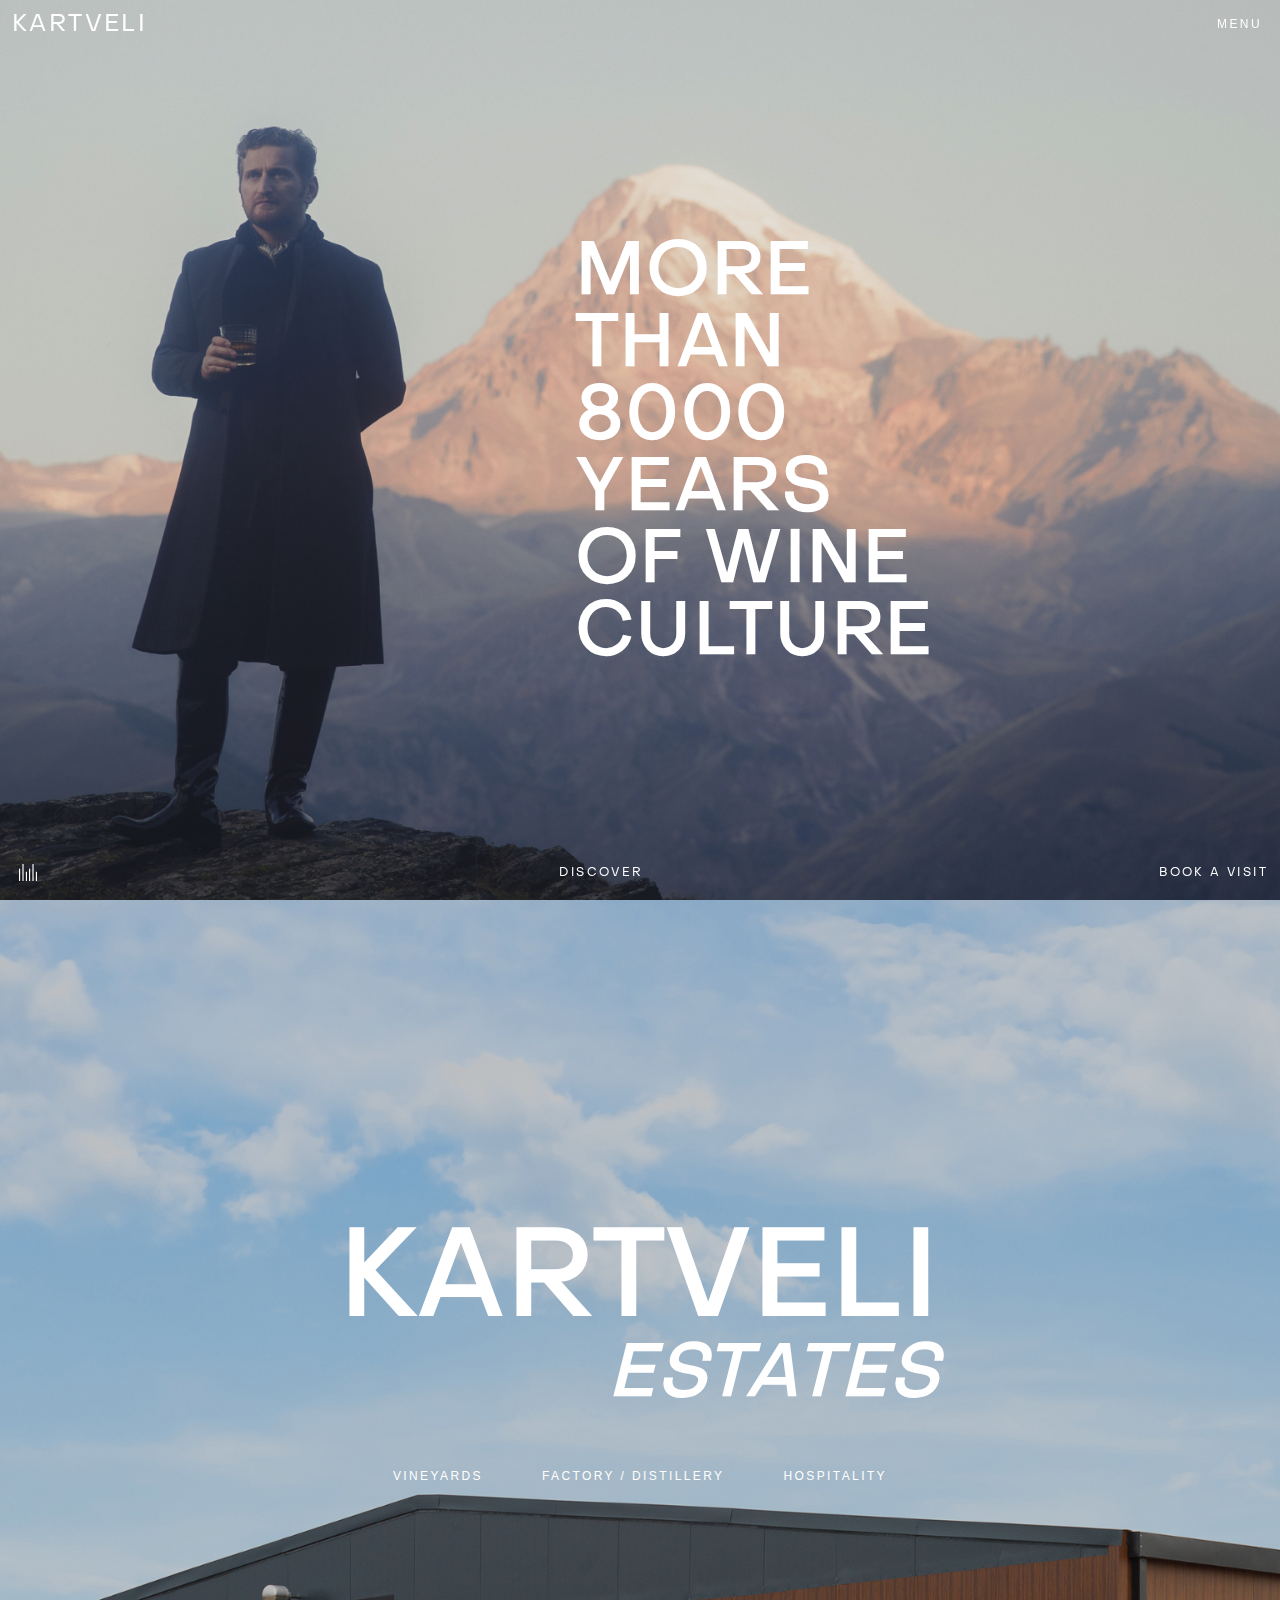
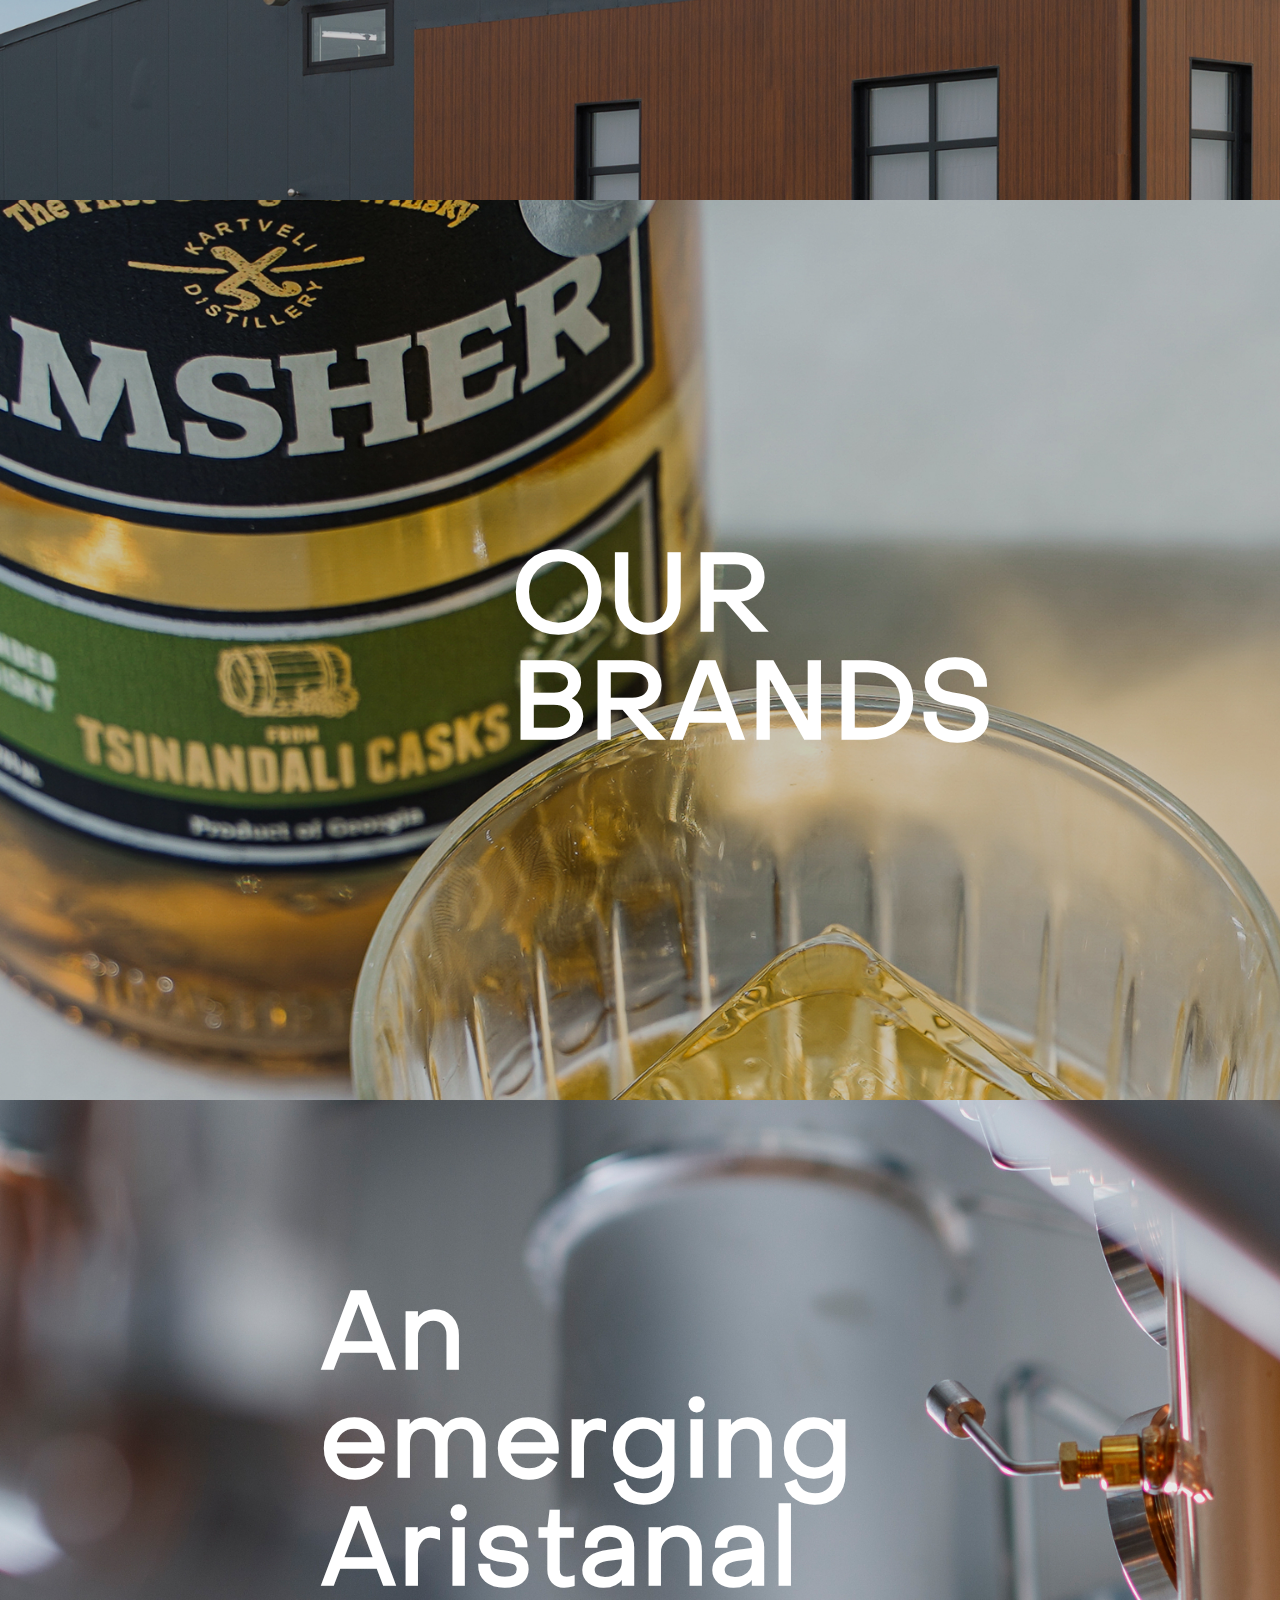
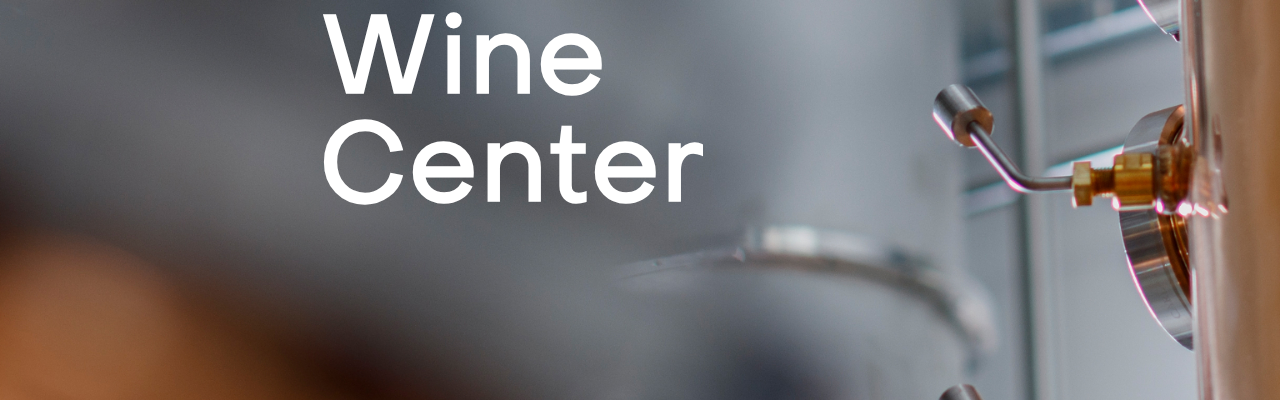
<file: index.html>
<!DOCTYPE html>
<html lang="en">
  <head>
    <meta charset="UTF-8" />
    <meta http-equiv="X-UA-Compatible" content="IE=edge" />
    <meta name="viewport" content="width=device-width, initial-scale=1.0" />
    <link rel="stylesheet" href="./css/main.css" />
    <title>Document</title>
  </head>
  <body>
    <header>
      <div class="line">
        <a href="index.html"> <h1>KARTVELI</h1></a>
        <button id="nav">MENU</button>
      </div>
      <nav id="navbar">
        <ul>
          <li class="empty-li"></li>
          <li class="empty-li"></li>
          <li class="empty-li"></li>
          <li class="empty-li"></li>
          <li class="empty-li"></li>
          <li class="empty-li"></li>
          <li><a href="index.html">HOME</a></li>
          <li><a href="blog.html">BLOG</a></li>
          <li><a href="history.html">HISTORY</a></li>
          <li><a href="strategy.html">STRATEGY</a></li>
          <li><a href="brands.html">OUR BRANDS</a></li>
          <li><a href="estate.html">ESTATE</a></li>
        </ul>
        <div class="flex space-between nav-bottom align-center">
          <div class="flex align-center">
            <img src="./assets/images/instagram.svg" />
            <img src="./assets/images/twitter.svg" />
            <img src="./assets/images/facebook.svg" />
            <a href="contact.html" class="pl-2">CONTACT</a>
          </div>
          <div>
            <a href="#">EN</a>
            <a href="#">GE</a>
          </div>
        </div>
      </nav>
    </header>

    <section class="container section-1">
      <p>More than 8000 Years of Wine Culture</p>
    </section>
    <section class="container section-2">
      <div class="center-box">
        <p class="main-header">KARTVELI</p>
        <p class="italic-comment">Estates</p>
        <div class="flex space-evenly pt-5 mob-but">
          <button class="primary-button">VINEYARDS</button>
          <button class="primary-button">FACTORY / DISTILLERY</button>
          <button class="primary-button">HOSPITALITY</button>
        </div>
      </div>
    </section>

    <section class="container section-3">
      <div class="center-box">
        <p class="main-header">OUR BRANDS</p>
      </div>
    </section>
    <section class="container section-4">
      <div class="center-box">
        <p class="main-header">An emerging Aristanal Wine Center</p>
      </div>
    </section>
    <section class="sticky-bottom flex align-center">
      <img src="./assets/images/sound.svg" />
      <p>DISCOVER</p>
      <p>BOOK A VISIT</p>
    </section>
  </body>
  <script
    src="https://cdnjs.cloudflare.com/ajax/libs/jquery/3.6.0/jquery.min.js"
    integrity="sha512-894YE6QWD5I59HgZOGReFYm4dnWc1Qt5NtvYSaNcOP+u1T9qYdvdihz0PPSiiqn/+/3e7Jo4EaG7TubfWGUrMQ=="
    crossorigin="anonymous"
    referrerpolicy="no-referrer"
  ></script>
  <script src="./js/index.js"></script>
</html>
</file>
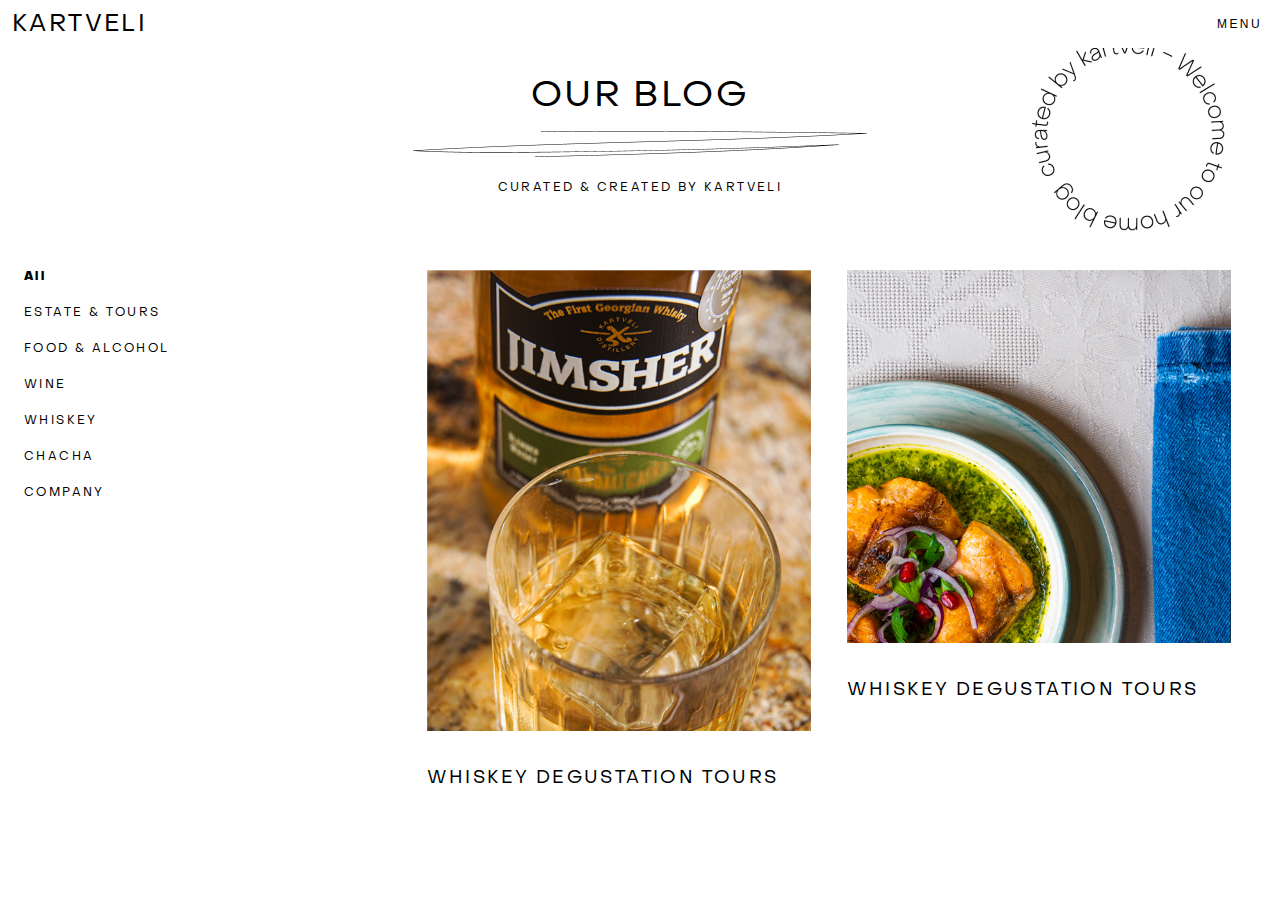
<file: blog.html>
<!DOCTYPE html>
<html lang="en">
  <head>
    <meta charset="UTF-8" />
    <meta http-equiv="X-UA-Compatible" content="IE=edge" />
    <meta name="viewport" content="width=device-width, initial-scale=1.0" />
    <link rel="stylesheet" href="./css/main.css" />
    <title>Document</title>
  </head>
  <body>
    <header class="black">
      <div class="line">
        <a href="index.html"> <h1>KARTVELI</h1></a>
        <button id="nav">MENU</button>
      </div>
      <nav id="navbar">
        <ul>
          <li class="empty-li"></li>
          <li class="empty-li"></li>
          <li class="empty-li"></li>
          <li class="empty-li"></li>
          <li class="empty-li"></li>
          <li class="empty-li"></li>
          <li><a href="index.html">HOME</a></li>
          <li><a href="blog.html">BLOG</a></li>
          <li><a href="history.html">HISTORY</a></li>
          <li><a href="strategy.html">STRATEGY</a></li>
          <li><a href="brands.html">OUR BRANDS</a></li>
          <li><a href="estate.html">ESTATE</a></li>
        </ul>
        <div class="flex space-between nav-bottom align-center">
          <div class="flex align-center">
            <img loading="lazy" src="./assets/images/instagram.svg" />
            <img loading="lazy" src="./assets/images/twitter.svg" />
            <img loading="lazy" src="./assets/images/facebook.svg" />
            <a href="contact.html" class="pl-2">CONTACT</a>
          </div>
          <div>
            <a href="#">EN</a>
            <a href="#">GE</a>
          </div>
        </div>
      </nav>
    </header>

    <section class="quarter-container blog-header">
      <h1>OUR BLOG</h1>
      <img class="line" loading="lazy" src="./assets/images/blog/lines.png" />
      <h2>CURATED & created by kartveli</h2>
      <img
        loading="lazy"
        class="blog-circle"
        src="./assets/images/blog/circletext.png"
      />
    </section>
    <section class="half-container blog">
      <div class="categories">
        <ul>
          <li class="active"><a href="?category=all">All</a></li>
          <li><a href="?category=estate">ESTATE & TOURS</a></li>
          <li><a href="?category=food">FOOD & ALCOHOL</a></li>
          <li><a href="?category=wine">WINE</a></li>
          <li><a href="?category=whiskey">WHISKEY</a></li>
          <li><a href="?category=chacha">CHACHA</a></li>
          <li><a href="?category=company">COMPANY</a></li>
        </ul>
      </div>
      <div class="blogs-container">
        <div class="blogpost">
          <a href="blogpost.html">
            <img
              loading="lazy"
              src="./assets/images/blog/1.png"
              alt="Blog post image"
            />
          </a>
          <a href="blogpost.html"> <p>WHiskey degustation Tours</p></a>
        </div>
        <div class="blogpost">
          <a href="blogpost.html">
            <img
              loading="lazy"
              src="./assets/images/blog/2.png"
              alt="Blog post image"
            />
          </a>
          <a href="blogpost.html"> <p>WHiskey degustation Tours</p></a>
        </div>
      </div>
    </section>
  </body>
  <script
    src="https://cdnjs.cloudflare.com/ajax/libs/jquery/3.6.0/jquery.min.js"
    integrity="sha512-894YE6QWD5I59HgZOGReFYm4dnWc1Qt5NtvYSaNcOP+u1T9qYdvdihz0PPSiiqn/+/3e7Jo4EaG7TubfWGUrMQ=="
    crossorigin="anonymous"
    referrerpolicy="no-referrer"
  ></script>
  <script src="./js/index.js"></script>
</html>
</file>
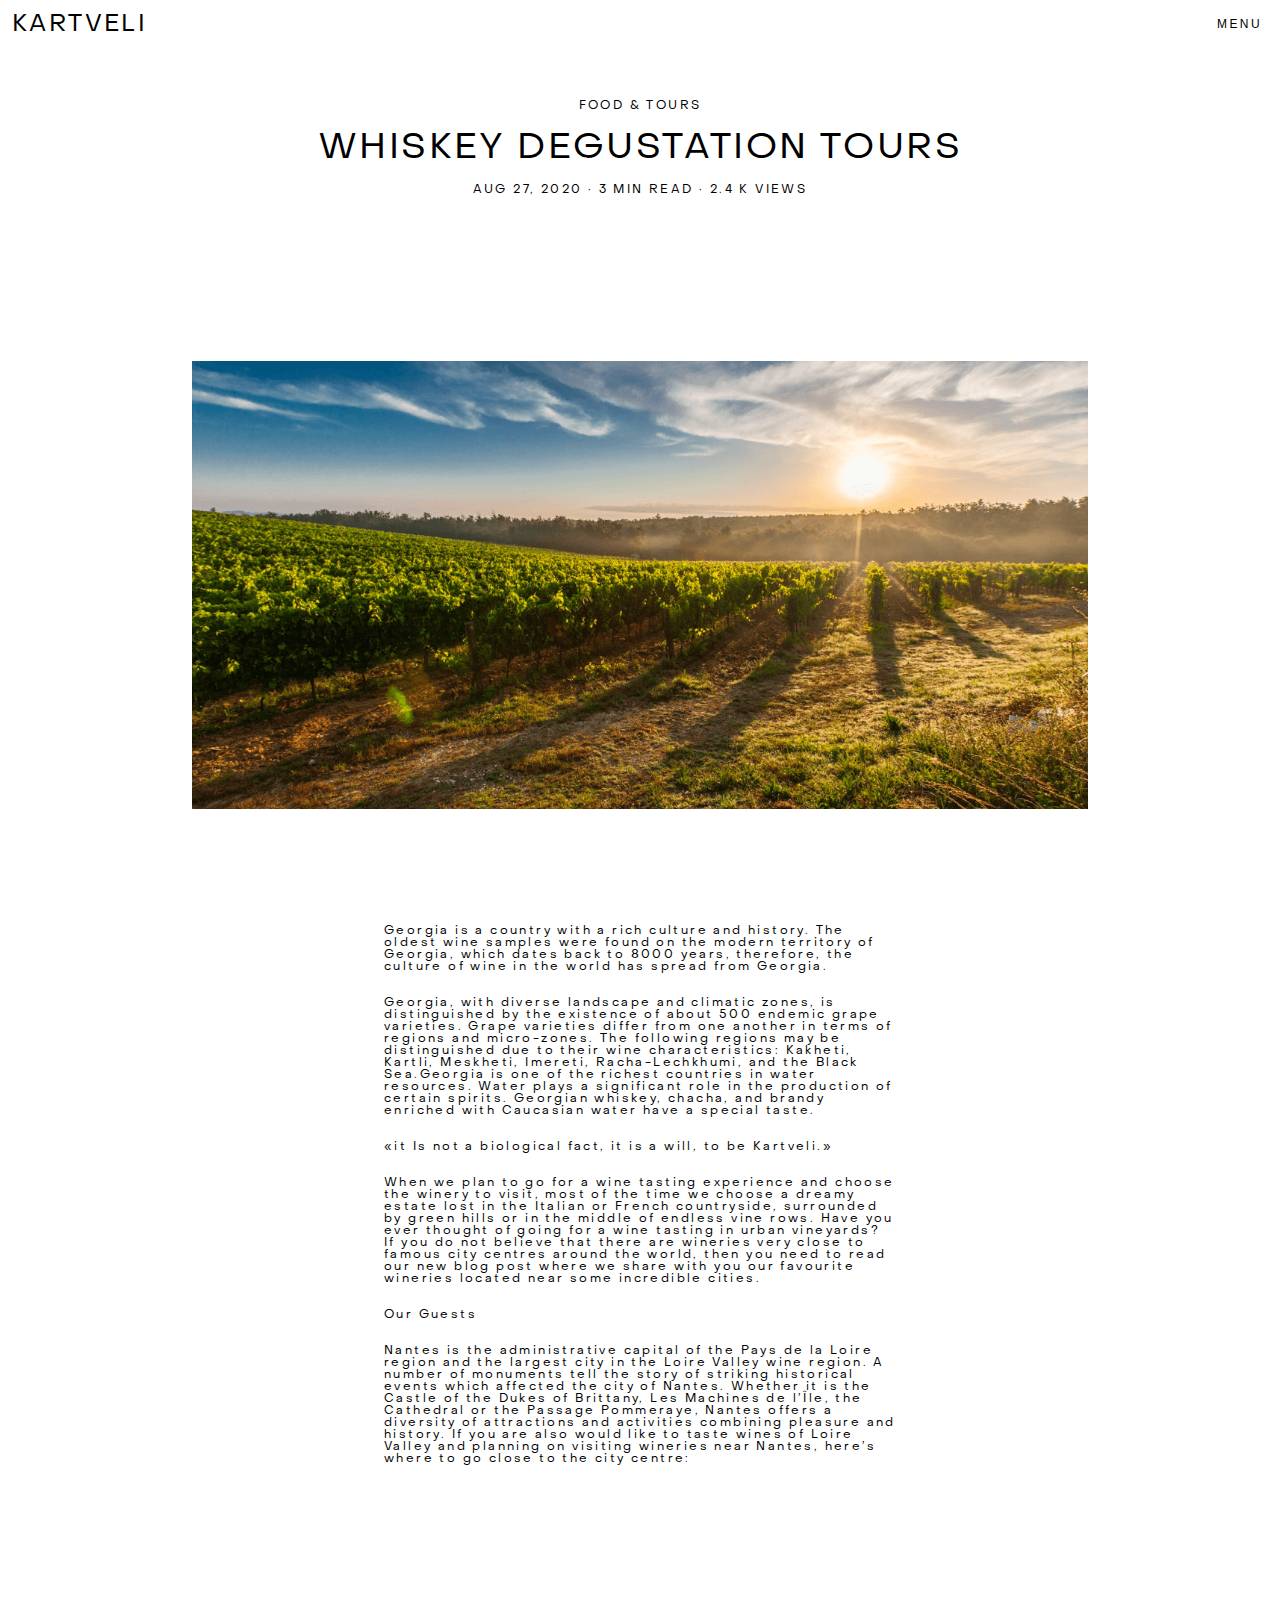
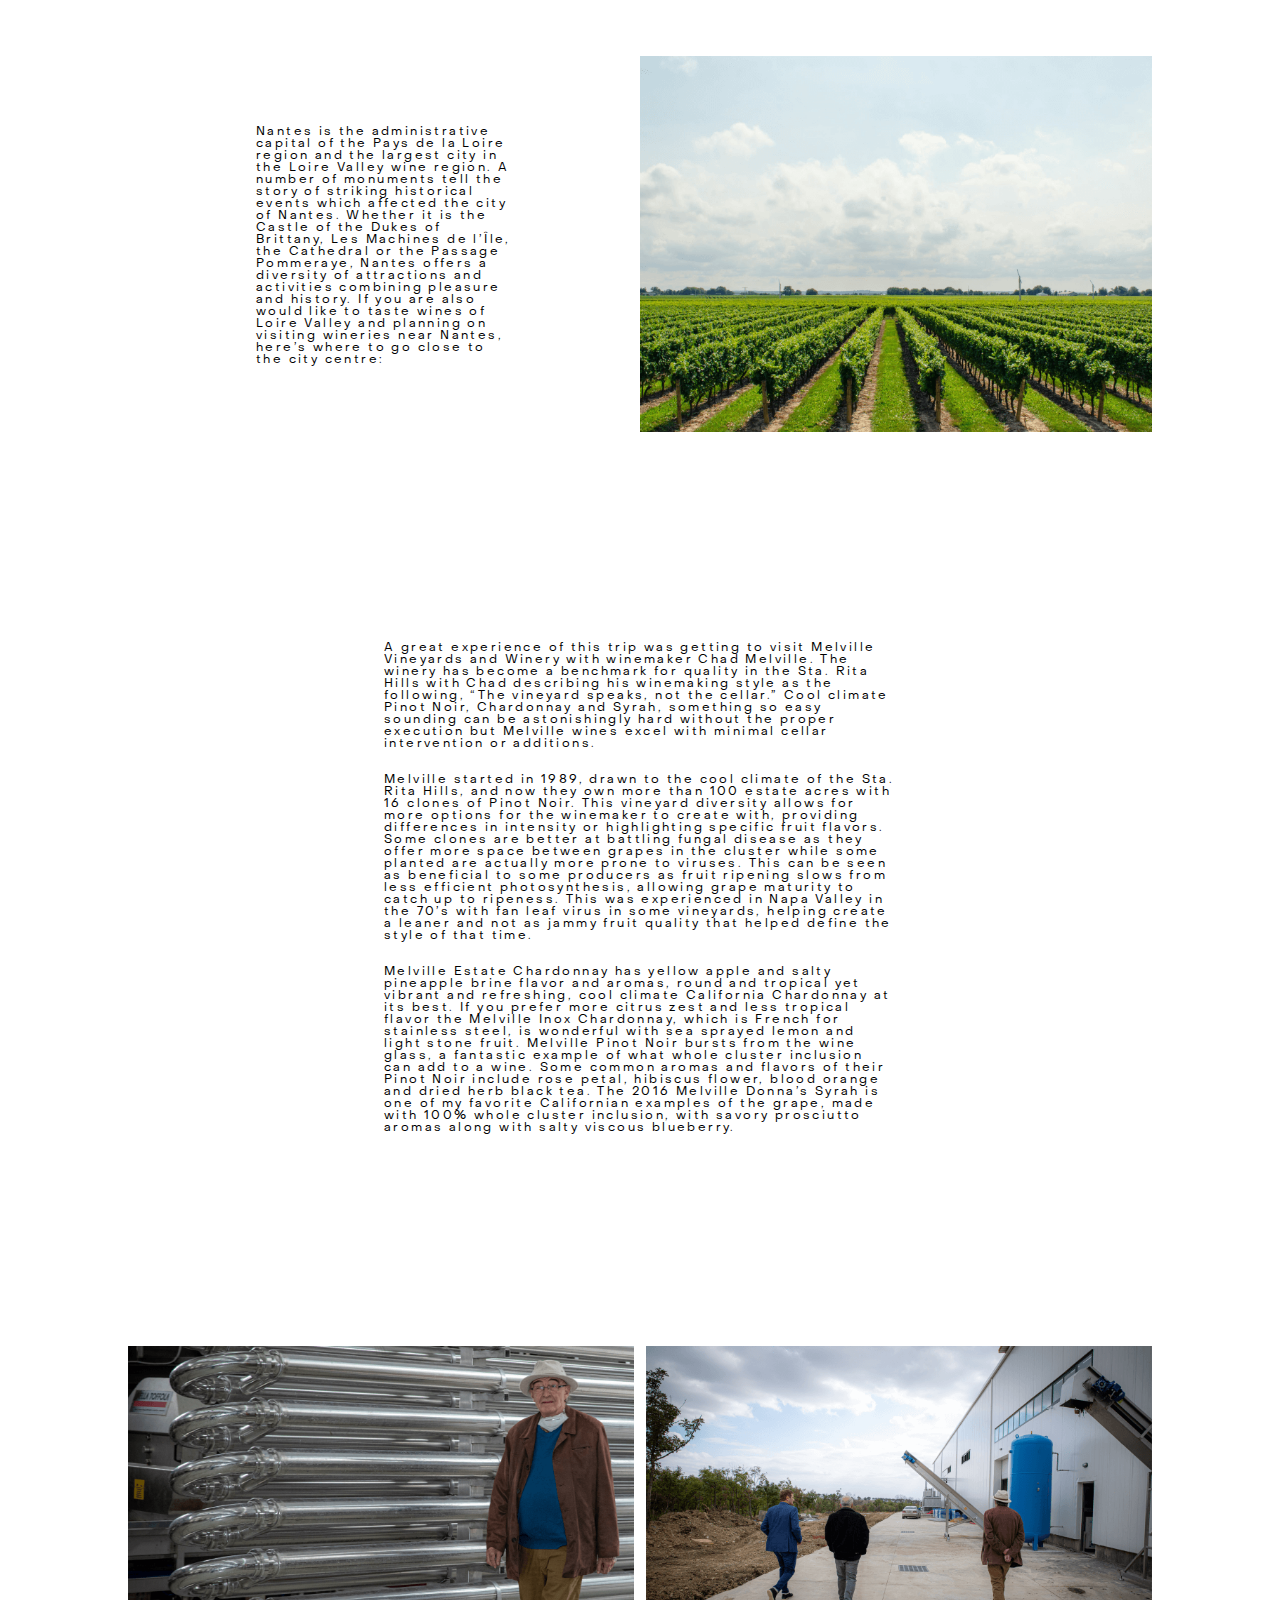
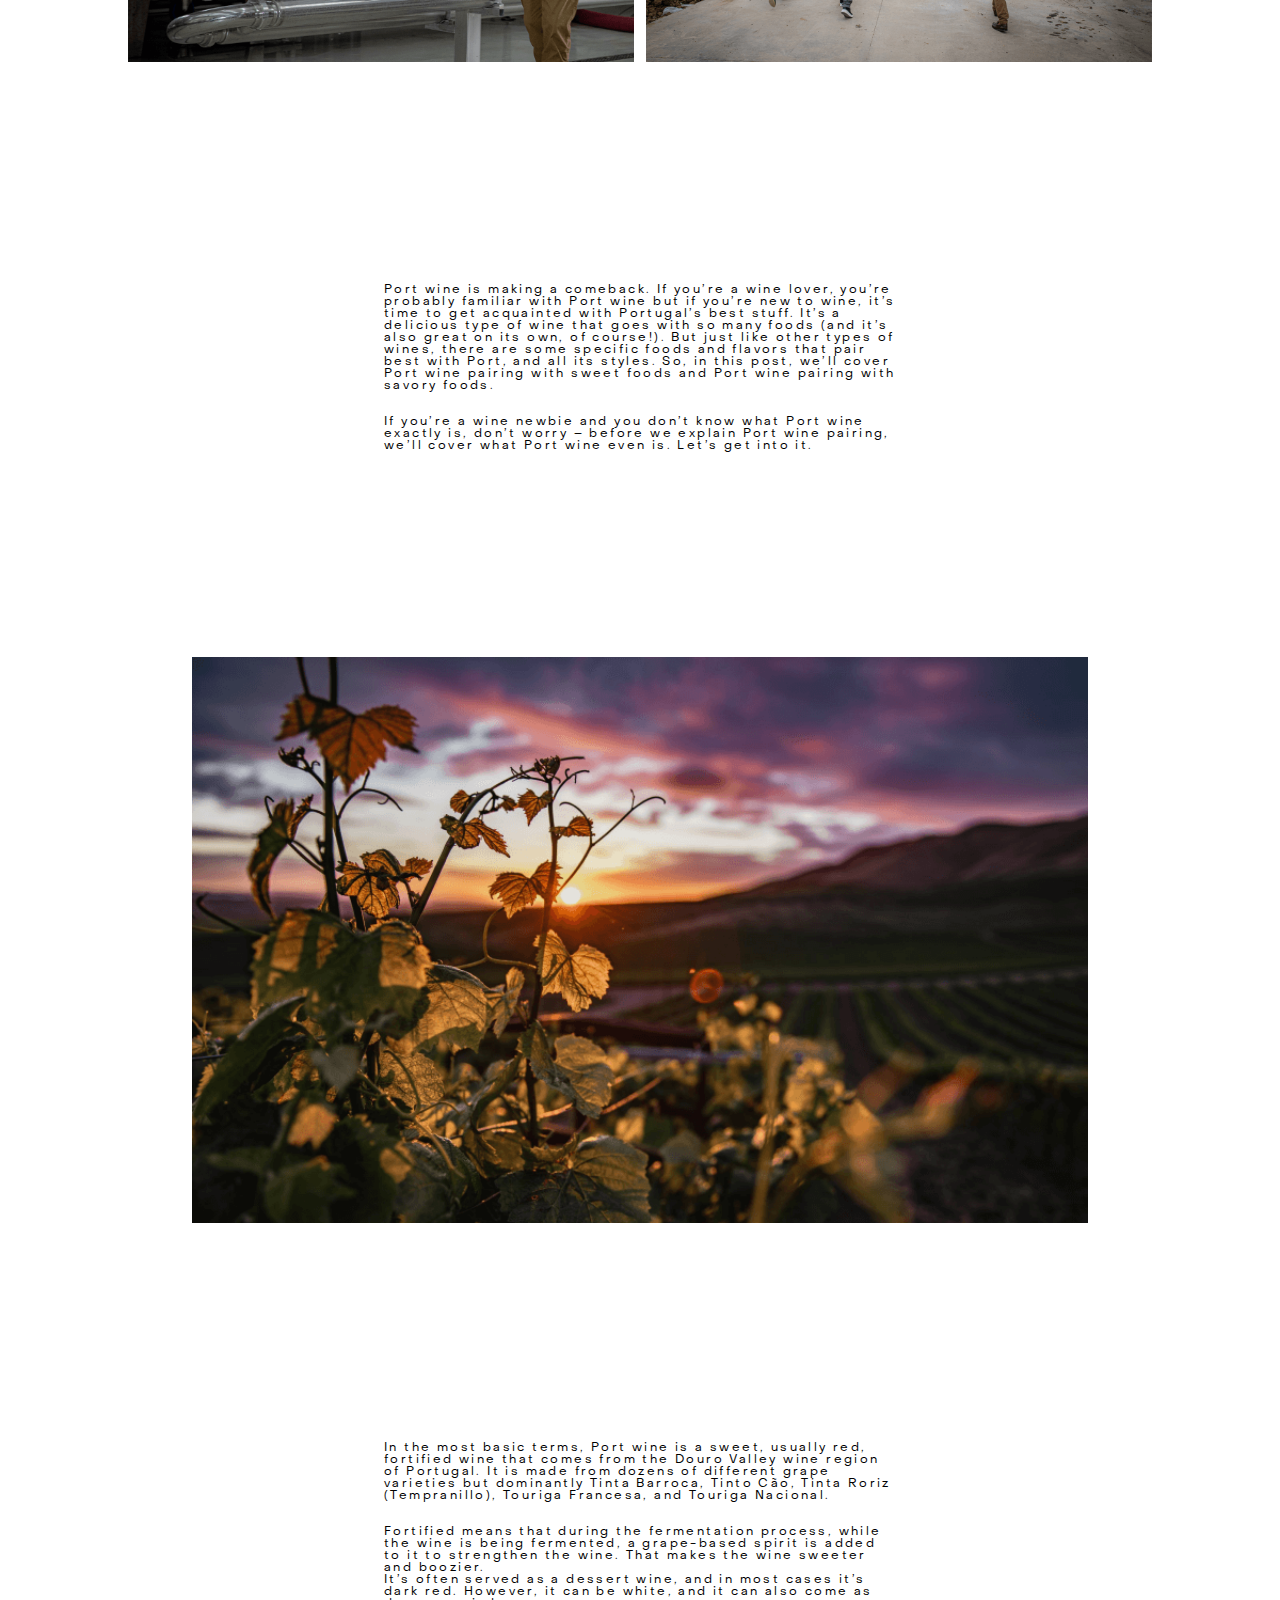
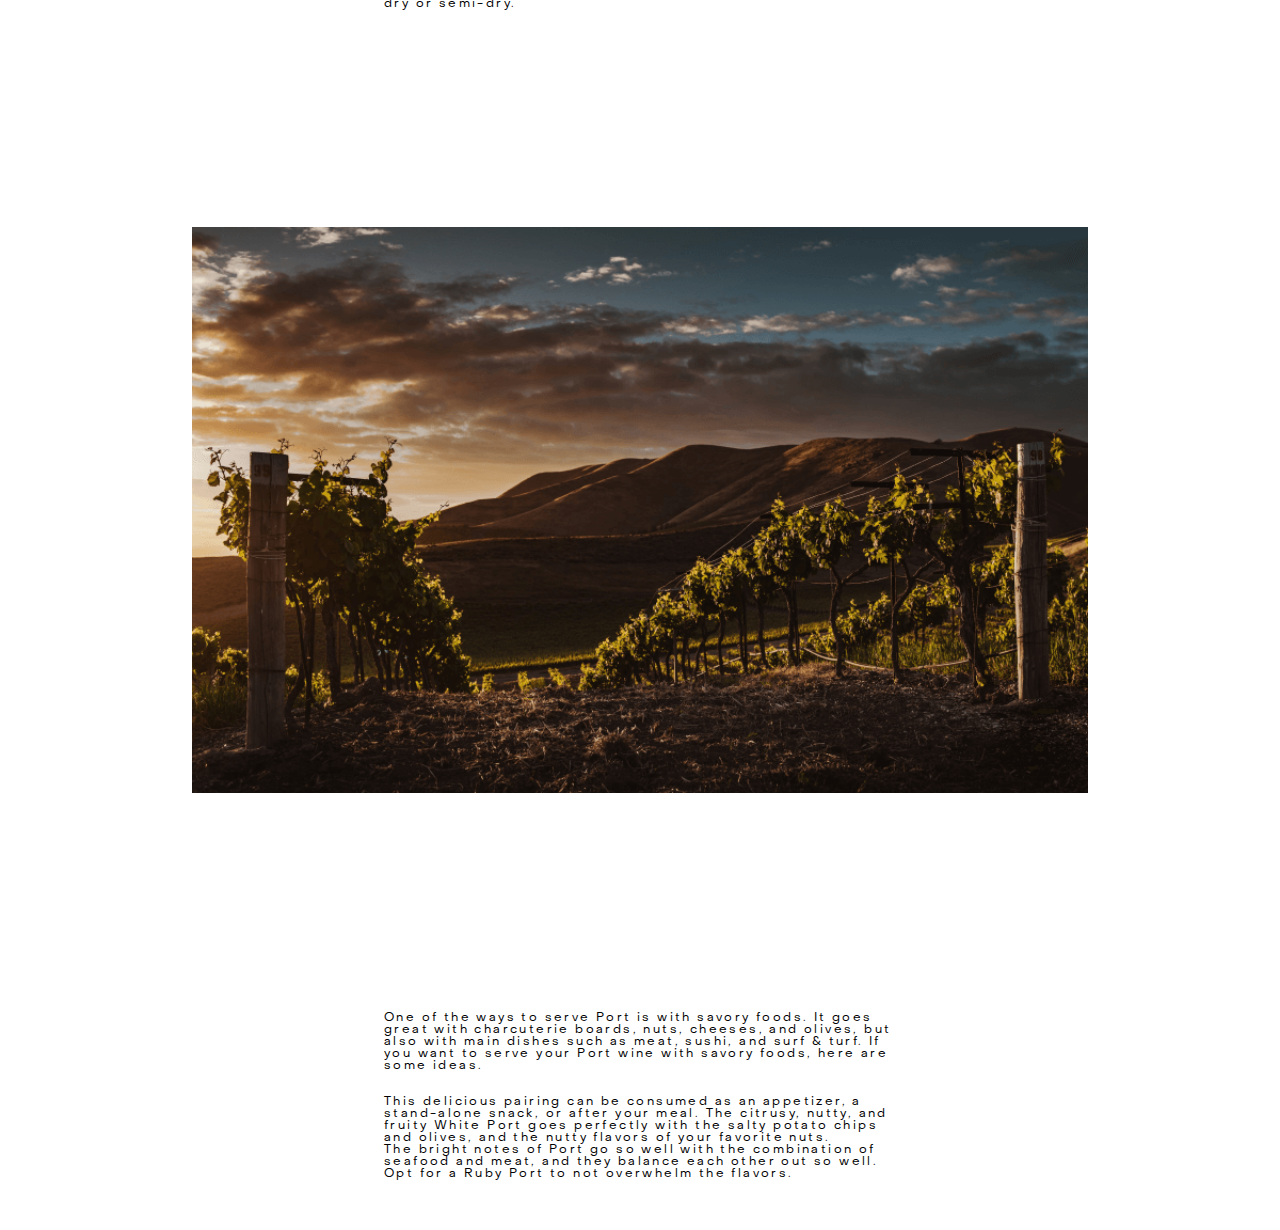
<file: blogpost.html>
<!DOCTYPE html>
<html lang="en">
  <head>
    <meta charset="UTF-8" />
    <meta http-equiv="X-UA-Compatible" content="IE=edge" />
    <meta name="viewport" content="width=device-width, initial-scale=1.0" />
    <link rel="stylesheet" href="./css/main.css" />
    <title>Document</title>
  </head>
  <body>
    <header class="black">
      <div class="line">
        <a href="index.html"> <h1>KARTVELI</h1></a>
        <button id="nav">MENU</button>
      </div>
      <nav id="navbar">
        <ul>
          <li class="empty-li"></li>
          <li class="empty-li"></li>
          <li class="empty-li"></li>
          <li class="empty-li"></li>
          <li class="empty-li"></li>
          <li class="empty-li"></li>
          <li><a href="index.html">HOME</a></li>
          <li><a href="blog.html">BLOG</a></li>
          <li><a href="history.html">HISTORY</a></li>
          <li><a href="strategy.html">STRATEGY</a></li>
          <li><a href="brands.html">OUR BRANDS</a></li>
          <li><a href="estate.html">ESTATE</a></li>
        </ul>
        <div class="flex space-between nav-bottom align-center">
          <div class="flex align-center">
            <img loading="lazy" src="./assets/images/instagram.svg" />
            <img loading="lazy" src="./assets/images/twitter.svg" />
            <img loading="lazy" src="./assets/images/facebook.svg" />
            <a href="contact.html" class="pl-2">CONTACT</a>
          </div>
          <div>
            <a href="#">EN</a>
            <a href="#">GE</a>
          </div>
        </div>
      </nav>
    </header>

    <section class="quarter-container blogpost-header">
      <h2>FOOD & TOURS</h2>
      <h1>WHiskey degustation Tours</h1>
      <p>Aug 27, 2020 · 3 min read · 2.4 K Views</p>
    </section>
    <section class="half-container blogpost-container blogpost-1">
      <img
        src="./assets/images/blogpost/1.png"
        alt="blogpost-container image"
      />
    </section>
    <section class="half-container blogpost-container blogpost-2">
      <p>
        Georgia is a country with a rich culture and history. The oldest wine
        samples were found on the modern territory of Georgia, which dates back
        to 8000 years, therefore, the culture of wine in the world has spread
        from Georgia.
      </p>
      <p>
        Georgia, with diverse landscape and climatic zones, is distinguished by
        the existence of about 500 endemic grape varieties. Grape varieties
        differ from one another in terms of regions and micro-zones. The
        following regions may be distinguished due to their wine
        characteristics: Kakheti, Kartli, Meskheti, Imereti, Racha-Lechkhumi,
        and the Black Sea.Georgia is one of the richest countries in water
        resources. Water plays a significant role in the production of certain
        spirits. Georgian whiskey, chacha, and brandy enriched with Caucasian
        water have a special taste.
      </p>
      <p>«it Is not a biological fact, it is a will, to be Kartveli.»</p>
      <p>
        When we plan to go for a wine tasting experience and choose the winery
        to visit, most of the time we choose a dreamy estate lost in the Italian
        or French countryside, surrounded by green hills or in the middle of
        endless vine rows. Have you ever thought of going for a wine tasting in
        urban vineyards? If you do not believe that there are wineries very
        close to famous city centres around the world, then you need to read our
        new blog post where we share with you our favourite wineries located
        near some incredible cities.
      </p>
      <p>Our Guests</p>
      <p>
        Nantes is the administrative capital of the Pays de la Loire region and
        the largest city in the Loire Valley wine region. A number of monuments
        tell the story of striking historical events which affected the city of
        Nantes. Whether it is the Castle of the Dukes of Brittany, Les Machines
        de l’Île, the Cathedral or the Passage Pommeraye, Nantes offers a
        diversity of attractions and activities combining pleasure and history.
        If you are also would like to taste wines of Loire Valley and planning
        on visiting wineries near Nantes, here’s where to go close to the city
        centre:
      </p>
    </section>
    <section class="half-container blogpost-container blogpost-3">
      <div class="left">
        <p>
          Nantes is the administrative capital of the Pays de la Loire region
          and the largest city in the Loire Valley wine region. A number of
          monuments tell the story of striking historical events which affected
          the city of Nantes. Whether it is the Castle of the Dukes of Brittany,
          Les Machines de l’Île, the Cathedral or the Passage Pommeraye, Nantes
          offers a diversity of attractions and activities combining pleasure
          and history. If you are also would like to taste wines of Loire Valley
          and planning on visiting wineries near Nantes, here’s where to go
          close to the city centre:
        </p>
      </div>
      <div class="right">
        <img
          src="./assets/images/blogpost/2.png"
          alt="blogpost-container image"
        />
      </div>
    </section>
    <section class="half-container blogpost-container blogpost-4">
      <p>
        A great experience of this trip was getting to visit Melville Vineyards
        and Winery with winemaker Chad Melville. The winery has become a
        benchmark for quality in the Sta. Rita Hills with Chad describing his
        winemaking style as the following, “The vineyard speaks, not the
        cellar.” Cool climate Pinot Noir, Chardonnay and Syrah, something so
        easy sounding can be astonishingly hard without the proper execution but
        Melville wines excel with minimal cellar intervention or additions.
      </p>
      <p>
        Melville started in 1989, drawn to the cool climate of the Sta. Rita
        Hills, and now they own more than 100 estate acres with 16 clones of
        Pinot Noir. This vineyard diversity allows for more options for the
        winemaker to create with, providing differences in intensity or
        highlighting specific fruit flavors. Some clones are better at battling
        fungal disease as they offer more space between grapes in the cluster
        while some planted are actually more prone to viruses. This can be seen
        as beneficial to some producers as fruit ripening slows from less
        efficient photosynthesis, allowing grape maturity to catch up to
        ripeness. This was experienced in Napa Valley in the 70’s with fan leaf
        virus in some vineyards, helping create a leaner and not as jammy fruit
        quality that helped define the style of that time.
      </p>
      <p>
        Melville Estate Chardonnay has yellow apple and salty pineapple brine
        flavor and aromas, round and tropical yet vibrant and refreshing, cool
        climate California Chardonnay at its best. If you prefer more citrus
        zest and less tropical flavor the Melville Inox Chardonnay, which is
        French for stainless steel, is wonderful with sea sprayed lemon and
        light stone fruit. Melville Pinot Noir bursts from the wine glass, a
        fantastic example of what whole cluster inclusion can add to a wine.
        Some common aromas and flavors of their Pinot Noir include rose petal,
        hibiscus flower, blood orange and dried herb black tea. The 2016
        Melville Donna’s Syrah is one of my favorite Californian examples of the
        grape, made with 100% whole cluster inclusion, with savory prosciutto
        aromas along with salty viscous blueberry.
      </p>
    </section>
    <section class="half-container blogpost-container blogpost-5">
      <div class="left">
        <img
          src="./assets/images/blogpost/3.png"
          alt="blogpost-container image"
        />
      </div>
      <div class="right">
        <img
          src="./assets/images/blogpost/4.png"
          alt="blogpost-container image"
        />
      </div>
    </section>
    <section class="quarter-container blogpost-container blogpost-4">
      <p>
        Port wine is making a comeback. If you’re a wine lover, you’re probably
        familiar with Port wine but if you’re new to wine, it’s time to get
        acquainted with Portugal’s best stuff. It’s a delicious type of wine
        that goes with so many foods (and it’s also great on its own, of
        course!). But just like other types of wines, there are some specific
        foods and flavors that pair best with Port, and all its styles. So, in
        this post, we’ll cover Port wine pairing with sweet foods and Port wine
        pairing with savory foods.
      </p>
      <p>
        If you’re a wine newbie and you don’t know what Port wine exactly is,
        don’t worry – before we explain Port wine pairing, we’ll cover what Port
        wine even is. Let’s get into it.
      </p>
    </section>
    <section class="container blogpost-container blogpost-1">
      <img src="./assets/images/blogpost/5.png" alt="" />
    </section>
    <section class="quarter-container blogpost-container blogpost-4">
      <p>
        In the most basic terms, Port wine is a sweet, usually red, fortified
        wine that comes from the Douro Valley wine region of Portugal. It is
        made from dozens of different grape varieties but dominantly Tinta
        Barroca, Tinto Cão, Tinta Roriz (Tempranillo), Touriga Francesa, and
        Touriga Nacional.
      </p>
      <p>
        Fortified means that during the fermentation process, while the wine is
        being fermented, a grape-based spirit is added to it to strengthen the
        wine. That makes the wine sweeter and boozier.
      </p>
      It’s often served as a dessert wine, and in most cases it’s dark red.
      However, it can be white, and it can also come as dry or semi-dry.
      <p></p>
    </section>
    <section class="container blogpost-container blogpost-1">
      <img src="./assets/images/blogpost/6.png" alt="" />
    </section>
    <section class="quarter-container blogpost-container blogpost-4">
      <p>
        One of the ways to serve Port is with savory foods. It goes great with
        charcuterie boards, nuts, cheeses, and olives, but also with main dishes
        such as meat, sushi, and surf & turf. If you want to serve your Port
        wine with savory foods, here are some ideas.
      </p>
      <p>
        This delicious pairing can be consumed as an appetizer, a stand-alone
        snack, or after your meal. The citrusy, nutty, and fruity White Port
        goes perfectly with the salty potato chips and olives, and the nutty
        flavors of your favorite nuts.
      </p>
      The bright notes of Port go so well with the combination of seafood and
      meat, and they balance each other out so well. Opt for a Ruby Port to not
      overwhelm the flavors.

      <p></p>
    </section>
  </body>
  <script
    src="https://cdnjs.cloudflare.com/ajax/libs/jquery/3.6.0/jquery.min.js"
    integrity="sha512-894YE6QWD5I59HgZOGReFYm4dnWc1Qt5NtvYSaNcOP+u1T9qYdvdihz0PPSiiqn/+/3e7Jo4EaG7TubfWGUrMQ=="
    crossorigin="anonymous"
    referrerpolicy="no-referrer"
  ></script>
  <script src="./js/index.js"></script>
</html>
</file>
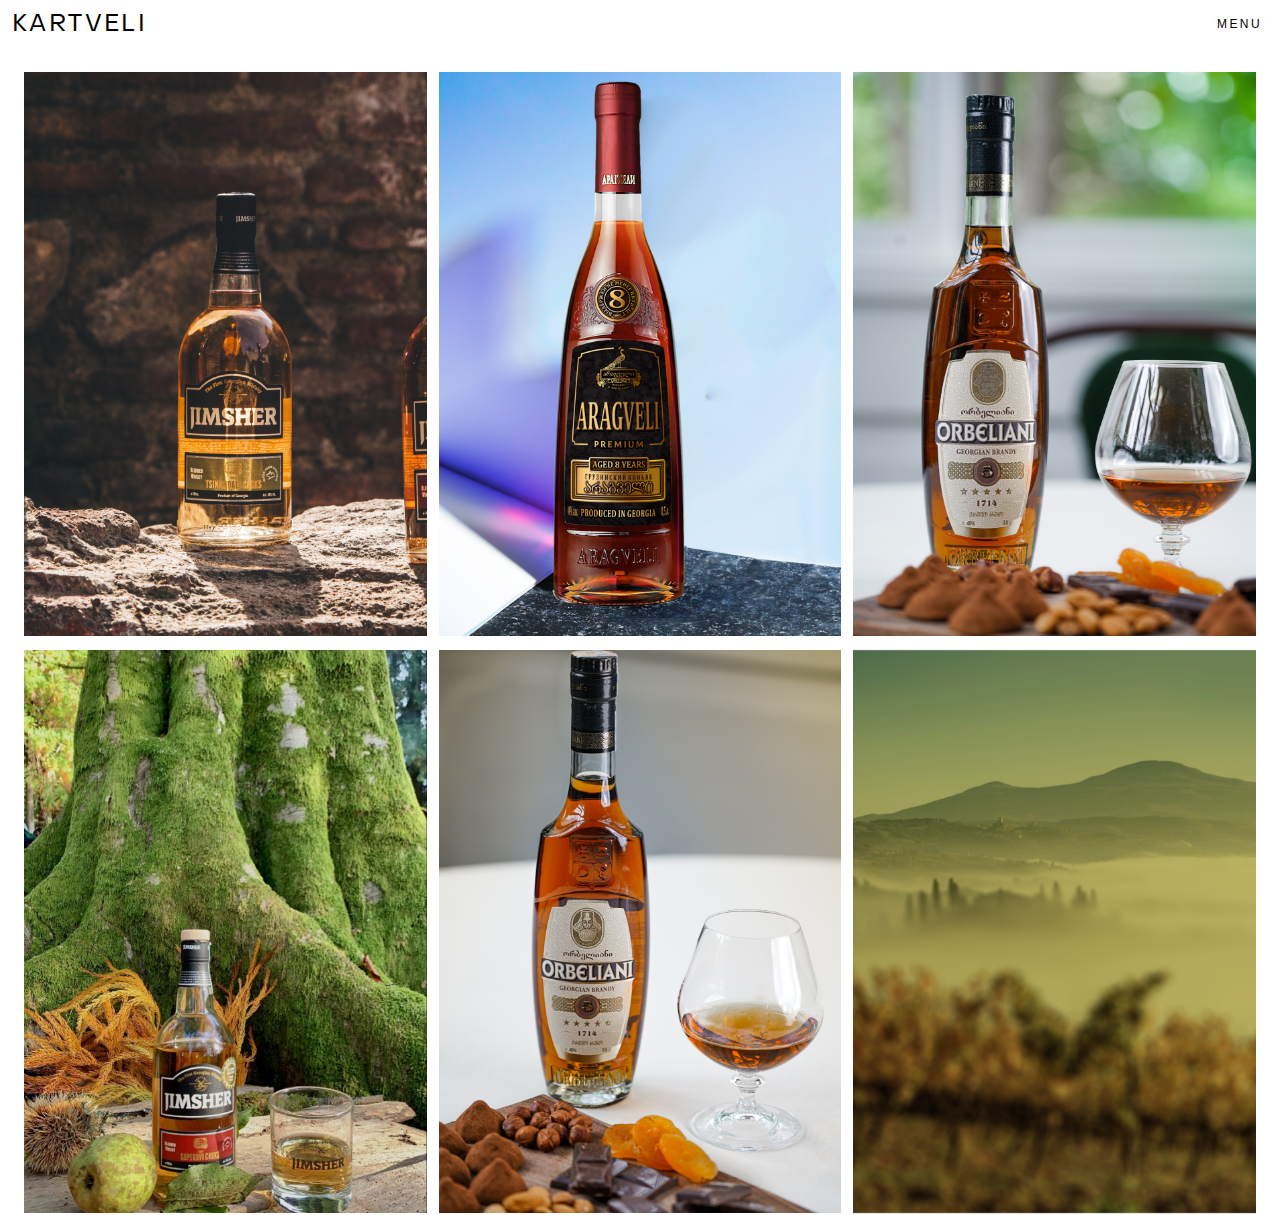
<file: brands.html>
<!DOCTYPE html>
<html lang="en">
  <head>
    <meta charset="UTF-8" />
    <meta http-equiv="X-UA-Compatible" content="IE=edge" />
    <meta name="viewport" content="width=device-width, initial-scale=1.0" />
    <link rel="stylesheet" href="./css/main.css" />
    <title>Document</title>
  </head>
  <body>
    <header class="black">
      <div class="line">
        <a href="index.html"> <h1>KARTVELI</h1></a>
        <button id="nav">MENU</button>
      </div>
      <nav id="navbar">
        <ul>
          <li class="empty-li"></li>
          <li class="empty-li"></li>
          <li class="empty-li"></li>
          <li class="empty-li"></li>
          <li class="empty-li"></li>
          <li class="empty-li"></li>
          <li><a href="index.html">HOME</a></li>
          <li><a href="blog.html">BLOG</a></li>
          <li><a href="history.html">HISTORY</a></li>
          <li><a href="strategy.html">STRATEGY</a></li>
          <li><a href="brands.html">OUR BRANDS</a></li>
          <li><a href="estate.html">ESTATE</a></li>
        </ul>
        <div class="flex space-between nav-bottom align-center">
          <div class="flex align-center">
            <img src="./assets/images/instagram.svg" />
            <img src="./assets/images/twitter.svg" />
            <img src="./assets/images/facebook.svg" />
            <a href="contact.html" class="pl-2">CONTACT</a>
          </div>
          <div>
            <a href="#">EN</a>
            <a href="#">GE</a>
          </div>
        </div>
      </nav>
    </header>

    <section class="container brands">
      <a href="jimsher.html">
        <div class="brand-container">
          <img src="./assets/images/jimsher.png" />
          <div class="hover-effect">
            <div class="text">View Jimsher</div>
          </div>
        </div>
      </a>
      <a href="aragveli.html">
        <div class="brand-container">
          <img src="./assets/images/aragveli.png" />
          <div class="hover-effect">
            <div class="text">View Aragveli</div>
          </div>
        </div>
      </a>
      <a href="orbeliani.html">
        <div class="brand-container">
          <img src="./assets/images/orbeliani.png" />
          <div class="hover-effect">
            <div class="text">View Orbeliani</div>
          </div>
        </div>
      </a>
      <a href="aramiands.html">
        <div class="brand-container">
          <img src="./assets/images/aramiands.png" />
          <div class="hover-effect">
            <div class="text">View Aramiands</div>
          </div>
        </div>
      </a>
      <a href="gvariani.html"
        ><div class="brand-container">
          <img src="./assets/images/gvariani.png" />
          <div class="hover-effect">
            <div class="text">View Gvariani</div>
          </div>
        </div></a
      >
      <a href="qartvalley.html">
        <div class="brand-container">
          <img src="./assets/images/qartvalley.png" />
          <div class="hover-effect">
            <div class="text">View Qartvalley</div>
          </div>
        </div></a
      >
    </section>
  </body>
  <script
    src="https://cdnjs.cloudflare.com/ajax/libs/jquery/3.6.0/jquery.min.js"
    integrity="sha512-894YE6QWD5I59HgZOGReFYm4dnWc1Qt5NtvYSaNcOP+u1T9qYdvdihz0PPSiiqn/+/3e7Jo4EaG7TubfWGUrMQ=="
    crossorigin="anonymous"
    referrerpolicy="no-referrer"
  ></script>
  <script src="./js/index.js"></script>
</html>
</file>
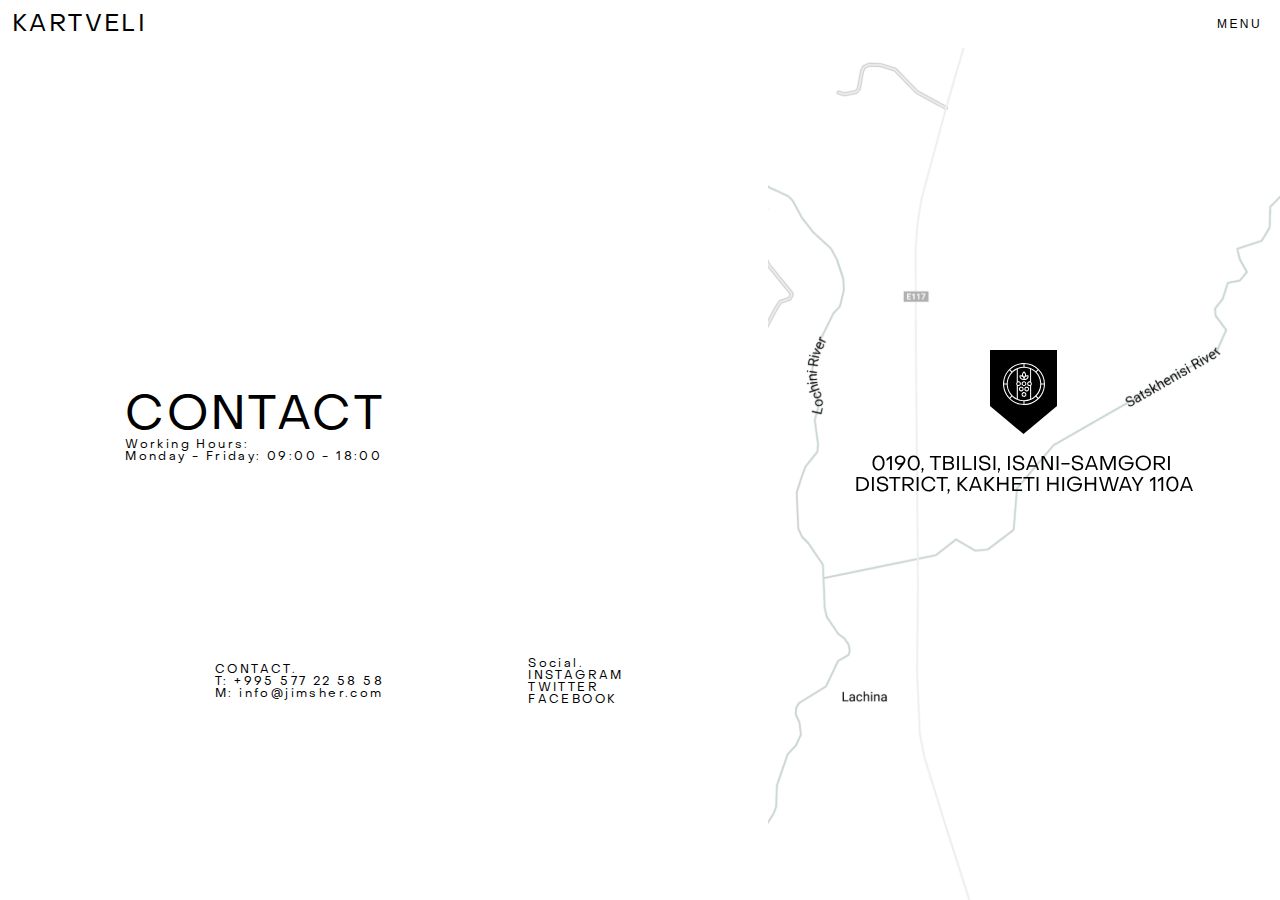
<file: contact.html>
<!DOCTYPE html>
<html lang="en">
  <head>
    <meta charset="UTF-8" />
    <meta http-equiv="X-UA-Compatible" content="IE=edge" />
    <meta name="viewport" content="width=device-width, initial-scale=1.0" />
    <link rel="stylesheet" href="./css/main.css" />
    <title>Document</title>
  </head>
  <body>
    <header class="black">
      <div class="line">
        <a href="index.html"> <h1>KARTVELI</h1></a>
        <button id="nav">MENU</button>
      </div>
      <nav id="navbar">
        <ul>
          <li class="empty-li"></li>
          <li class="empty-li"></li>
          <li class="empty-li"></li>
          <li class="empty-li"></li>
          <li class="empty-li"></li>
          <li class="empty-li"></li>
          <li><a href="index.html">HOME</a></li>
          <li><a href="blog.html">BLOG</a></li>
          <li><a href="history.html">HISTORY</a></li>
          <li><a href="strategy.html">STRATEGY</a></li>
          <li><a href="brands.html">OUR BRANDS</a></li>
          <li><a href="estate.html">ESTATE</a></li>
        </ul>
        <div class="flex space-between nav-bottom align-center">
          <div class="flex align-center">
            <img src="./assets/images/instagram.svg" />
            <img src="./assets/images/twitter.svg" />
            <img src="./assets/images/facebook.svg" />
            <a href="contact.html" class="pl-2">CONTACT</a>
          </div>
          <div>
            <a href="#">EN</a>
            <a href="#">GE</a>
          </div>
        </div>
      </nav>
    </header>

    <section class="container contact">
      <div class="left">
        <div class="flex column topleft">
          <h1>CONTACT</h1>
          <p>Working Hours:</p>
          <p>Monday - Friday: 09:00 - 18:00</p>
        </div>
        <div class="empty"></div>
        <div class="flex column bottomleft">
          <p>CONTACT.</p>
          <p>T: +995 577 22 58 58</p>
          <p>M: info@jimsher.com</p>
        </div>
        <div class="flex column bottomright">
          <p>Social.</p>
          <p>INSTAGRAM</p>
          <p>TWITTER</p>
          <p>FACEBOOK</p>
        </div>
      </div>

      <div
        class="right"
        onClick="(function(){
            window.location='https://goo.gl/maps/b77RgzWirSN4Jjab6';
            return false;
        })();return false;"
      ></div>
    </section>
  </body>
  <script
    src="https://cdnjs.cloudflare.com/ajax/libs/jquery/3.6.0/jquery.min.js"
    integrity="sha512-894YE6QWD5I59HgZOGReFYm4dnWc1Qt5NtvYSaNcOP+u1T9qYdvdihz0PPSiiqn/+/3e7Jo4EaG7TubfWGUrMQ=="
    crossorigin="anonymous"
    referrerpolicy="no-referrer"
  ></script>
  <script src="./js/index.js"></script>
</html>
</file>
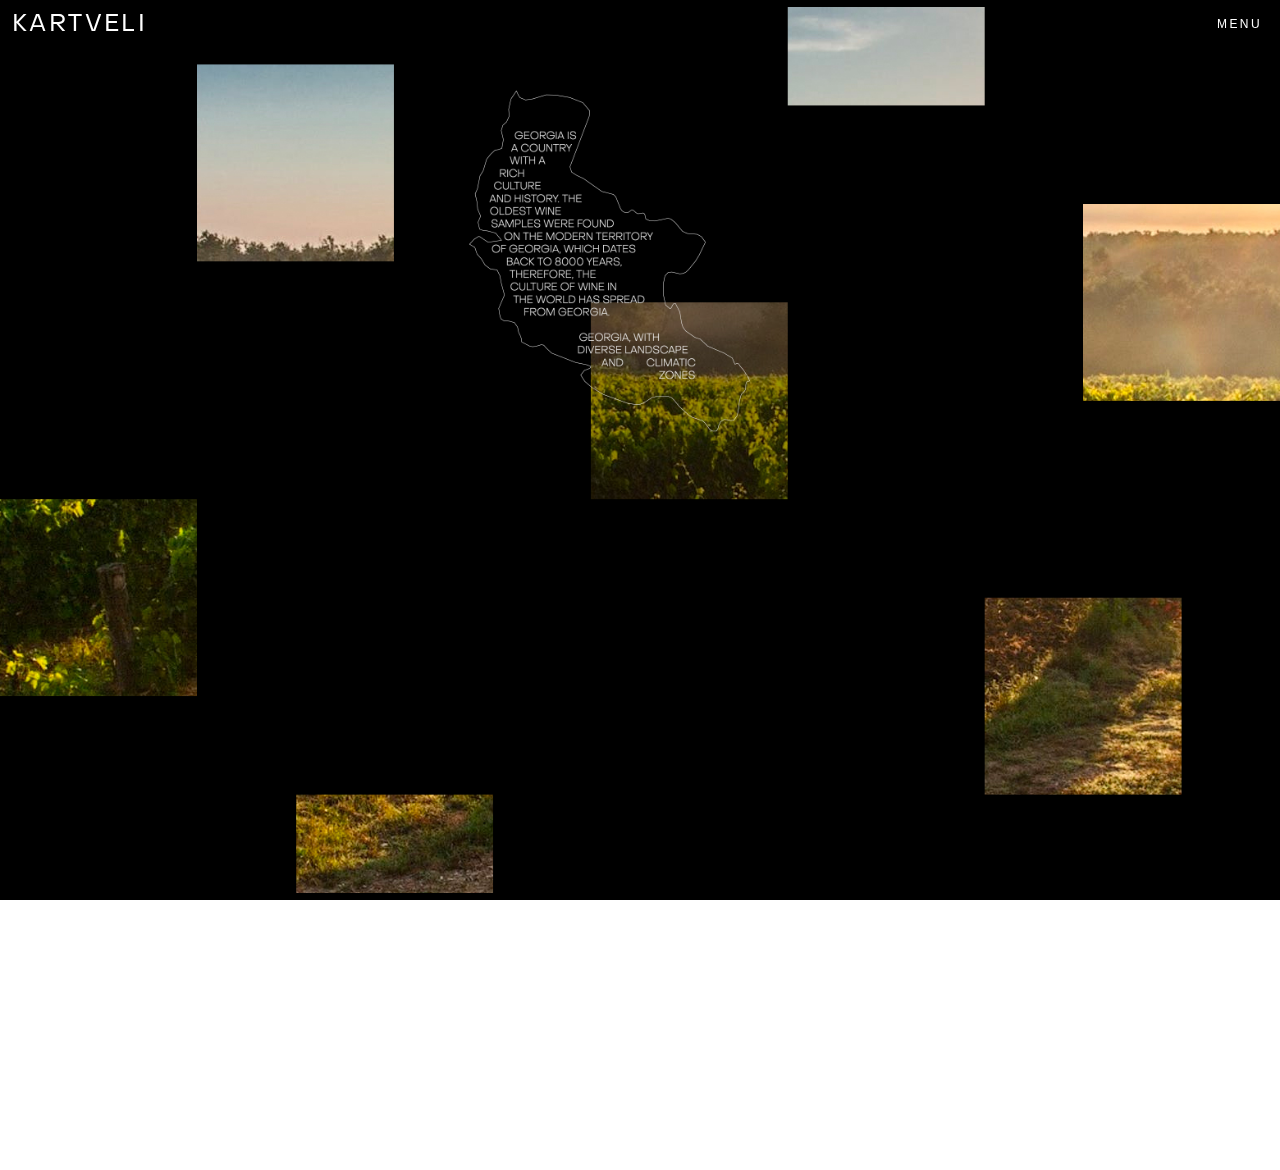
<file: estate.html>
<!DOCTYPE html>
<html lang="en">
  <head>
    <meta charset="UTF-8" />
    <meta http-equiv="X-UA-Compatible" content="IE=edge" />
    <meta name="viewport" content="width=device-width, initial-scale=1.0" />
    <link rel="stylesheet" href="./css/main.css" />
    <title>Document</title>
  </head>
  <body>
    <header>
      <div class="line">
        <a href="index.html"> <h1>KARTVELI</h1></a>
        <button id="nav">MENU</button>
      </div>
      <nav id="navbar">
        <ul>
          <li class="empty-li"></li>
          <li class="empty-li"></li>
          <li class="empty-li"></li>
          <li class="empty-li"></li>
          <li class="empty-li"></li>
          <li class="empty-li"></li>
          <li><a href="index.html">HOME</a></li>
          <li><a href="blog.html">BLOG</a></li>
          <li><a href="history.html">HISTORY</a></li>
          <li><a href="strategy.html">STRATEGY</a></li>
          <li><a href="brands.html">OUR BRANDS</a></li>
          <li><a href="estate.html">ESTATE</a></li>
        </ul>
        <div class="flex space-between nav-bottom align-center">
          <div class="flex align-center">
            <img loading="lazy" src="./assets/images/instagram.svg" />
            <img loading="lazy" src="./assets/images/twitter.svg" />
            <img loading="lazy" src="./assets/images/facebook.svg" />
            <a href="contact.html" class="pl-2">CONTACT</a>
          </div>
          <div>
            <a href="#">EN</a>
            <a href="#">GE</a>
          </div>
        </div>
      </nav>
    </header>
    <section class="container estate">
      <ul>
        <li></li>
        <li></li>
        <li></li>
        <li></li>
        <li></li>
        <li></li>
        <li></li>
        <li></li>
        <li></li>
        <li></li>
      </ul>
    </section>

    <section class="quarter-container blog-header"></section>
  </body>
  <script
    src="https://cdnjs.cloudflare.com/ajax/libs/jquery/3.6.0/jquery.min.js"
    integrity="sha512-894YE6QWD5I59HgZOGReFYm4dnWc1Qt5NtvYSaNcOP+u1T9qYdvdihz0PPSiiqn/+/3e7Jo4EaG7TubfWGUrMQ=="
    crossorigin="anonymous"
    referrerpolicy="no-referrer"
  ></script>
  <script src="./js/index.js"></script>
</html>
</file>
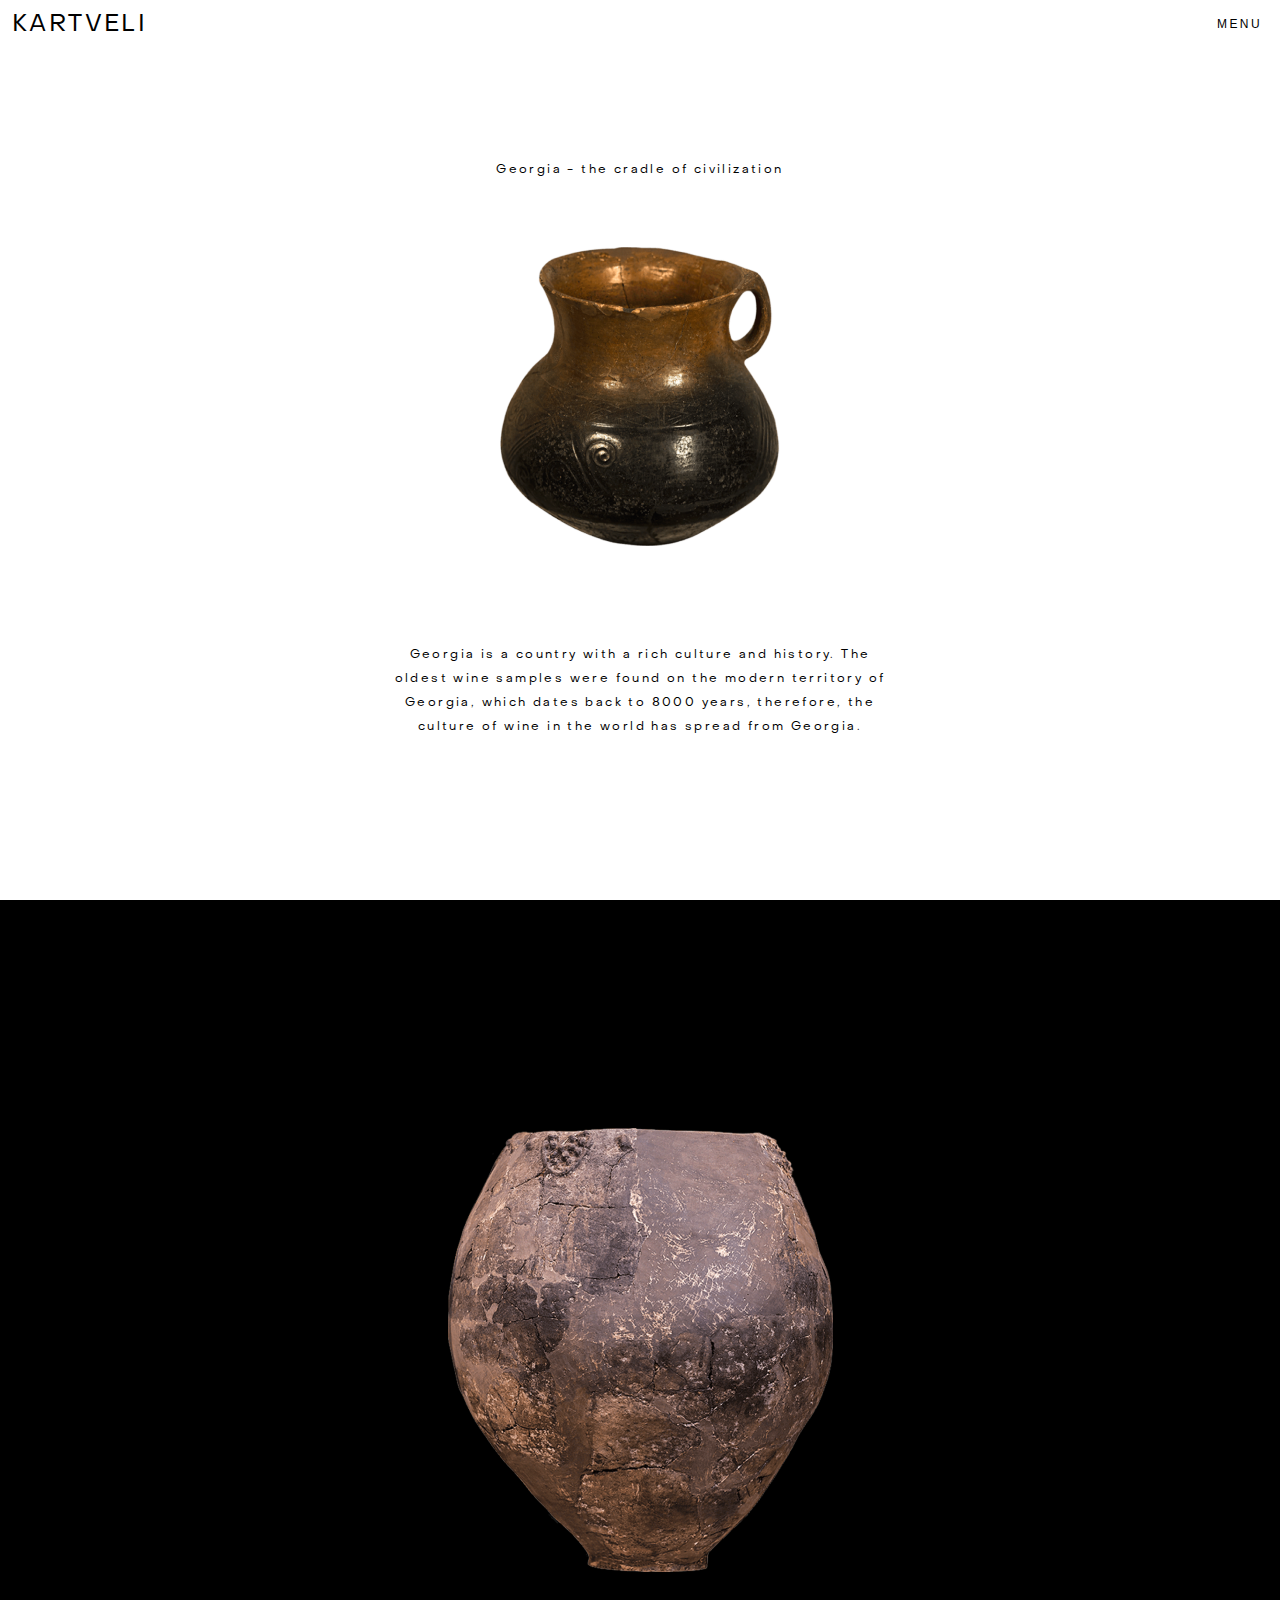
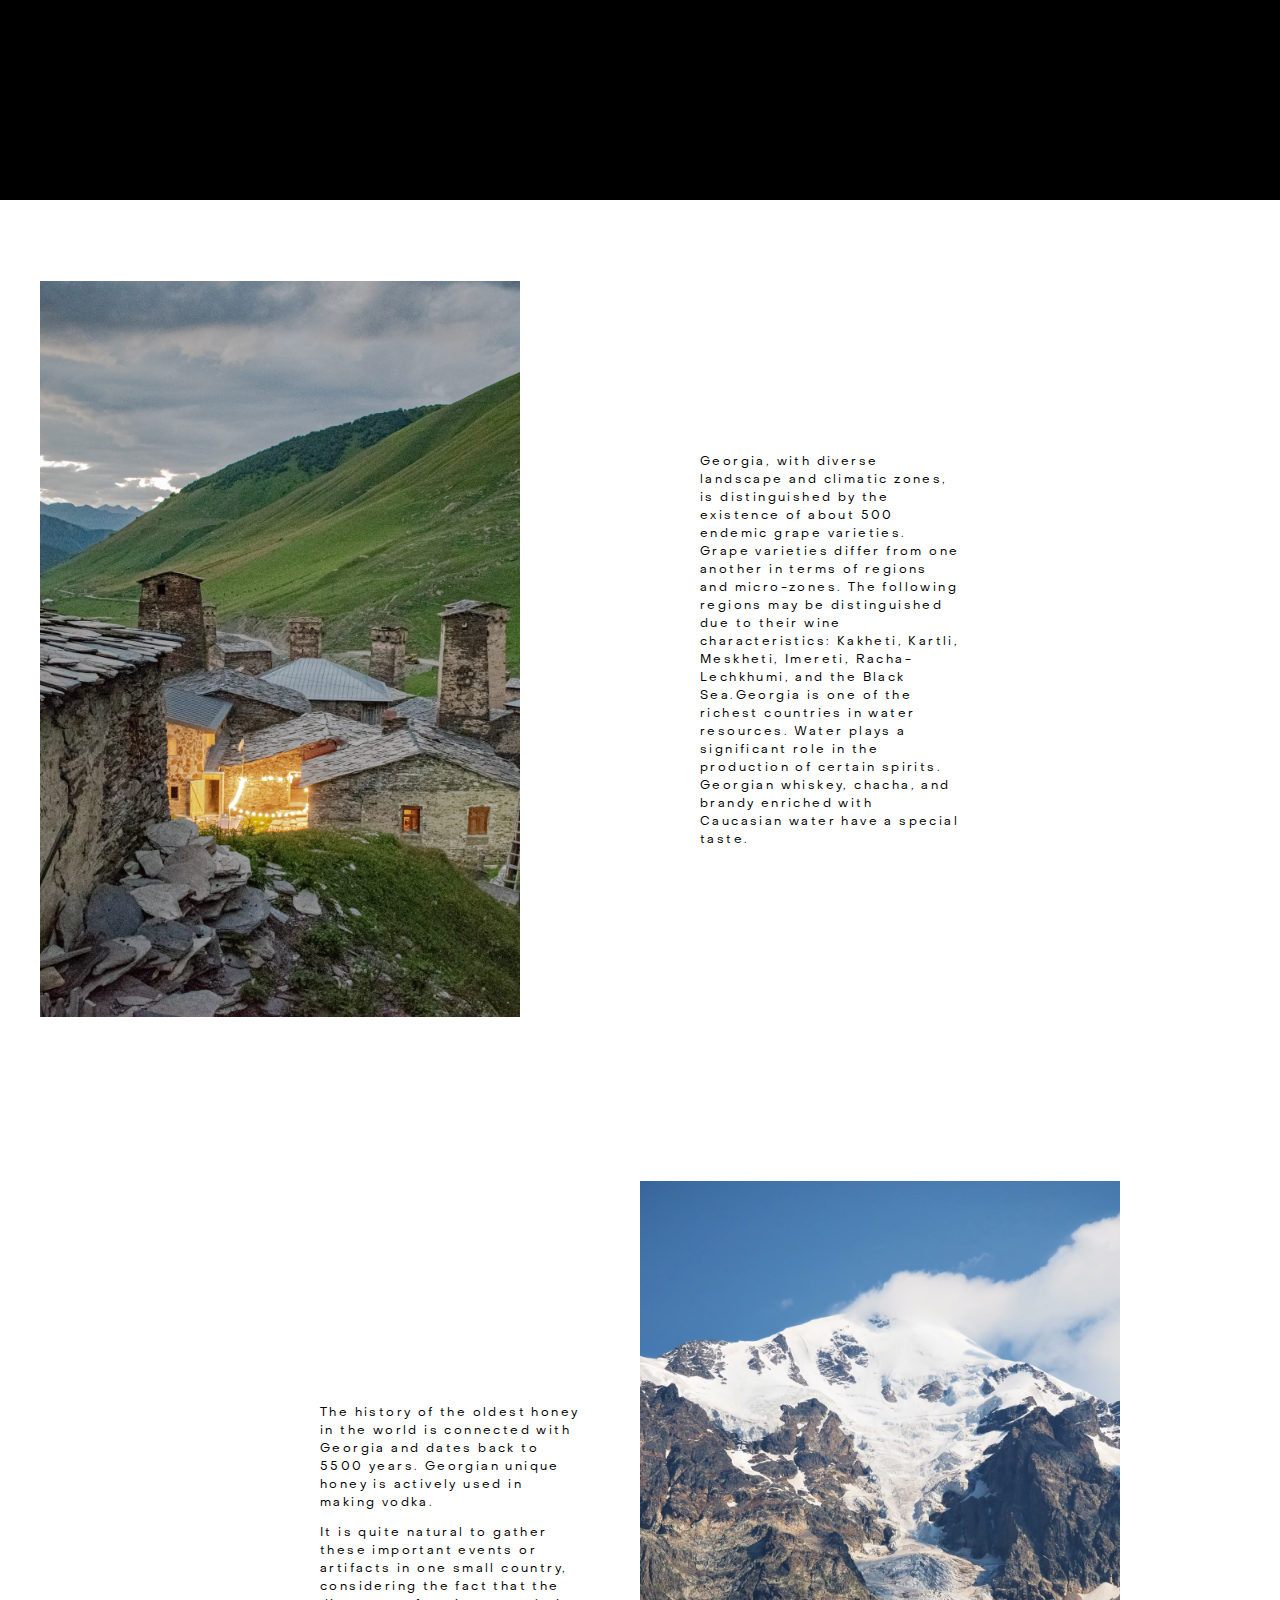
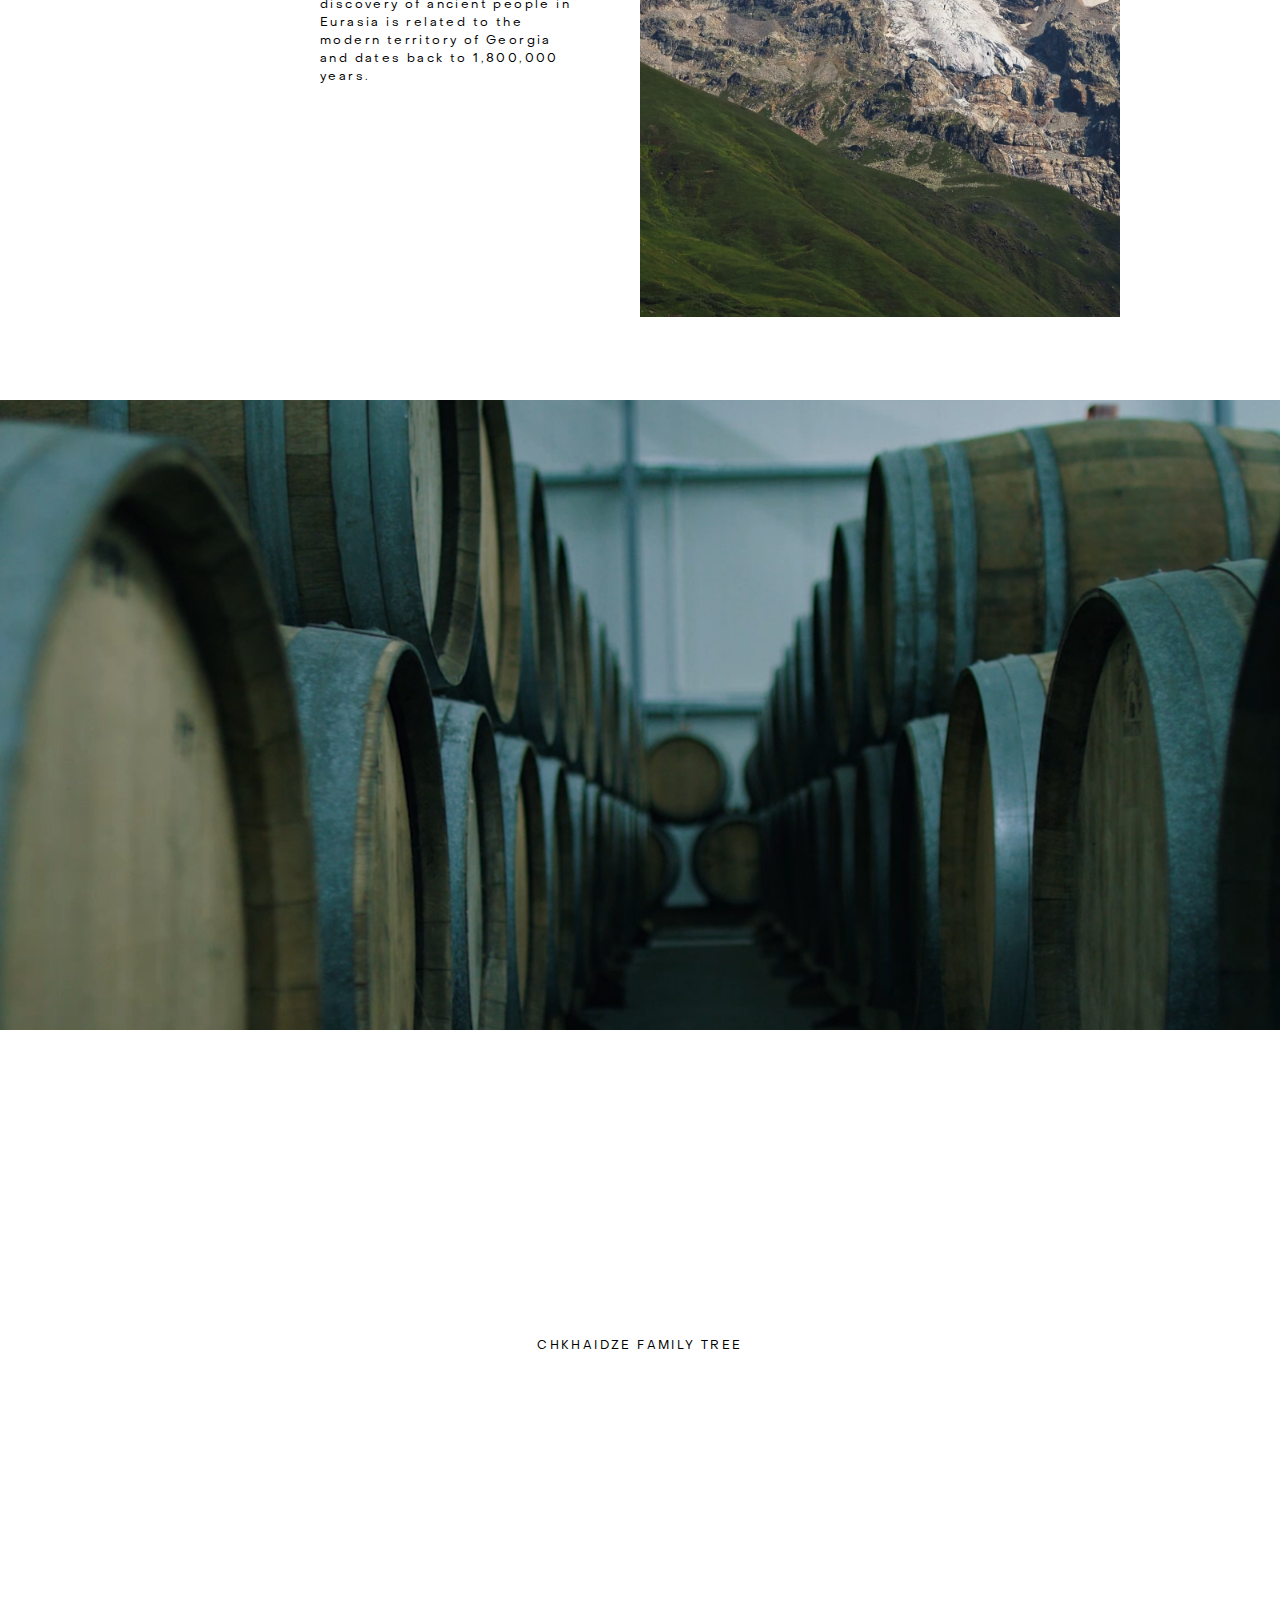
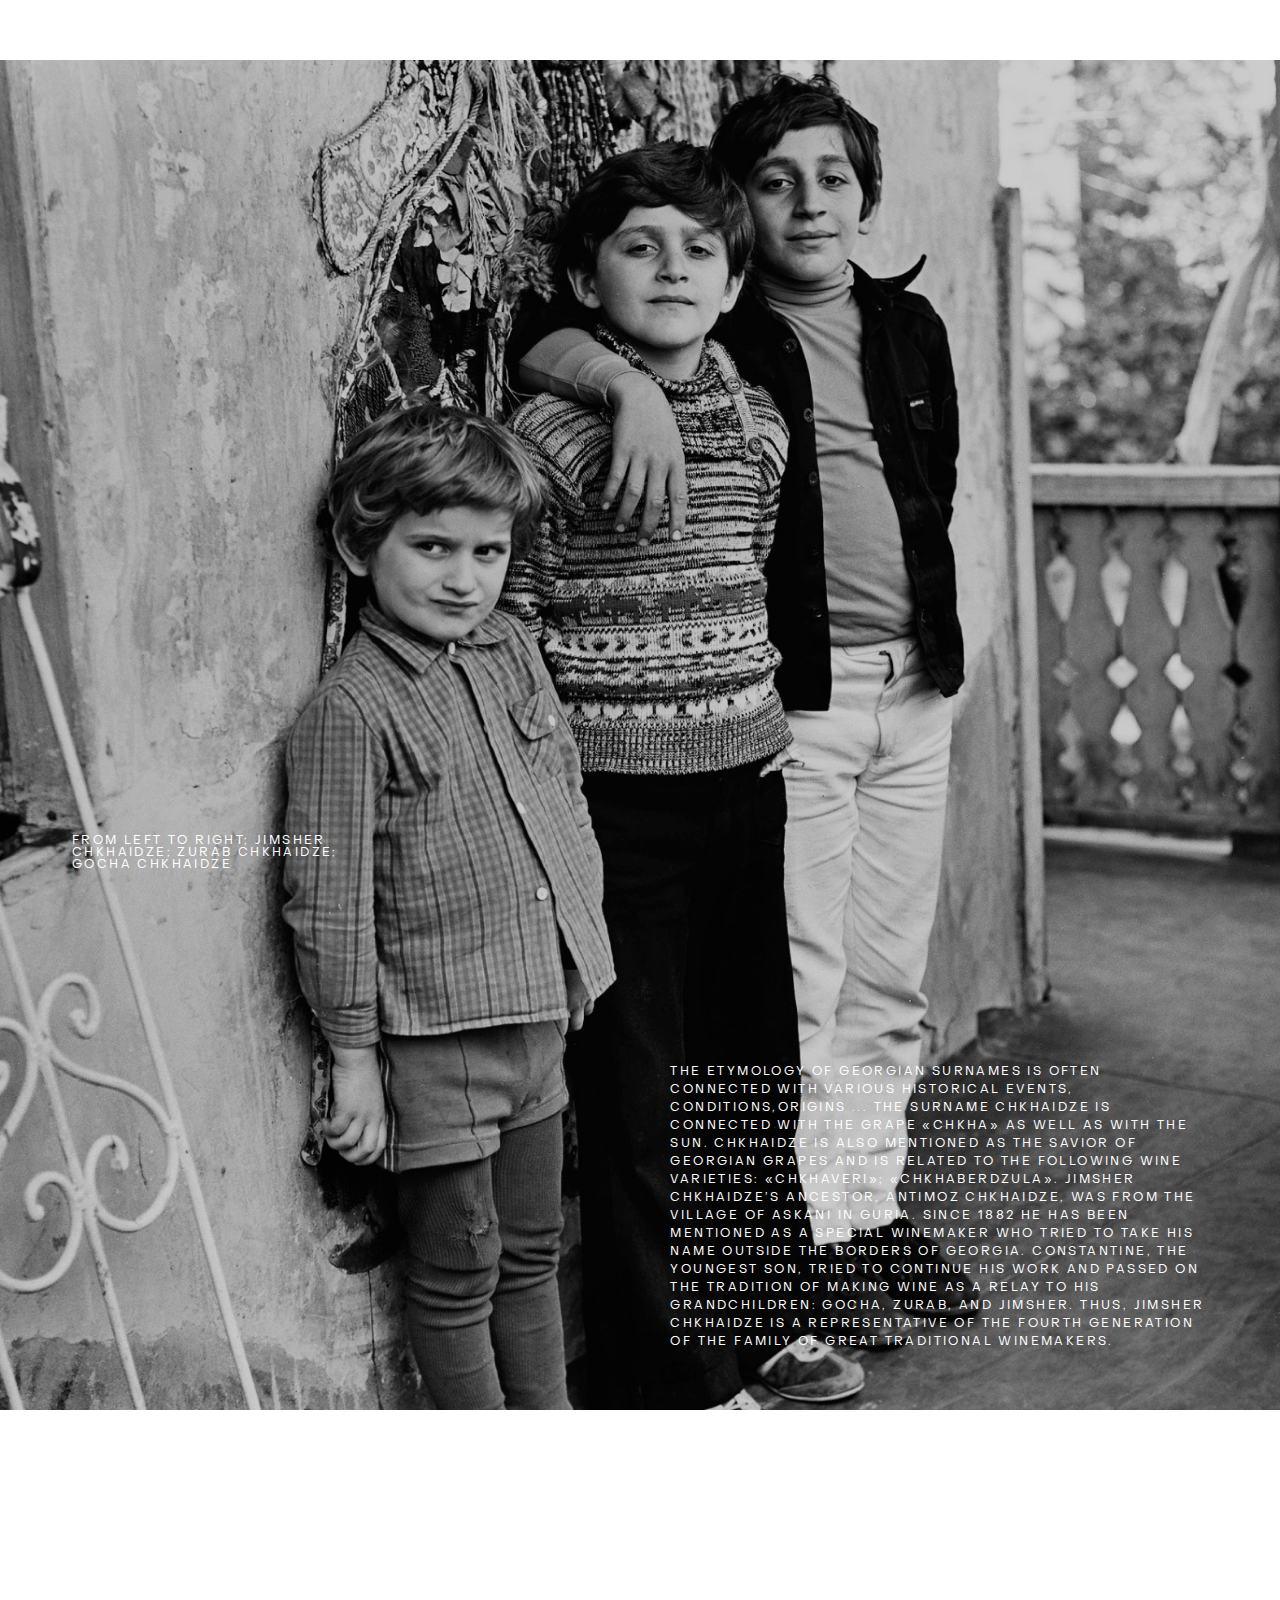
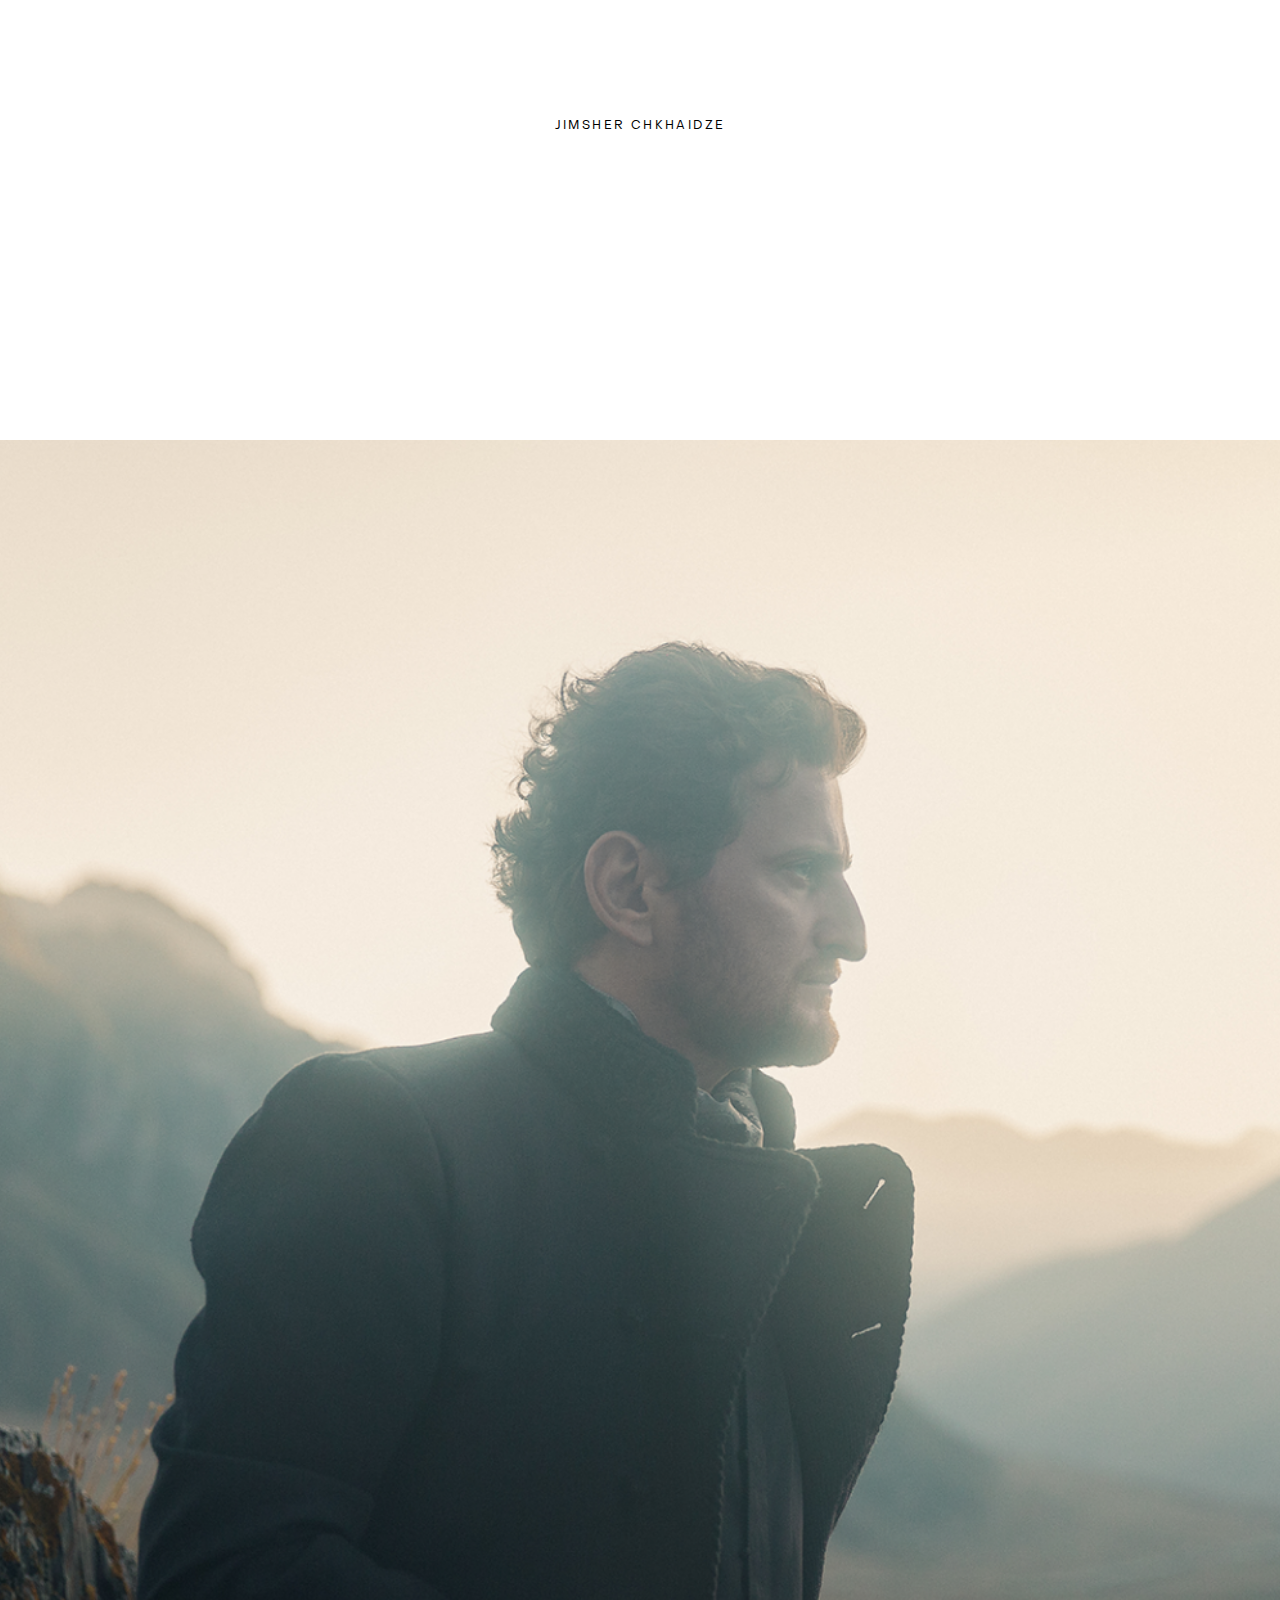
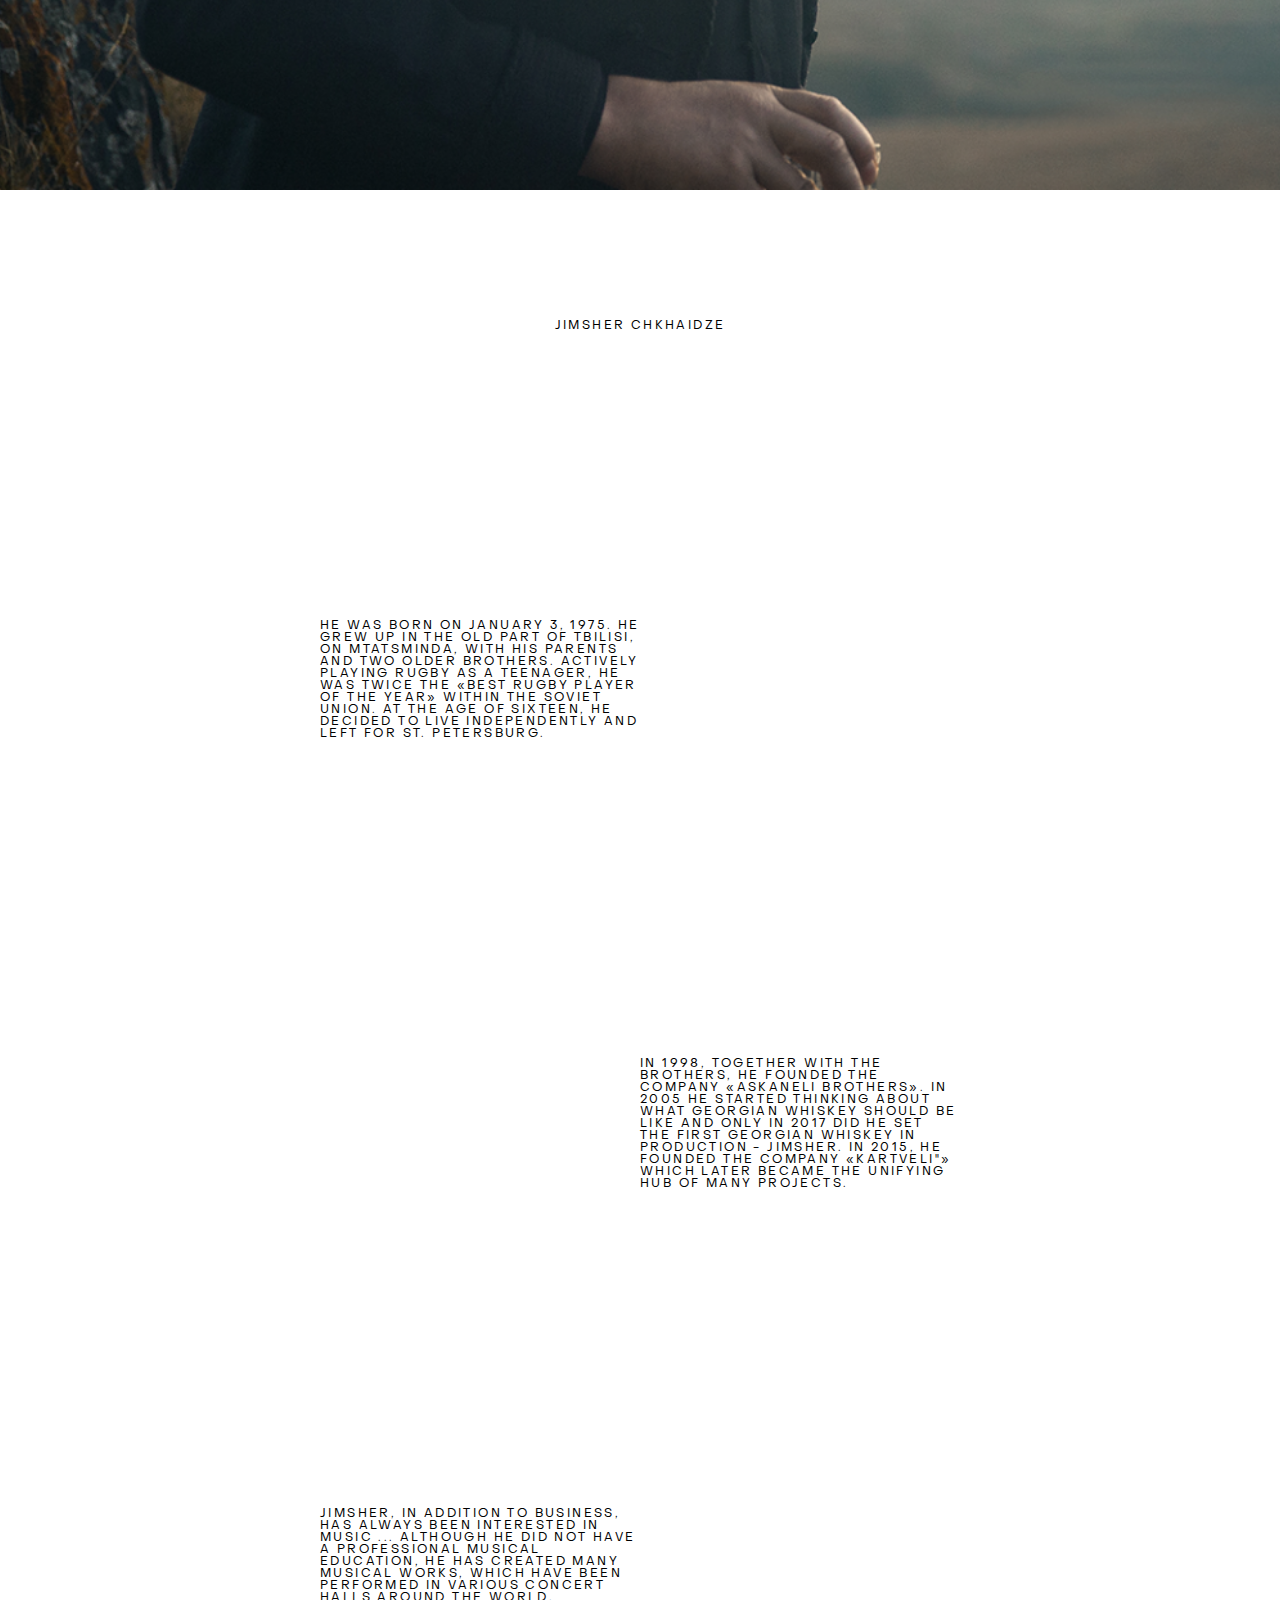
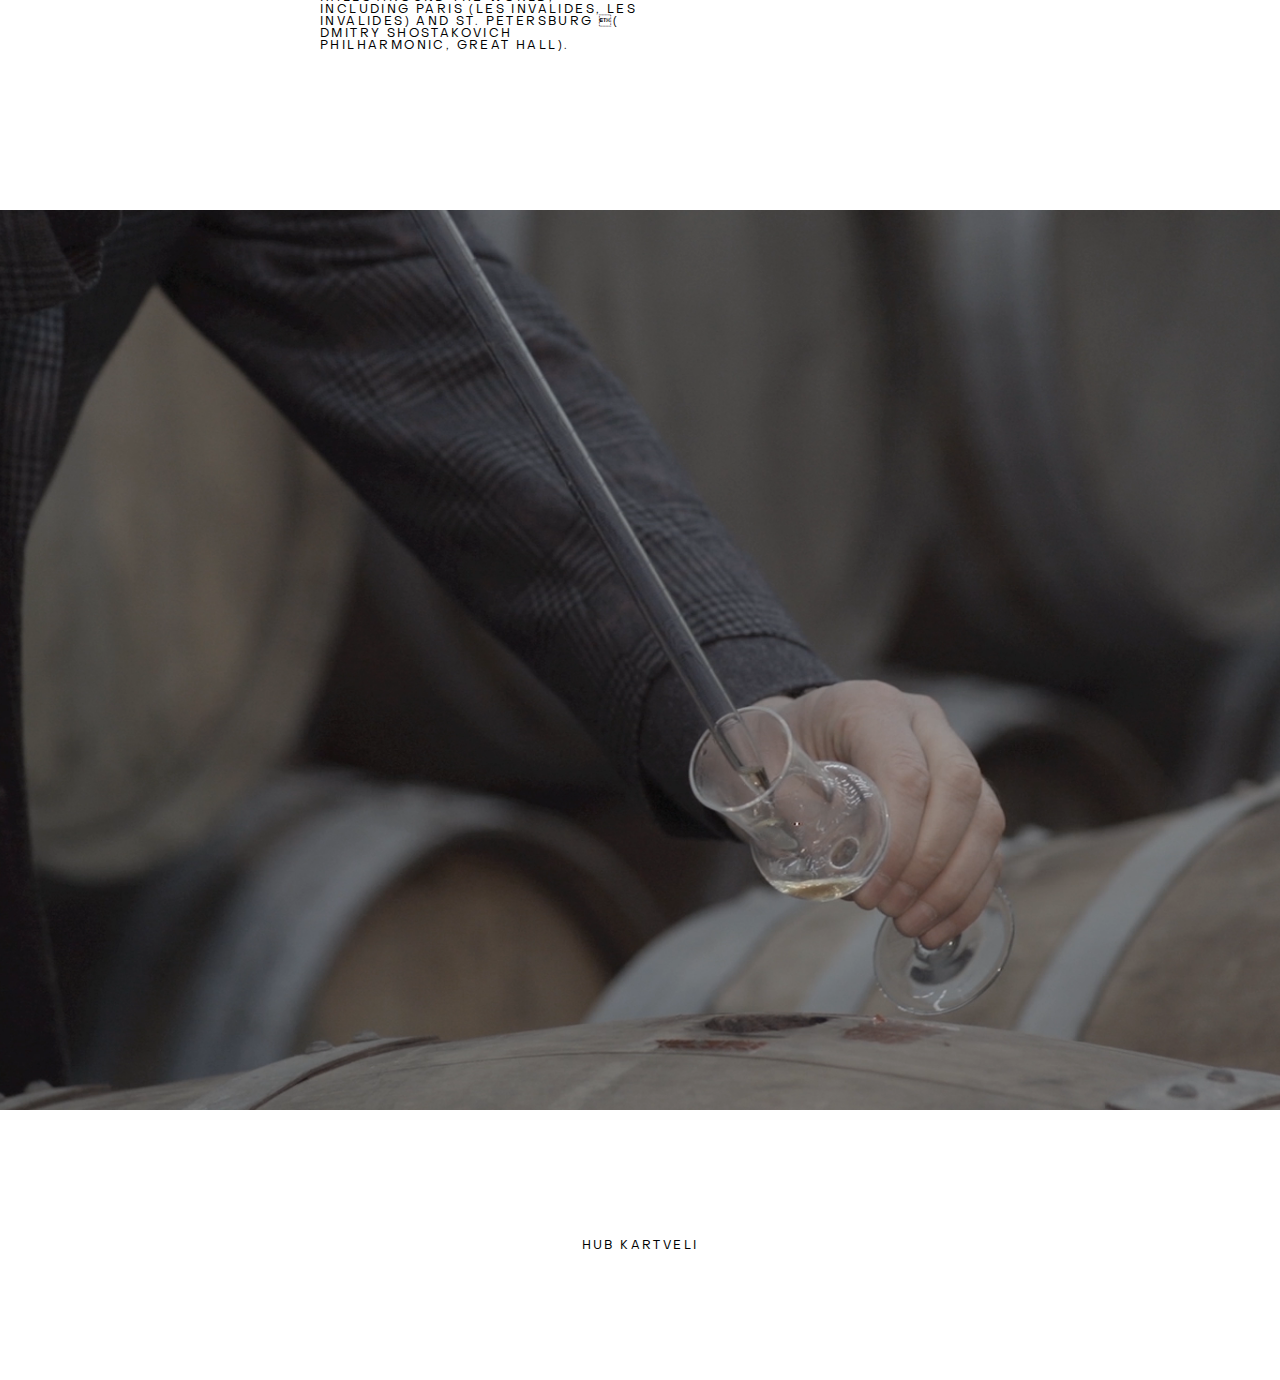
<file: history.html>
<!DOCTYPE html>
<html lang="en">
  <head>
    <meta charset="UTF-8" />
    <meta http-equiv="X-UA-Compatible" content="IE=edge" />
    <meta name="viewport" content="width=device-width, initial-scale=1.0" />
    <link rel="stylesheet" href="./css/main.css" />
    <title>Document</title>
  </head>
  <body>
    <header class="black">
      <div class="line">
        <a href="index.html"> <h1>KARTVELI</h1></a>
        <button id="nav">MENU</button>
      </div>
      <nav id="navbar">
        <ul>
          <li class="empty-li"></li>
          <li class="empty-li"></li>
          <li class="empty-li"></li>
          <li class="empty-li"></li>
          <li class="empty-li"></li>
          <li class="empty-li"></li>
          <li><a href="index.html">HOME</a></li>
          <li><a href="blog.html">BLOG</a></li>
          <li><a href="history.html">HISTORY</a></li>
          <li><a href="strategy.html">STRATEGY</a></li>
          <li><a href="brands.html">OUR BRANDS</a></li>
          <li><a href="estate.html">ESTATE</a></li>
        </ul>
        <div class="flex space-between nav-bottom align-center">
          <div class="flex align-center">
            <img src="./assets/images/instagram.svg" />
            <img src="./assets/images/twitter.svg" />
            <img src="./assets/images/facebook.svg" />
            <a href="contact.html" class="pl-2">CONTACT</a>
          </div>
          <div>
            <a href="#">EN</a>
            <a href="#">GE</a>
          </div>
        </div>
      </nav>
    </header>

    <section class="container history-1">
      <h1>Georgia - the cradle of civilization</h1>
      <img src="./assets/images/history/1.png" alt="Pot" />
      <p>
        Georgia is a country with a rich culture and history. The oldest wine
        samples were found on the modern territory of Georgia, which dates back
        to 8000 years, therefore, the culture of wine in the world has spread
        from Georgia.
      </p>
    </section>
    <section class="container history-2">
      <img src="./assets/images/history/2.png" alt="Qvevri" />
    </section>
    <section class="container history-3">
      <div class="left">
        <img src="./assets/images/history/4.png" alt="" />
      </div>
      <div class="right">
        <p>
          Georgia, with diverse landscape and climatic zones, is distinguished
          by the existence of about 500 endemic grape varieties. Grape varieties
          differ from one another in terms of regions and micro-zones. The
          following regions may be distinguished due to their wine
          characteristics: Kakheti, Kartli, Meskheti, Imereti, Racha-Lechkhumi,
          and the Black Sea.Georgia is one of the richest countries in water
          resources. Water plays a significant role in the production of certain
          spirits. Georgian whiskey, chacha, and brandy enriched with Caucasian
          water have a special taste.
        </p>
      </div>
    </section>
    <section class="container history-4">
      <div class="left">
        <p>
          The history of the oldest honey in the world is connected with Georgia
          and dates back to 5500 years. Georgian unique honey is actively used
          in making vodka.
        </p>
        <p>
          It is quite natural to gather these important events or artifacts in
          one small country, considering the fact that the discovery of ancient
          people in Eurasia is related to the modern territory of Georgia and
          dates back to 1,800,000 years.
        </p>
      </div>
      <div class="right">
        <img src="./assets/images/history/5.png" alt="" />
      </div>
    </section>
    <section class="half-container history-5"></section>
    <section class="half-container history-6">
      <h2>Chkhaidze Family Tree</h2>
    </section>
    <section class="double-container history-7">
      <h3>
        From left to right; Jimsher CHKHAIDZE; ZURAB CHKHAIDZE; GOCHA CHKHAIDZE
      </h3>
      <p>
        The etymology of Georgian surnames is often connected with various
        historical events, conditions,origins ... The surname Chkhaidze is
        connected with the grape «Chkha» as well as with the sun. Chkhaidze is
        also mentioned as the savior of Georgian grapes and is related to the
        following wine varieties: «Chkhaveri»; «Chkhaberdzula». Jimsher
        Chkhaidze’s ancestor, Antimoz Chkhaidze, was from the village of Askani
        in Guria. Since 1882 he has been mentioned as a special winemaker who
        tried to take his name outside the borders of Georgia. Constantine, the
        youngest son, tried to continue his work and passed on the tradition of
        making wine as a relay to his grandchildren: Gocha, Zurab, and Jimsher.
        Thus, Jimsher Chkhaidze is a representative of the fourth generation of
        the family of great traditional winemakers.
      </p>
    </section>
    <section class="half-container history-6">
      <h2>JIMSHER CHKHAIDZE</h2>
    </section>
    <section class="double-container history-8"></section>
    <section class="quarter-container history-9">
      <h2>JIMSHER CHKHAIDZE</h2>
    </section>
    <section class="double-container history-10">
      <div class="left">
        <p>
          He was born on January 3, 1975. He grew up in the old part of Tbilisi,
          on Mtatsminda, with his parents and two older brothers. Actively
          playing rugby as a teenager, he was twice the «best rugby player of
          the year» within the Soviet Union. At the age of sixteen, he decided
          to live independently and left for St. Petersburg.
        </p>
      </div>
      <div class="right"></div>
      <div class="left"></div>
      <div class="right">
        <p>
          In 1998, together with the brothers, he founded the company «Askaneli
          Brothers». In 2005 he started thinking about what Georgian whiskey
          should be like and only in 2017 did he set the first Georgian whiskey
          in production - Jimsher. In 2015, he founded the company
          «Kartveli&quot» which later became the unifying hub of many projects.
        </p>
      </div>
      <div class="left">
        <p>
          Jimsher, in addition to business, has always been interested in music
          ... Although he did not have a professional musical education, he has
          created many musical works, which have been performed in various
          concert halls around the world, including Paris (LES INVALIDES, LES
          INVALIDES) and St. Petersburg ( Dmitry Shostakovich Philharmonic,
          Great Hall).
        </p>
      </div>
    </section>

    <section class="container history-11"></section>
    <section class="quarter-container">
      <p>HUB KARTVELI</p>
    </section>
  </body>
  <script
    src="https://cdnjs.cloudflare.com/ajax/libs/jquery/3.6.0/jquery.min.js"
    integrity="sha512-894YE6QWD5I59HgZOGReFYm4dnWc1Qt5NtvYSaNcOP+u1T9qYdvdihz0PPSiiqn/+/3e7Jo4EaG7TubfWGUrMQ=="
    crossorigin="anonymous"
    referrerpolicy="no-referrer"
  ></script>
  <script src="./js/index.js"></script>
</html>
</file>
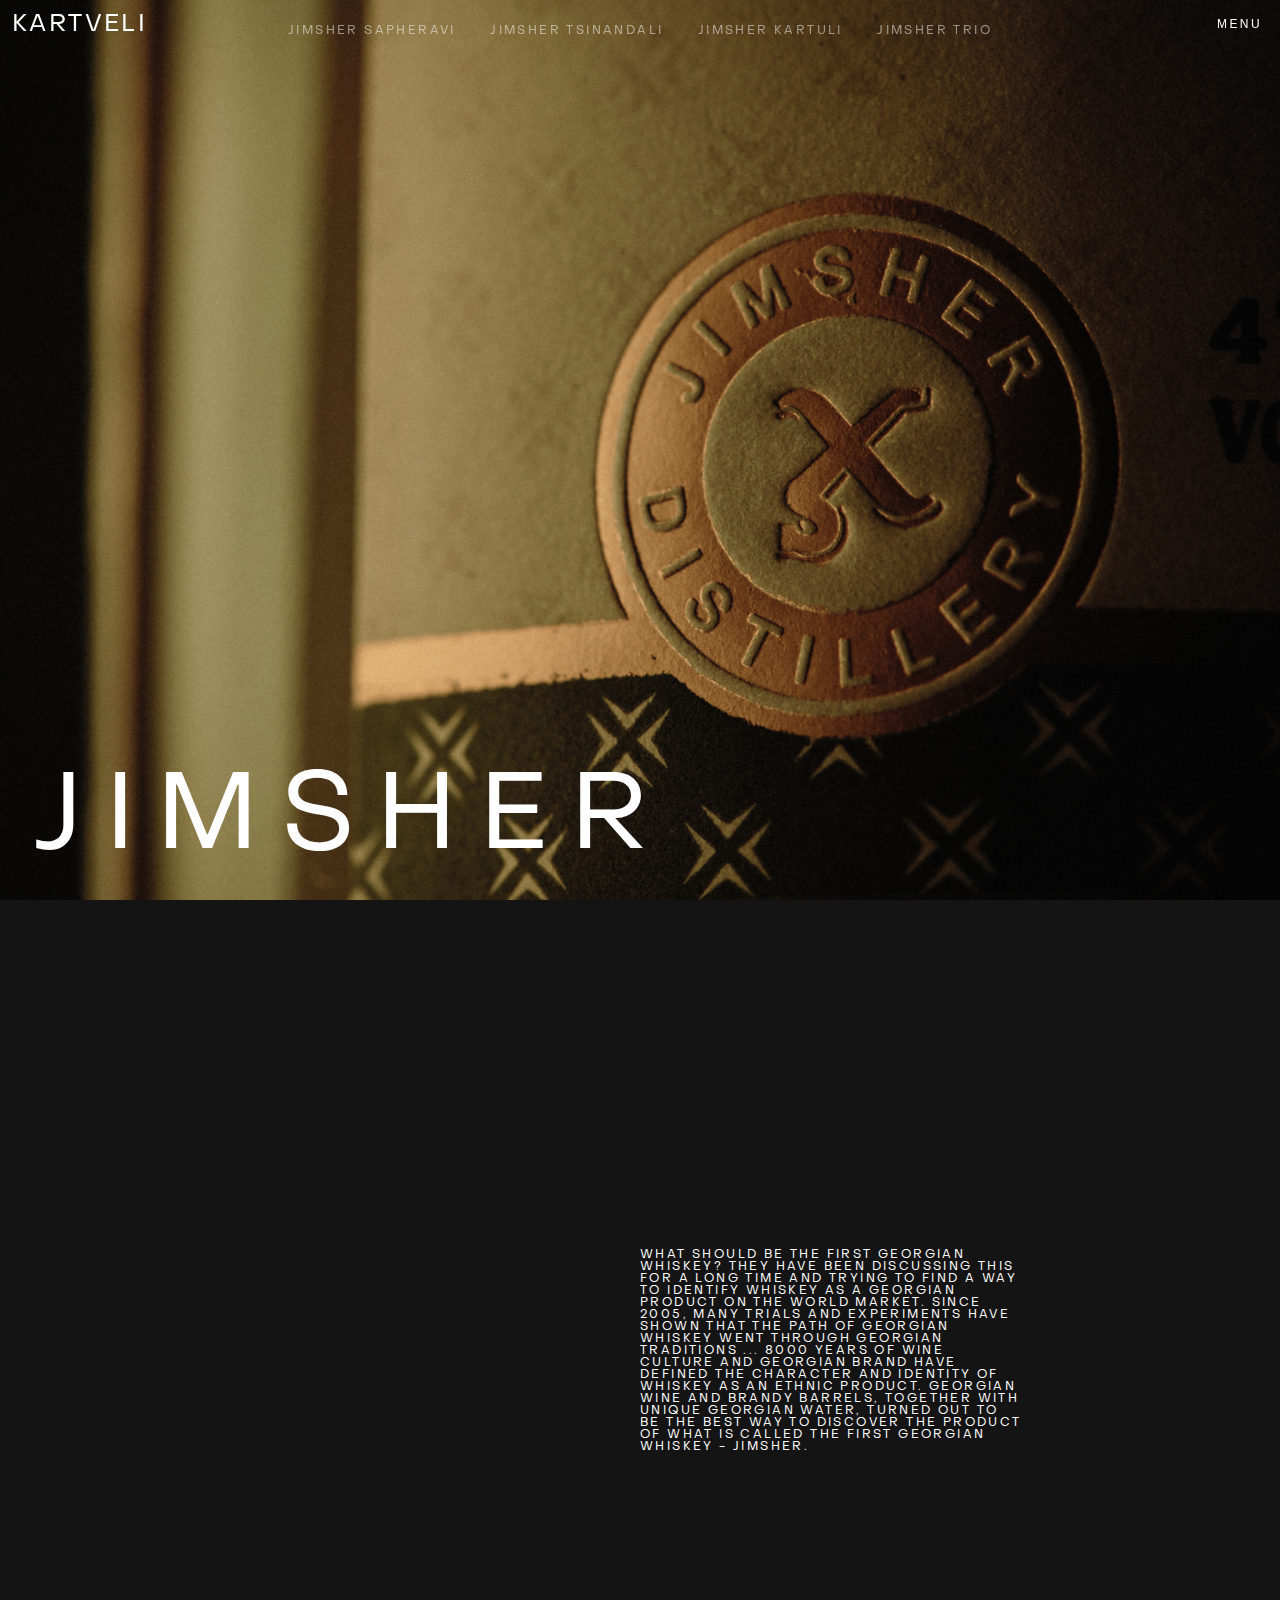
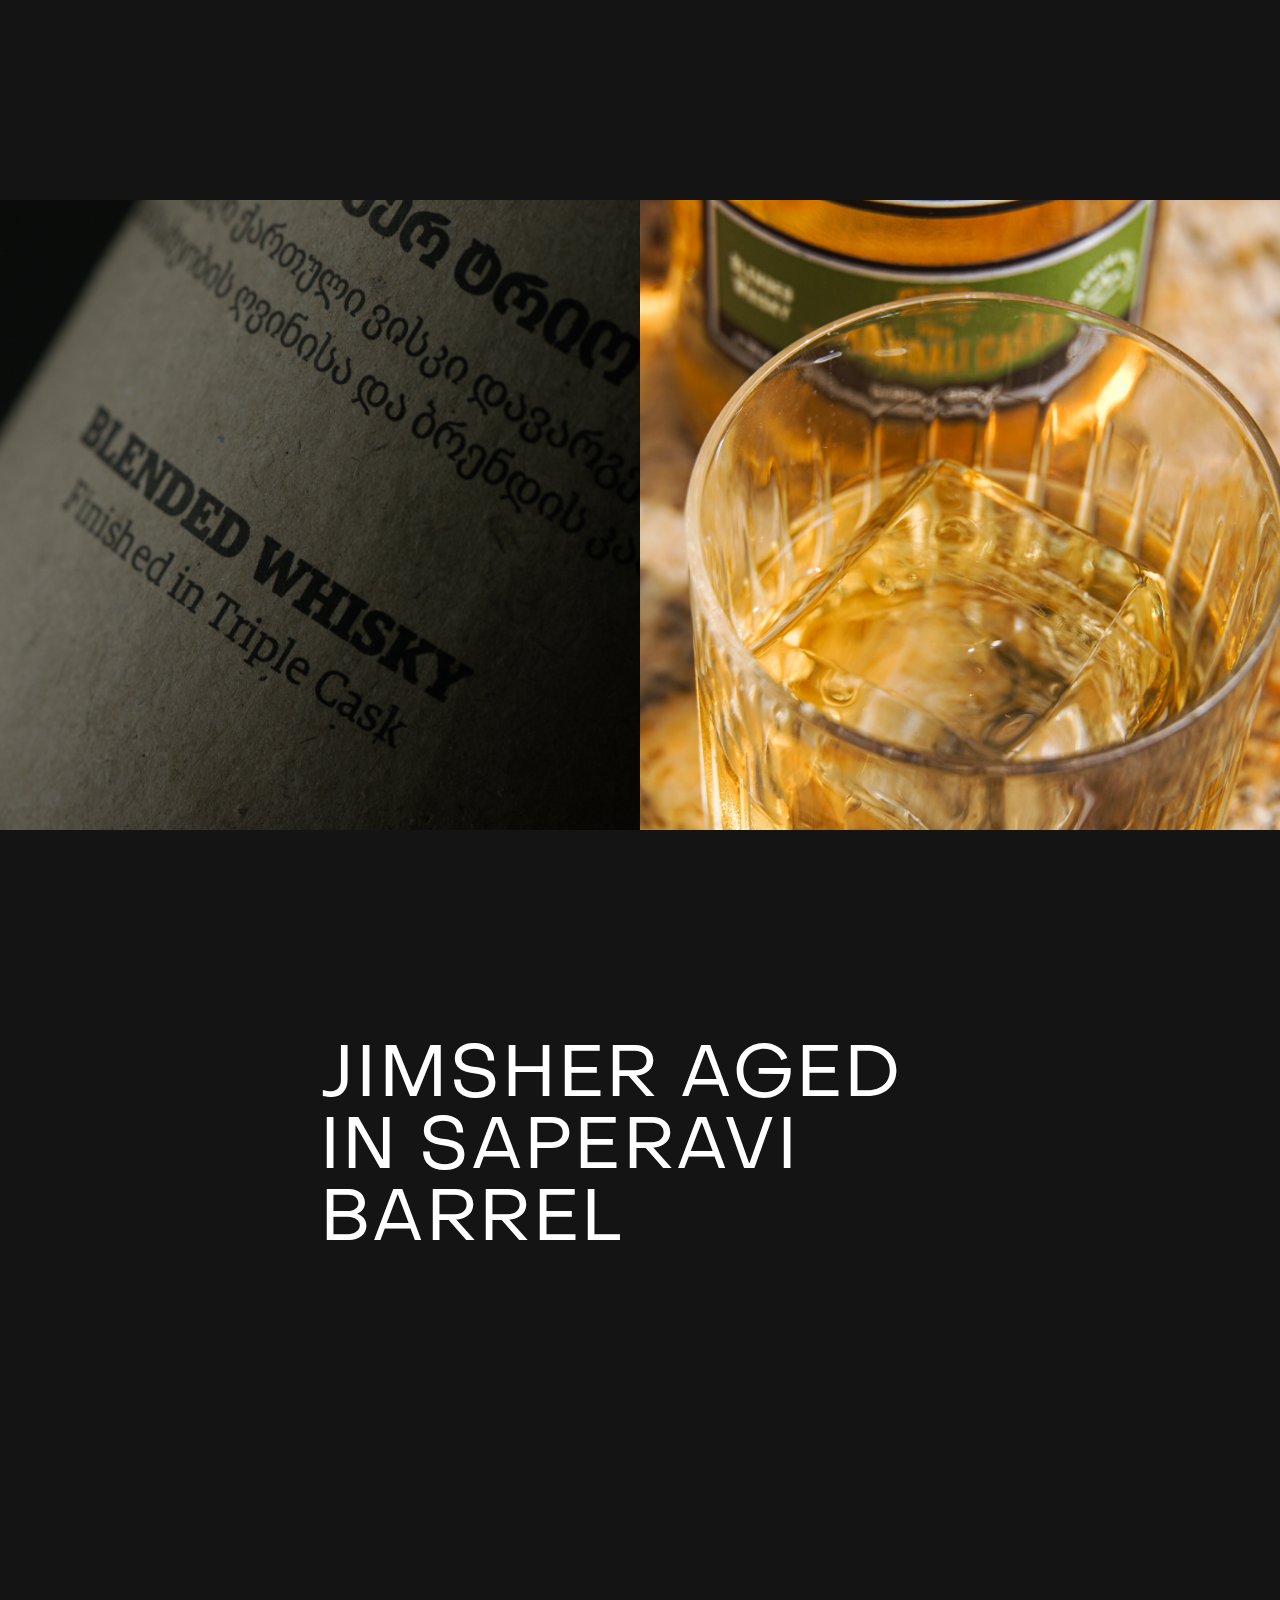
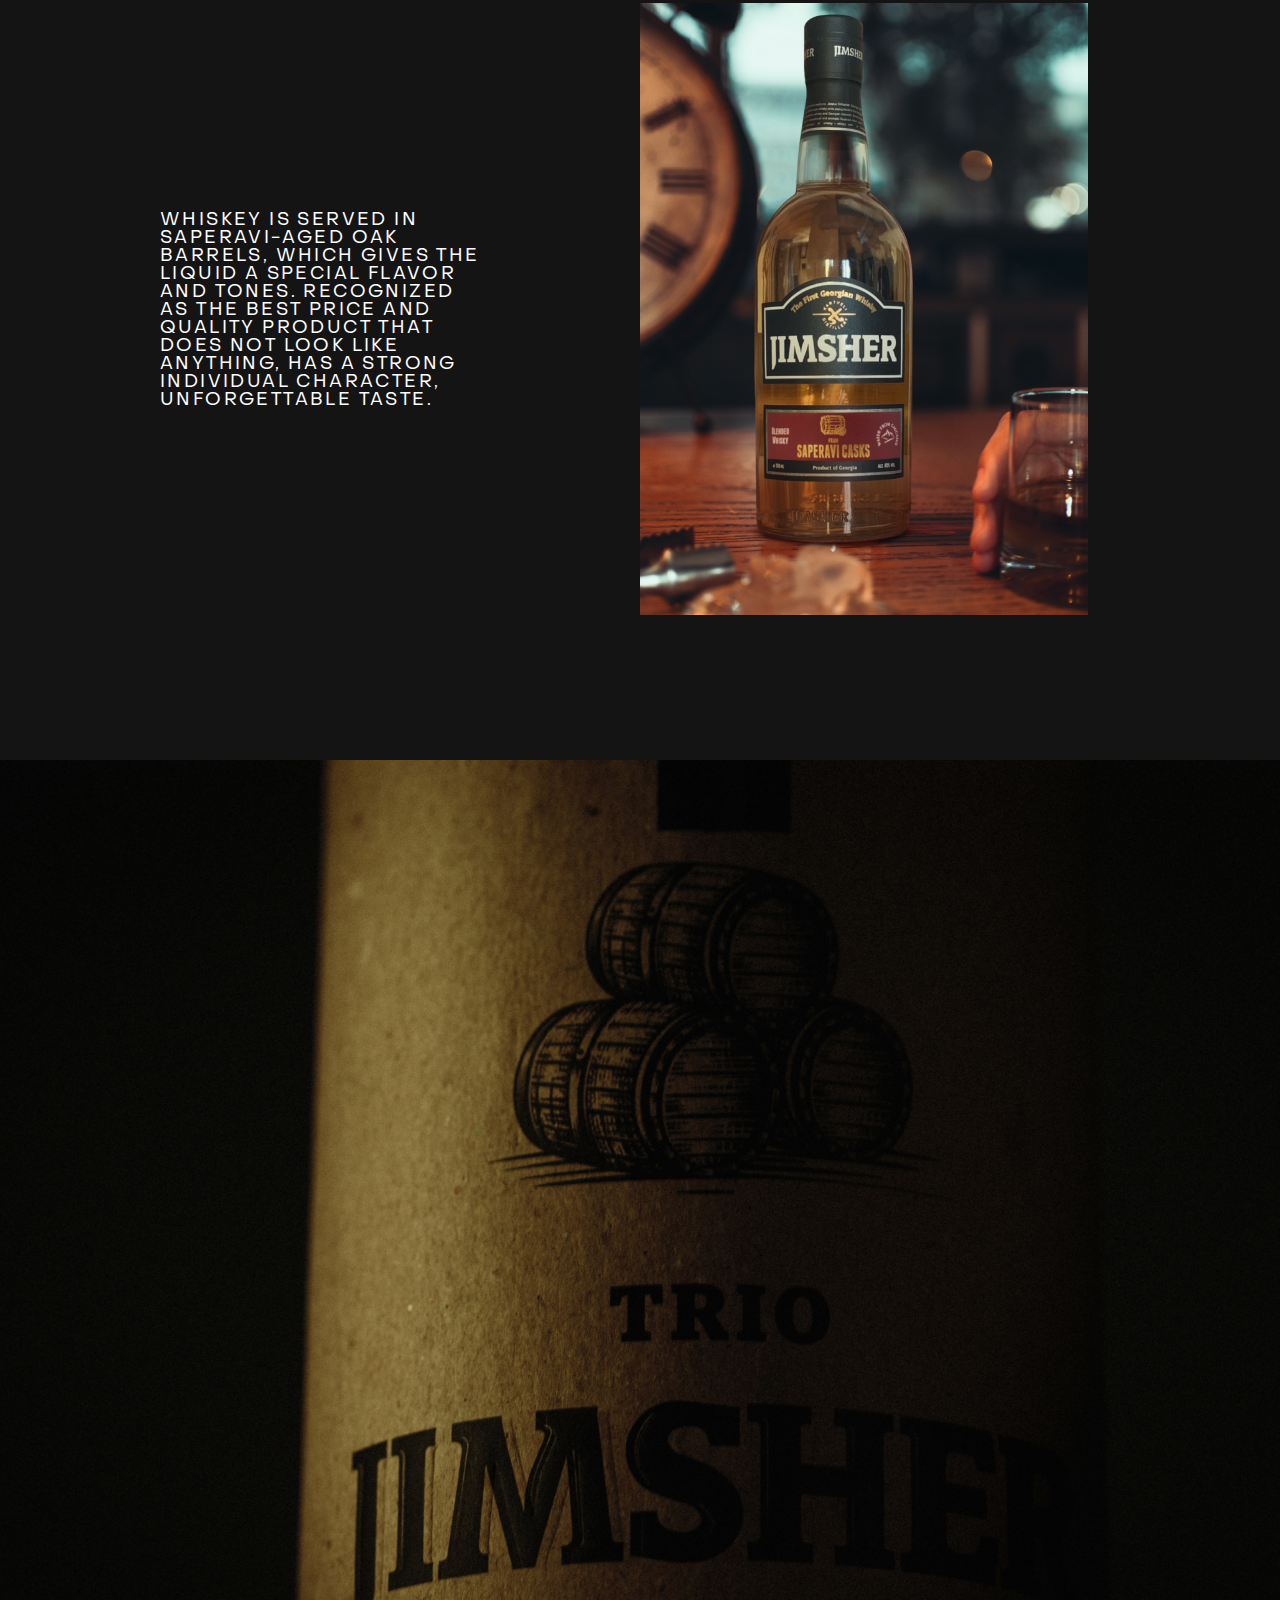
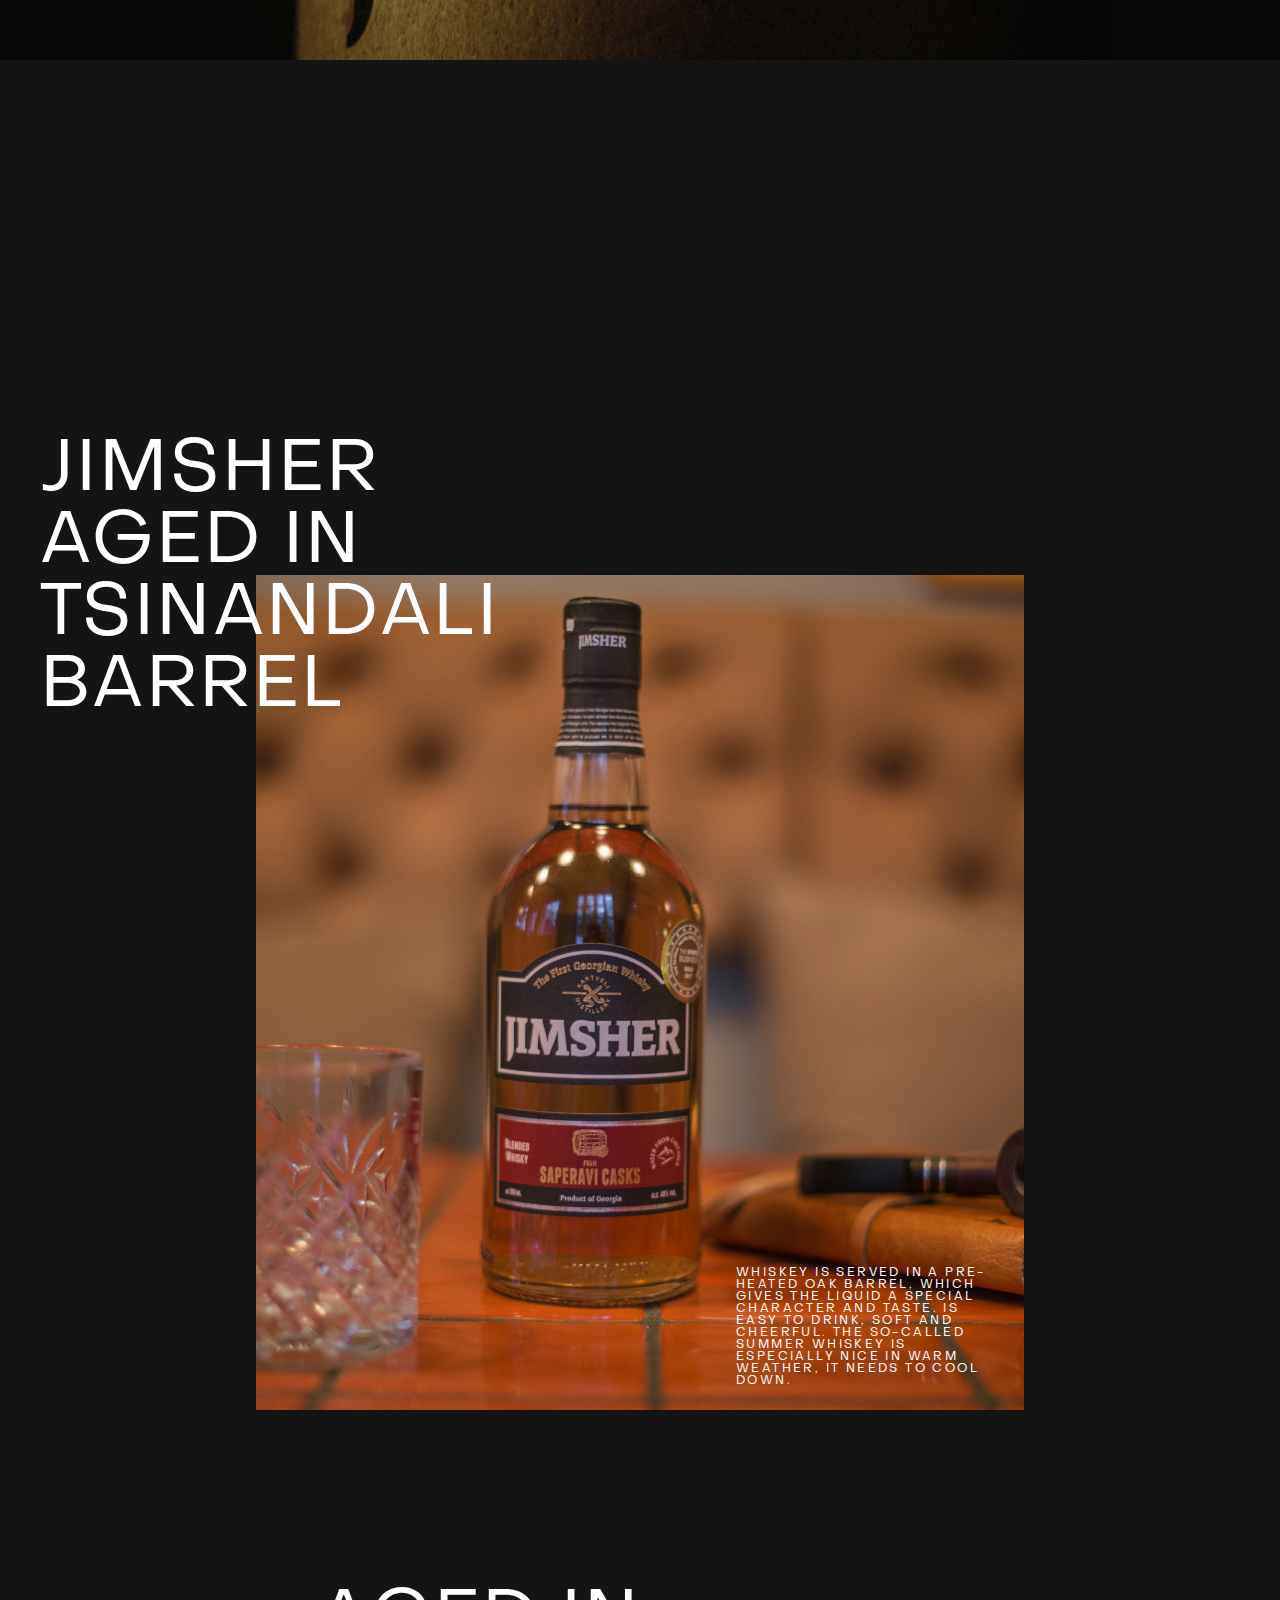
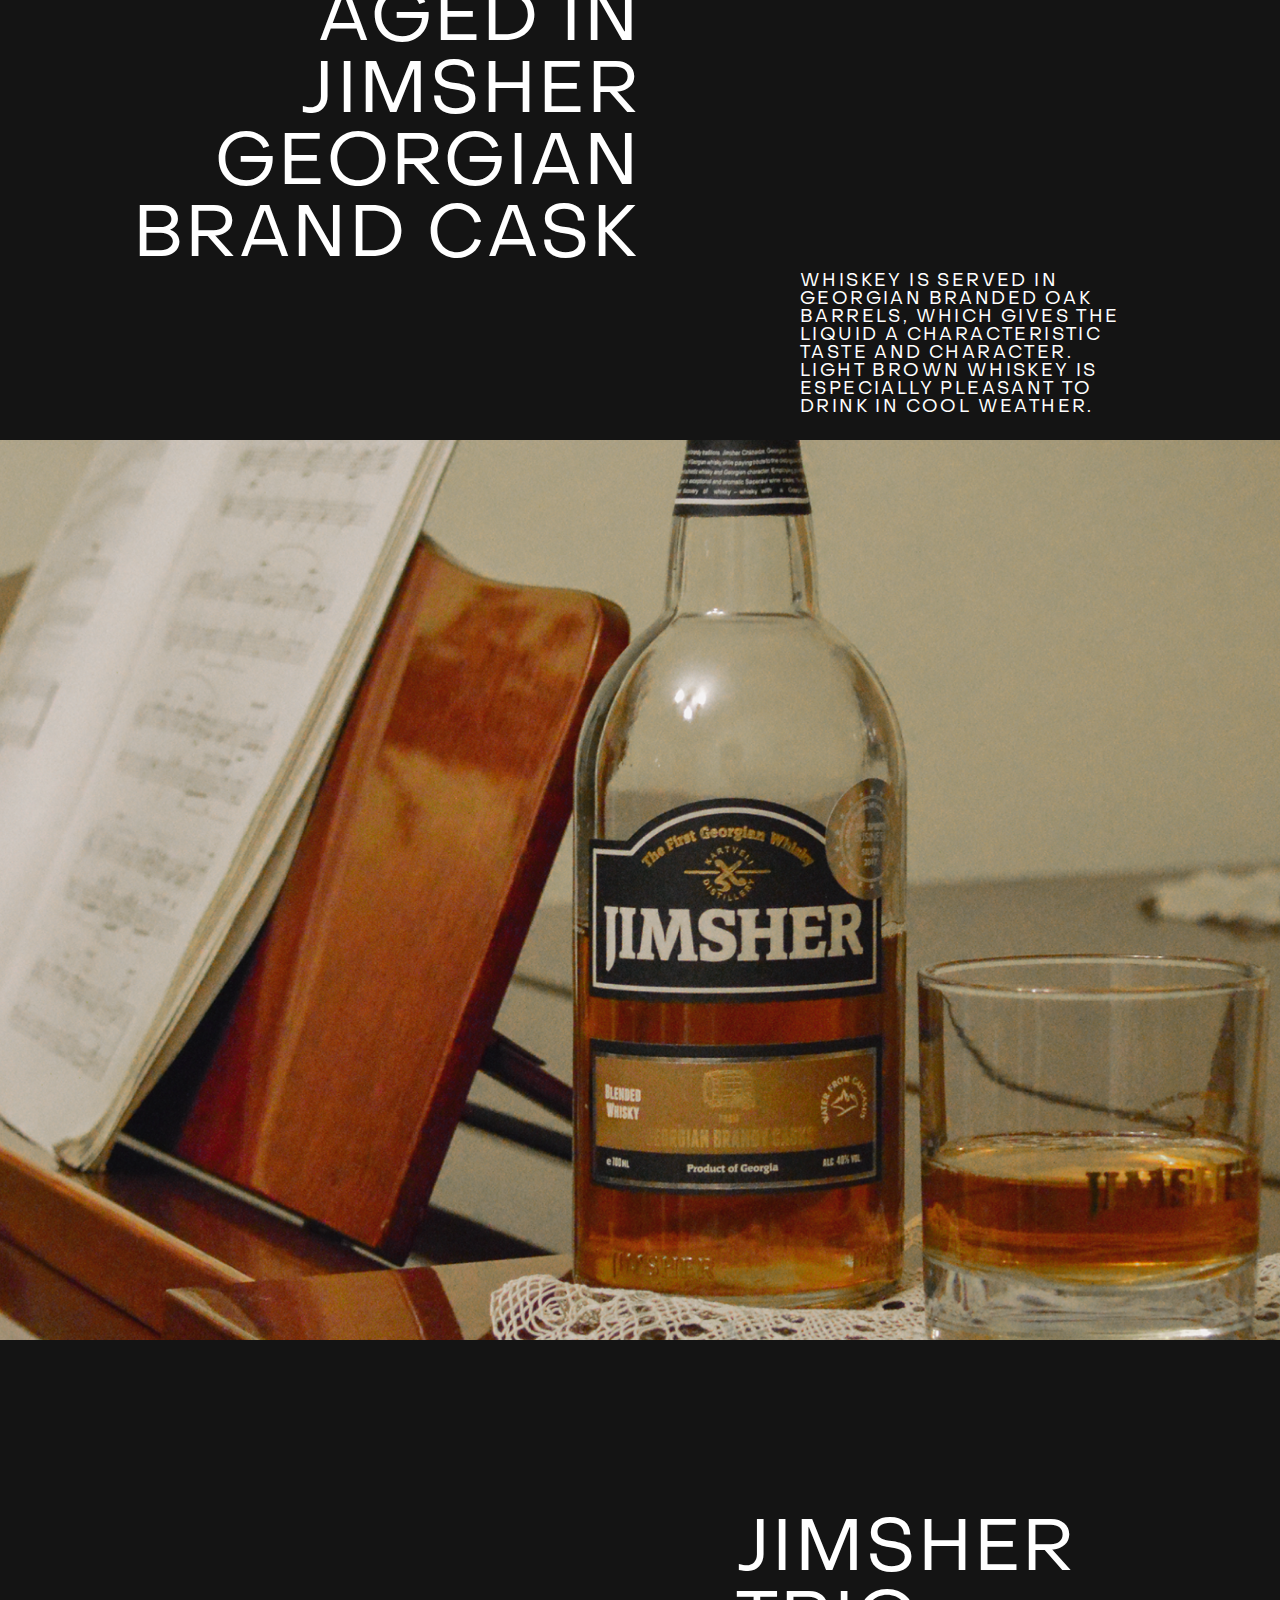
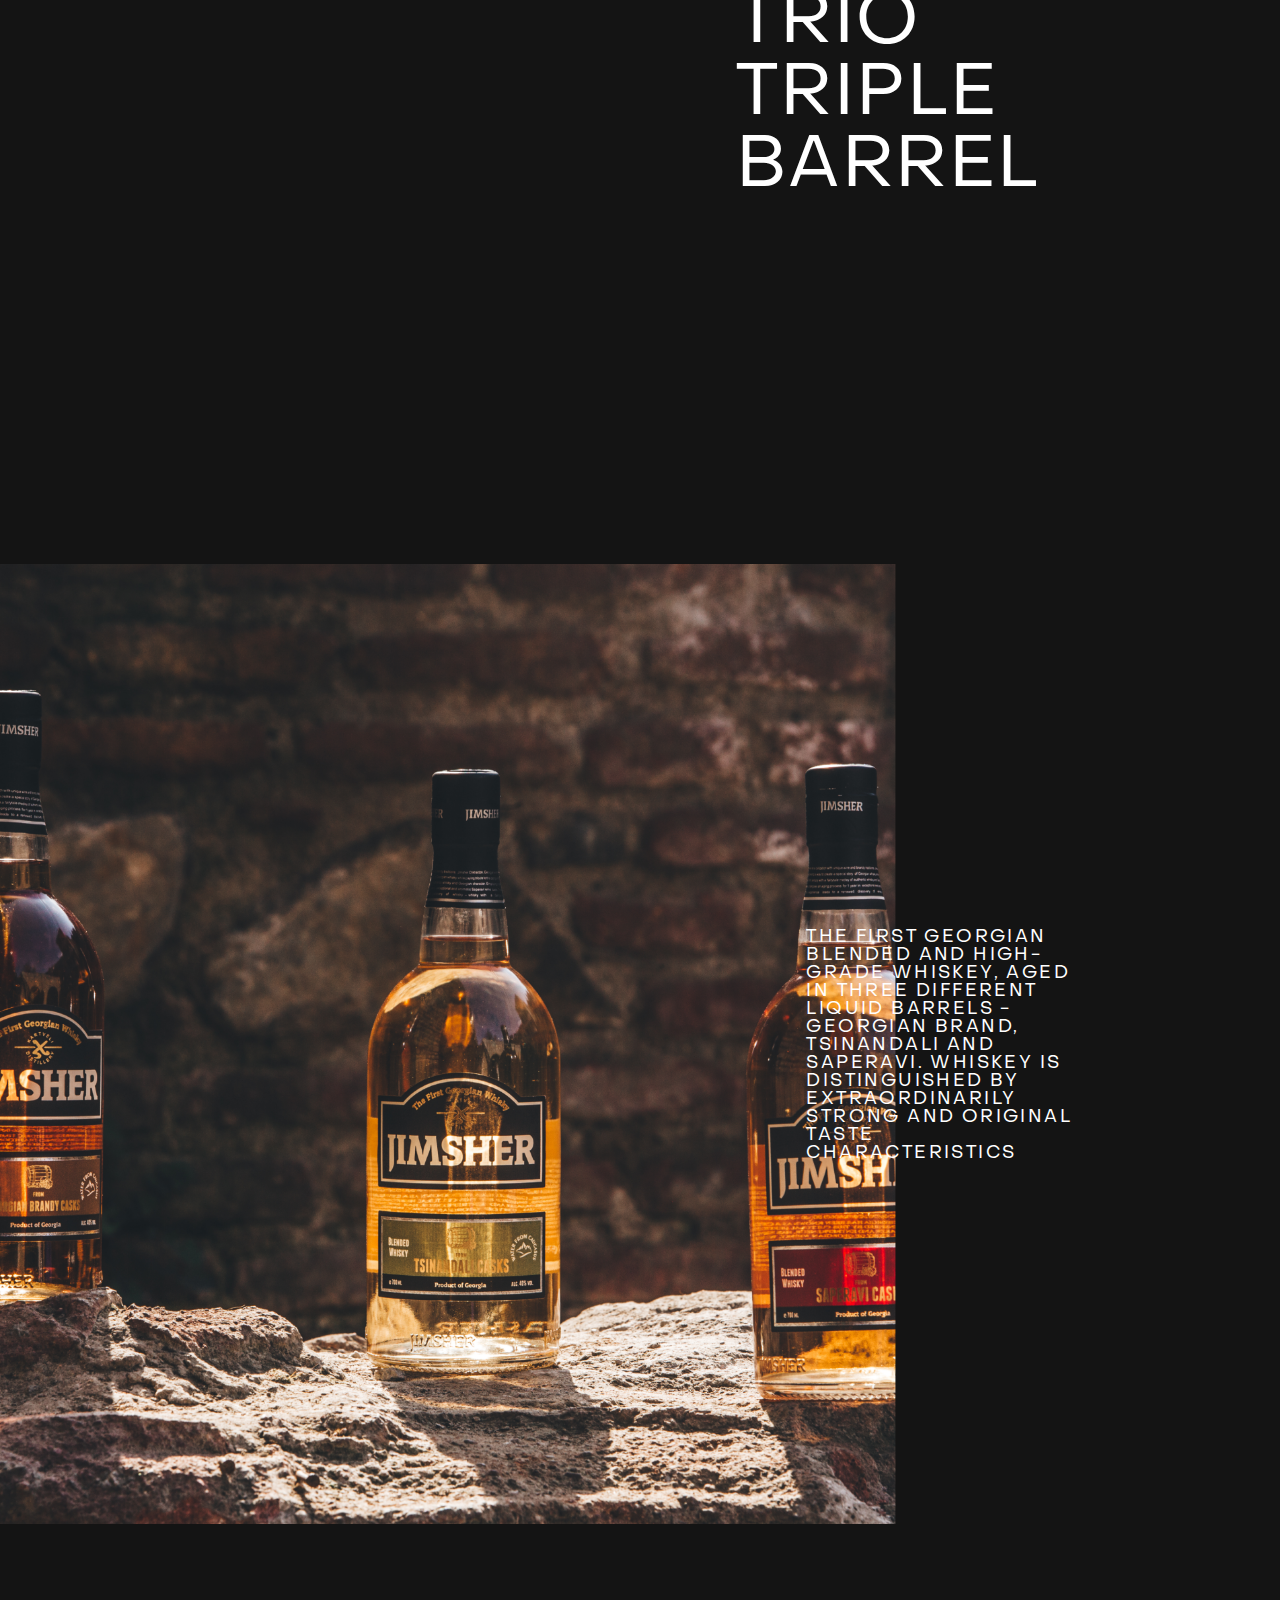
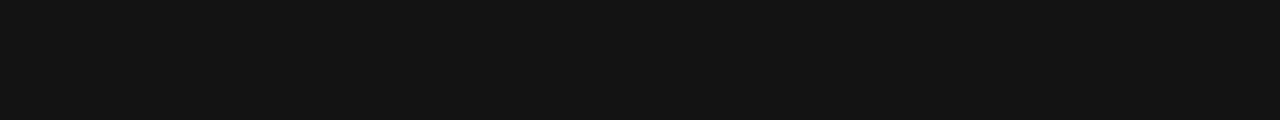
<file: jimsher.html>
<!DOCTYPE html>
<html lang="en">
  <head>
    <meta charset="UTF-8" />
    <meta http-equiv="X-UA-Compatible" content="IE=edge" />
    <meta name="viewport" content="width=device-width, initial-scale=1.0" />
    <link rel="stylesheet" href="./css/main.css" />
    <title>Document</title>
  </head>
  <body>
    <header class="">
      <div class="line">
        <a href="index.html"> <h1>KARTVELI</h1></a>
        <button id="nav">MENU</button>
      </div>
      <nav id="navbar">
        <ul>
          <li class="empty-li"></li>
          <li class="empty-li"></li>
          <li class="empty-li"></li>
          <li class="empty-li"></li>
          <li class="empty-li"></li>
          <li class="empty-li"></li>
          <li><a href="index.html">HOME</a></li>
          <li><a href="blog.html">BLOG</a></li>
          <li><a href="history.html">HISTORY</a></li>
          <li><a href="strategy.html">STRATEGY</a></li>
          <li><a href="brands.html">OUR BRANDS</a></li>
          <li><a href="estate.html">ESTATE</a></li>
        </ul>
        <div class="flex space-between nav-bottom align-center">
          <div class="flex align-center">
            <img src="./assets/images/instagram.svg" />
            <img src="./assets/images/twitter.svg" />
            <img src="./assets/images/facebook.svg" />
            <a href="contact.html" class="pl-2">CONTACT</a>
          </div>
          <div>
            <a href="#">EN</a>
            <a href="#">GE</a>
          </div>
        </div>
      </nav>
    </header>

    <section class="container jimsher-1">
      <div class="nav-secondary" id="nav-secondary">
        <a href="#sapheravi">JIMSHER SAPHERAVI</a>
        <a href="#tsinandali">JIMSHER TSINANDALI</a>
        <a href="#kartuli">JIMSHER KARTULI</a>
        <a href="#trio">JIMSHER TRIO</a>
      </div>
      <h1>JIMSHER</h1>
    </section>
    <section class="container jimsher-2" id="sapheravi">
      <div></div>
      <div class="text">
        What should be the first Georgian whiskey? They have been discussing
        this for a long time and trying to find a way to identify whiskey as a
        Georgian product on the world market. Since 2005, many trials and
        experiments have shown that the path of Georgian whiskey went through
        Georgian traditions ... 8000 years of wine culture and Georgian brand
        have defined the character and identity of whiskey as an ethnic product.
        Georgian wine and brandy barrels, together with unique Georgian water,
        turned out to be the best way to discover the product of what is called
        the first Georgian whiskey - Jimsher.
      </div>
    </section>
    <section class="half-container jimsher-3" id="kartuli">
      <div class="half-container left"></div>
      <div class="half-container right"></div>
    </section>
    <section class="half-container jimsher-4">
      <p>JIMSHER aged in Saperavi barrel</p>
    </section>
    <section class="container jimsher-5" id="tsinandali">
      <div class="left">
        Whiskey is served in Saperavi-aged oak barrels, which gives the liquid a
        special flavor and tones. Recognized as the best price and quality
        product that does not look like anything, has a strong individual
        character, unforgettable taste.
      </div>
      <div class="right">
        <img src="./assets/images/jimsher/4.png" alt="" />
      </div>
    </section>
    <section class="container jimsher-6"></section>
    <section class="double-container jimsher-7">
      <div class="center-text">
        <p class="big">JIMSHER aged in Tsinandali barrel</p>
        <p class="small">
          Whiskey is served in a pre-heated oak barrel, which gives the liquid a
          special character and taste. Is easy to drink, soft and cheerful. The
          so-called summer whiskey is especially nice in warm weather, it needs
          to cool down.
        </p>
        <img src="./assets/images/jimsher/6.png" alt="" />
      </div>
    </section>
    <section class="half-container jimsher-8">
      <div class="left"><p>Aged in JIMSHER Georgian brand cask</p></div>
      <div class="right">
        <p>
          Whiskey is served in Georgian branded oak barrels, which gives the
          liquid a characteristic taste and character. Light brown whiskey is
          especially pleasant to drink in cool weather.
        </p>
      </div>
    </section>
    <section class="container jimsher-9" id="trio"></section>
    <section class="half-container jimsher-10">
      <div class="left"></div>
      <div class="right">
        <p>JIMSHER TRIO triple barrel</p>
      </div>
    </section>
    <section class="double-container jimsher-11">
      <div class="left">
        <img src="./assets/images/jimsher/8.png" alt="" />
        <p>
          The first Georgian blended and high-grade whiskey, aged in three
          different liquid barrels - Georgian brand, Tsinandali and Saperavi.
          Whiskey is distinguished by extraordinarily strong and original taste
          characteristics
        </p>
      </div>
      <div class="right"></div>
    </section>
  </body>
  <script
    src="https://cdnjs.cloudflare.com/ajax/libs/jquery/3.6.0/jquery.min.js"
    integrity="sha512-894YE6QWD5I59HgZOGReFYm4dnWc1Qt5NtvYSaNcOP+u1T9qYdvdihz0PPSiiqn/+/3e7Jo4EaG7TubfWGUrMQ=="
    crossorigin="anonymous"
    referrerpolicy="no-referrer"
  ></script>
  <script src="./js/index.js"></script>
</html>
</file>
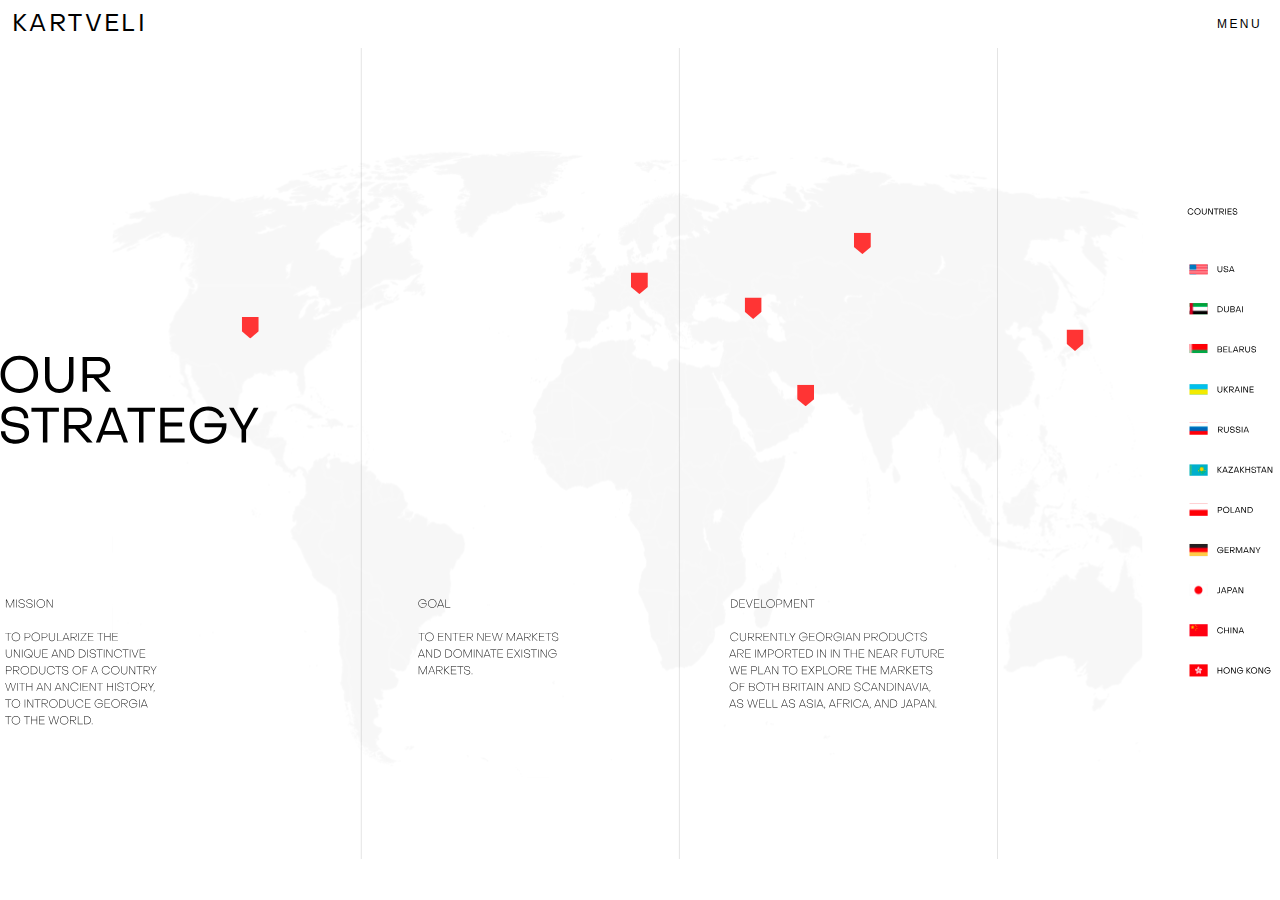
<file: strategy.html>
<!DOCTYPE html>
<html lang="en">
  <head>
    <meta charset="UTF-8" />
    <meta http-equiv="X-UA-Compatible" content="IE=edge" />
    <meta name="viewport" content="width=device-width, initial-scale=1.0" />
    <link rel="stylesheet" href="./css/main.css" />
    <title>Document</title>
  </head>
  <body>
    <header class="black">
      <div class="line">
        <a href="index.html"> <h1>KARTVELI</h1></a>
        <button id="nav">MENU</button>
      </div>
      <nav id="navbar">
        <ul>
          <li class="empty-li"></li>
          <li class="empty-li"></li>
          <li class="empty-li"></li>
          <li class="empty-li"></li>
          <li class="empty-li"></li>
          <li class="empty-li"></li>
          <li><a href="index.html">HOME</a></li>
          <li><a href="blog.html">BLOG</a></li>
          <li><a href="history.html">HISTORY</a></li>
          <li><a href="strategy.html">STRATEGY</a></li>
          <li><a href="brands.html">OUR BRANDS</a></li>
          <li><a href="estate.html">ESTATE</a></li>
        </ul>
        <div class="flex space-between nav-bottom align-center">
          <div class="flex align-center">
            <img src="./assets/images/instagram.svg" />
            <img src="./assets/images/twitter.svg" />
            <img src="./assets/images/facebook.svg" />
            <a href="#" class="pl-2">CONTACT</a>
          </div>
          <div>
            <a href="#">EN</a>
            <a href="#">GE</a>
          </div>
        </div>
      </nav>
    </header>

    <section class="container strategy"></section>
  </body>
  <script
    src="https://cdnjs.cloudflare.com/ajax/libs/jquery/3.6.0/jquery.min.js"
    integrity="sha512-894YE6QWD5I59HgZOGReFYm4dnWc1Qt5NtvYSaNcOP+u1T9qYdvdihz0PPSiiqn/+/3e7Jo4EaG7TubfWGUrMQ=="
    crossorigin="anonymous"
    referrerpolicy="no-referrer"
  ></script>
  <script src="./js/index.js"></script>
</html>
</file>
<file: css/main.css>
/* http://meyerweb.com/eric/tools/css/reset/ 
   v2.0 | 20110126
   License: none (public domain)
*/
html,
body,
div,
span,
applet,
object,
iframe,
h1,
h2,
h3,
h4,
h5,
h6,
p,
blockquote,
pre,
a,
abbr,
acronym,
address,
big,
cite,
code,
del,
dfn,
em,
img,
ins,
kbd,
q,
s,
samp,
small,
strike,
strong,
sub,
sup,
tt,
var,
b,
u,
i,
center,
dl,
dt,
dd,
ol,
ul,
li,
fieldset,
form,
label,
legend,
table,
caption,
tbody,
tfoot,
thead,
tr,
th,
td,
article,
aside,
canvas,
details,
embed,
figure,
figcaption,
footer,
header,
hgroup,
menu,
nav,
output,
ruby,
section,
summary,
time,
mark,
audio,
video {
  margin: 0;
  padding: 0;
  border: 0;
  font-size: 100%;
  font: inherit;
  vertical-align: baseline;
}

/* HTML5 display-role reset for older browsers */
article,
aside,
details,
figcaption,
figure,
footer,
header,
hgroup,
menu,
nav,
section {
  display: block;
}

body {
  line-height: 1;
}

ol,
ul {
  list-style: none;
}

blockquote,
q {
  quotes: none;
}

blockquote:before, blockquote:after {
  content: "";
  content: none;
}

q:before, q:after {
  content: "";
  content: none;
}

table {
  border-collapse: collapse;
  border-spacing: 0;
}

@font-face {
  font-family: "Object Sans Heavy Slanted";
  src: url("../assets/fonts/PPObjectSans-HeavySlanted.otf");
}

@font-face {
  font-family: "Object Sans Slanted";
  src: url("../assets/fonts/PPObjectSans-Slanted.otf");
}

@font-face {
  font-family: "Object Sans";
  src: url("../assets/fonts/PPObjectSans-Regular.otf");
}

@font-face {
  font-family: "Object Sans Heavy";
  src: url("../assets/fonts/PPObjectSans-Heavy.otf");
}

* {
  -webkit-box-sizing: border-box;
          box-sizing: border-box;
  text-decoration: none;
  scroll-behavior: smooth;
}

::-webkit-scrollbar {
  width: 0;
  /* Remove scrollbar space */
  background: transparent;
  /* Optional: just make scrollbar invisible */
}

/* Optional: show position indicator in red */
::-webkit-scrollbar-thumb {
  background: #ff0000;
}

@media only screen and (max-width: 768px) {
  .empty-li {
    display: none;
  }
}

.container {
  height: 100vh;
  width: 100vw;
  background-position: center;
  background-size: cover;
  display: -webkit-box;
  display: -ms-flexbox;
  display: flex;
  -webkit-box-align: center;
      -ms-flex-align: center;
          align-items: center;
  -webkit-box-pack: center;
      -ms-flex-pack: center;
          justify-content: center;
}

@media only screen and (max-width: 768px) {
  .container {
    height: auto;
    padding: 2em 1em;
  }
}

.quarter-container {
  height: 30vh;
  width: 100%;
  background-position: center;
  background-size: cover;
  display: -webkit-box;
  display: -ms-flexbox;
  display: flex;
  -webkit-box-align: center;
      -ms-flex-align: center;
          align-items: center;
  -webkit-box-pack: center;
      -ms-flex-pack: center;
          justify-content: center;
}

@media only screen and (max-width: 768px) {
  .quarter-container {
    height: -webkit-fill-available;
  }
}

.half-container {
  height: 70vh;
  width: 100%;
  background-position: center;
  background-size: cover;
  display: -webkit-box;
  display: -ms-flexbox;
  display: flex;
  -webkit-box-align: center;
      -ms-flex-align: center;
          align-items: center;
  -webkit-box-pack: center;
      -ms-flex-pack: center;
          justify-content: center;
}

@media only screen and (max-width: 768px) {
  .half-container {
    height: 30vh;
  }
}

.double-container {
  height: 150vh;
  width: 100%;
  background-position: center;
  background-size: cover;
  display: -webkit-box;
  display: -ms-flexbox;
  display: flex;
  -webkit-box-align: center;
      -ms-flex-align: center;
          align-items: center;
  -webkit-box-pack: center;
      -ms-flex-pack: center;
          justify-content: center;
}

@media only screen and (max-width: 768px) {
  .double-container {
    height: -webkit-fill-available;
  }
}

body {
  position: relative;
  font-family: "Object Sans";
  font-style: normal;
  font-weight: normal;
  letter-spacing: 0.2em;
  width: 100vw;
  overflow-x: hidden;
}

@media only screen and (max-width: 1366px) {
  body {
    font-size: 12px;
  }
}

.fixed-position {
  position: fixed;
  width: 100vw;
  height: 100vh;
}

.fixed-position header .line {
  background-color: transparent !important;
}

.fixed-position header .line h1 {
  color: #fff !important;
}

.fixed-position header .line button {
  color: #fff;
}

.flex {
  display: -webkit-box;
  display: -ms-flexbox;
  display: flex;
}

.column {
  -webkit-box-orient: vertical;
  -webkit-box-direction: normal;
      -ms-flex-direction: column;
          flex-direction: column;
}

.space-evenly {
  -webkit-box-pack: space-evenly;
      -ms-flex-pack: space-evenly;
          justify-content: space-evenly;
}

.align-center {
  -webkit-box-align: center;
      -ms-flex-align: center;
          align-items: center;
}

.space-between {
  -webkit-box-pack: justify;
      -ms-flex-pack: justify;
          justify-content: space-between;
}

.pt-5 {
  padding-top: 5em;
}

.pl-2 {
  padding-left: 2em;
}

header {
  z-index: 5;
  position: fixed;
  top: 0;
  width: 100%;
}

header.black .line {
  background-color: #fff;
}

header.black .line h1 {
  color: #000;
}

header.black button {
  color: #000;
}

header .line {
  position: absolute;
  width: 100%;
  padding: 1em;
  z-index: 5;
  display: -webkit-box;
  display: -ms-flexbox;
  display: flex;
  -webkit-box-pack: justify;
      -ms-flex-pack: justify;
          justify-content: space-between;
}

header .line h1 {
  font-size: 2em;
  color: #fff;
}

header button {
  font-size: 1em;
  letter-spacing: 0.2em;
  color: #fff;
  background: transparent;
  border: none;
  cursor: pointer;
}

header .close {
  z-index: 5;
}

header nav {
  display: none;
  padding: 0;
  margin: 0;
  position: fixed;
  height: 100vh;
  width: 100vw;
  background: #000;
  z-index: 4;
  position: relative;
}

@media only screen and (max-width: 768px) {
  header nav {
    height: 100vh;
  }
}

header nav ul {
  -webkit-box-flex: 1;
      -ms-flex: 1;
          flex: 1;
  width: 100%;
  height: 100%;
  display: -ms-grid;
  display: grid;
  -ms-grid-columns: (1fr)[6];
      grid-template-columns: repeat(6, 1fr);
  -ms-grid-rows: 1fr 1fr;
      grid-template-rows: 1fr 1fr;
}

@media only screen and (max-width: 768px) {
  header nav ul {
    -ms-grid-columns: 1fr;
        grid-template-columns: 1fr;
    height: auto;
    -ms-flex-item-align: center;
        -ms-grid-row-align: center;
        align-self: center;
  }
}

header nav ul li {
  border-right: 1px solid rgba(255, 255, 255, 0.1);
  border-bottom: 1px solid rgba(255, 255, 255, 0.1);
  text-align: center;
  padding-top: 5em;
  font-size: 1.6em;
}

@media only screen and (max-width: 768px) {
  header nav ul li {
    border: none;
    text-align: left;
    padding-left: 1em;
    padding-top: 2em;
  }
}

header nav ul li a {
  color: rgba(255, 255, 255, 0.5);
  text-decoration: none;
}

header nav ul li a:hover {
  color: #fff;
}

header .nav-bottom {
  padding: 1em;
  position: absolute;
  bottom: 0;
  width: 100%;
}

header .nav-bottom a {
  font-size: 1em;
  letter-spacing: 0.2em;
  color: #fff;
  background: transparent;
  border: none;
}

.primary-button {
  font-size: 1em;
  letter-spacing: 0.2em;
  color: #fff;
  background: transparent;
  border: none;
  cursor: pointer;
}

.sticky-bottom {
  color: #fff;
  position: fixed;
  bottom: 0;
  width: 100%;
  display: -webkit-box;
  display: -ms-flexbox;
  display: flex;
  -webkit-box-pack: justify;
      -ms-flex-pack: justify;
          justify-content: space-between;
  padding: 1em;
  z-index: 1;
}

.loading {
  height: 100vh;
  background-color: #000;
  display: -webkit-box;
  display: -ms-flexbox;
  display: flex;
  -webkit-box-pack: center;
      -ms-flex-pack: center;
          justify-content: center;
  -webkit-box-align: center;
      -ms-flex-align: center;
          align-items: center;
}

.loading h1 {
  color: #fff;
  font-size: 2.5em;
  font-family: "Object Sans";
  font-style: normal;
  line-height: 2.5em;
  letter-spacing: 0.2em;
  font-weight: 200;
}

.section-1 {
  background-image: url("../assets/images/main-background.png");
}

@media only screen and (max-width: 768px) {
  .section-1 {
    background-image: url("../assets/images/main-background-mobile.png");
  }
}

.section-1 p {
  width: 50vw;
  font-size: 6em;
  text-transform: uppercase;
  font-style: normal;
  font-weight: bold;
  color: #fff;
  padding-left: 20%;
}

@media only screen and (max-width: 768px) {
  .section-1 p {
    width: 80%;
    padding-left: 0;
    font-size: 3em;
    margin: auto;
  }
}

.section-2 {
  background-image: url("../assets/images/estates-background.png");
}

@media only screen and (max-width: 768px) {
  .section-2 {
    background-image: url("../assets/images/estates-background-mobile.png");
  }
}

.section-2 .center-box {
  -ms-flex-item-align: center;
      align-self: center;
  display: -webkit-box;
  display: -ms-flexbox;
  display: flex;
  -webkit-box-orient: vertical;
  -webkit-box-direction: normal;
      -ms-flex-direction: column;
          flex-direction: column;
}

.section-2 .center-box .main-header {
  font-size: 10em;
  text-transform: uppercase;
  font-style: normal;
  font-weight: bold;
  color: #fff;
}

@media only screen and (max-width: 768px) {
  .section-2 .center-box .main-header {
    font-size: 3em;
  }
}

.section-2 .center-box .italic-comment {
  font-size: 6em;
  text-transform: uppercase;
  font-style: italic;
  font-weight: bold;
  color: #fff;
  -ms-flex-item-align: end;
      align-self: flex-end;
}

@media only screen and (max-width: 768px) {
  .section-2 .center-box .italic-comment {
    font-size: 3em;
  }
}

@media only screen and (max-width: 768px) {
  .section-2 .center-box .mob-but {
    -webkit-box-orient: vertical;
    -webkit-box-direction: normal;
        -ms-flex-direction: column;
            flex-direction: column;
  }
  .section-2 .center-box .mob-but button {
    padding-top: 1em;
  }
}

.section-3 {
  background-image: url("../assets/images/brands-background.png");
}

@media only screen and (max-width: 768px) {
  .section-3 {
    background-image: url("../assets/images/brands-background-mobile.png");
  }
}

.section-3 .center-box {
  -ms-flex-item-align: center;
      align-self: center;
  display: -webkit-box;
  display: -ms-flexbox;
  display: flex;
  -webkit-box-orient: vertical;
  -webkit-box-direction: normal;
      -ms-flex-direction: column;
          flex-direction: column;
  width: 20vw;
}

@media only screen and (max-width: 768px) {
  .section-3 .center-box {
    width: 80%;
  }
}

.section-3 .center-box .main-header {
  font-size: 9em;
  text-transform: uppercase;
  font-style: normal;
  font-weight: bold;
  color: #fff;
  word-spacing: 100vw;
}

@media only screen and (max-width: 768px) {
  .section-3 .center-box .main-header {
    font-size: 3em;
  }
}

.section-4 {
  background-image: url("../assets/images/strategy-background.png");
}

@media only screen and (max-width: 768px) {
  .section-4 {
    background-image: url("../assets/images/strategy-background-mobile.png");
  }
}

.section-4 .center-box {
  -ms-flex-item-align: center;
      align-self: center;
  display: -webkit-box;
  display: -ms-flexbox;
  display: flex;
  -webkit-box-orient: vertical;
  -webkit-box-direction: normal;
      -ms-flex-direction: column;
          flex-direction: column;
  width: 50vw;
}

@media only screen and (max-width: 768px) {
  .section-4 .center-box {
    width: 80%;
  }
}

.section-4 .center-box .main-header {
  font-size: 9em;
  font-style: normal;
  font-weight: bold;
  color: #fff;
}

@media only screen and (max-width: 768px) {
  .section-4 .center-box .main-header {
    font-size: 3em;
  }
}

.brands {
  display: -ms-grid;
  display: grid;
  -ms-grid-columns: (1fr)[3];
      grid-template-columns: repeat(3, 1fr);
  grid-gap: 1em;
  padding: 6em 2em;
}

@media only screen and (max-width: 768px) {
  .brands {
    -ms-grid-columns: 1fr;
        grid-template-columns: 1fr;
  }
}

.brands .brand-container {
  position: relative;
}

.brands .brand-container .hover-effect {
  -webkit-transition: 0.5s ease;
  transition: 0.5s ease;
  opacity: 0;
  position: absolute;
  top: 50%;
  left: 50%;
  -webkit-transform: translate(-50%, -50%);
          transform: translate(-50%, -50%);
  -ms-transform: translate(-50%, -50%);
  text-align: center;
}

.brands .brand-container:hover img {
  opacity: 0.3;
}

.brands .brand-container:hover .hover-effect {
  opacity: 1;
}

.brands .text {
  background-color: #141414;
  color: #fff;
  padding: 1em 2em;
  cursor: pointer;
}

.brands a img {
  width: 100%;
  -webkit-transition: 0.5s ease;
  transition: 0.5s ease;
  -webkit-backface-visibility: hidden;
          backface-visibility: hidden;
}

.jimsher-1 {
  background-color: #141414;
  background-image: url("../assets/images/jimsher/1.png");
  position: relative;
  height: 100vh;
}

@media only screen and (max-width: 768px) {
  .jimsher-1 {
    height: -webkit-fill-available;
  }
}

.jimsher-1 .nav-secondary {
  display: -webkit-box;
  display: -ms-flexbox;
  display: flex;
  position: fixed;
  width: 55%;
  -webkit-box-pack: justify;
      -ms-flex-pack: justify;
          justify-content: space-between;
  padding: 2em 0;
  top: 0;
  z-index: 6;
}

@media only screen and (max-width: 768px) {
  .jimsher-1 .nav-secondary {
    width: 100%;
    padding: 1em;
    left: 0;
    top: 50%;
    -webkit-box-orient: vertical;
    -webkit-box-direction: normal;
        -ms-flex-direction: column;
            flex-direction: column;
    grid-gap: 2em;
    position: absolute;
    z-index: 999;
  }
}

.jimsher-1 .nav-secondary a {
  color: rgba(255, 255, 255, 0.5);
}

.jimsher-1 .nav-secondary a:hover {
  color: #fff;
}

.jimsher-1 h1 {
  font-size: 9em;
  position: absolute;
  left: 2rem;
  bottom: 2rem;
  color: #fff;
  letter-spacing: 0.2em;
}

@media only screen and (max-width: 768px) {
  .jimsher-1 h1 {
    font-size: 3em;
  }
}

.jimsher-2 {
  background-color: #141414;
  display: -ms-grid;
  display: grid;
  -ms-grid-columns: 1fr 1fr;
      grid-template-columns: 1fr 1fr;
}

@media only screen and (max-width: 768px) {
  .jimsher-2 {
    -ms-grid-columns: 1fr;
        grid-template-columns: 1fr;
  }
}

.jimsher-2 .text {
  width: 60%;
  color: #fff;
  text-transform: uppercase;
}

@media only screen and (max-width: 768px) {
  .jimsher-2 .text {
    width: 100%;
  }
}

.jimsher-3 {
  display: -ms-grid;
  display: grid;
  -ms-grid-columns: 1fr 1fr;
      grid-template-columns: 1fr 1fr;
}

.jimsher-3 .left {
  height: 100%;
  background-image: url("../assets/images/jimsher/2.png");
}

@media only screen and (max-width: 768px) {
  .jimsher-3 .left {
    background-size: cover;
    background-repeat: no-repeat;
  }
}

.jimsher-3 .right {
  height: 100%;
  background-image: url("../assets/images/jimsher/3.png");
}

@media only screen and (max-width: 768px) {
  .jimsher-3 .right {
    background-size: cover;
    background-repeat: no-repeat;
  }
}

.jimsher-4 {
  background-color: #141414;
}

.jimsher-4 p {
  font-size: 6em;
  text-transform: uppercase;
  width: 50%;
  color: #fff;
}

@media only screen and (max-width: 768px) {
  .jimsher-4 p {
    width: 100%;
    font-size: 3em;
    text-align: center;
  }
}

.jimsher-5 {
  display: -ms-grid;
  display: grid;
  -ms-grid-columns: 1fr 1fr;
      grid-template-columns: 1fr 1fr;
  background-color: #141414;
}

@media only screen and (max-width: 768px) {
  .jimsher-5 {
    -ms-grid-columns: 1fr;
        grid-template-columns: 1fr;
  }
}

.jimsher-5 .left {
  font-size: 1.5em;
  text-transform: uppercase;
  width: 50%;
  color: #fff;
  margin: auto;
}

@media only screen and (max-width: 768px) {
  .jimsher-5 .left {
    width: 100%;
    padding: 2em 0;
  }
}

.jimsher-5 .right img {
  width: 70%;
}

@media only screen and (max-width: 768px) {
  .jimsher-5 .right img {
    width: 100%;
  }
}

.jimsher-6 {
  background-color: #141414;
  background-image: url("../assets/images/jimsher/5.png");
}

@media only screen and (max-width: 768px) {
  .jimsher-6 {
    height: 30vh;
  }
}

.jimsher-7 {
  background-color: #141414;
  display: -webkit-box;
  display: -ms-flexbox;
  display: flex;
  -webkit-box-align: end;
      -ms-flex-align: end;
          align-items: flex-end;
}

@media only screen and (max-width: 768px) {
  .jimsher-7 {
    padding: 1em;
  }
}

.jimsher-7 .center-text {
  position: relative;
  display: -webkit-box;
  display: -ms-flexbox;
  display: flex;
  -webkit-box-pack: center;
      -ms-flex-pack: center;
          justify-content: center;
  -webkit-box-align: end;
      -ms-flex-align: end;
          align-items: flex-end;
  width: 60%;
}

@media only screen and (max-width: 768px) {
  .jimsher-7 .center-text {
    width: 100%;
    -webkit-box-align: start;
        -ms-flex-align: start;
            align-items: flex-start;
    -webkit-box-orient: vertical;
    -webkit-box-direction: normal;
        -ms-flex-direction: column;
            flex-direction: column;
  }
}

.jimsher-7 .center-text img {
  -ms-flex-item-align: end;
      align-self: flex-end;
  width: 100%;
}

.jimsher-7 .center-text .big {
  width: 50%;
  position: absolute;
  top: -2em;
  left: -3em;
  font-size: 6em;
  color: #fff;
  text-transform: uppercase;
}

@media only screen and (max-width: 768px) {
  .jimsher-7 .center-text .big {
    width: 100%;
    position: relative;
    font-size: 2em;
    top: auto;
    left: auto;
  }
}

.jimsher-7 .center-text .small {
  width: 22em;
  position: absolute;
  bottom: 2em;
  right: 2em;
  font-size: 1em;
  color: #fff;
  text-transform: uppercase;
}

.jimsher-8 {
  display: -ms-grid;
  display: grid;
  -ms-grid-columns: 1fr 1fr;
      grid-template-columns: 1fr 1fr;
  background-color: #141414;
}

@media only screen and (max-width: 768px) {
  .jimsher-8 {
    -ms-grid-columns: 1fr;
        grid-template-columns: 1fr;
    padding: 1em;
  }
}

.jimsher-8 .left {
  -ms-flex-item-align: center;
      -ms-grid-row-align: center;
      align-self: center;
}

.jimsher-8 .left p {
  font-size: 6em;
  text-transform: uppercase;
  width: 100%;
  color: #fff;
  margin: auto;
  text-align: right;
}

@media only screen and (max-width: 768px) {
  .jimsher-8 .left p {
    font-size: 2em;
    text-align: left;
  }
}

.jimsher-8 .right {
  -ms-flex-item-align: end;
      align-self: flex-end;
  padding-bottom: 2em;
}

.jimsher-8 .right p {
  font-size: 1.5em;
  text-transform: uppercase;
  width: 50%;
  color: #fff;
  margin: auto;
}

@media only screen and (max-width: 768px) {
  .jimsher-8 .right p {
    width: 100%;
  }
}

.jimsher-9 {
  background-color: #141414;
  background-image: url("../assets/images/jimsher/7.png");
}

@media only screen and (max-width: 768px) {
  .jimsher-9 {
    height: 30vh;
    padding: 1em;
  }
}

.jimsher-10 {
  display: -ms-grid;
  display: grid;
  -ms-grid-columns: 1fr 1fr;
      grid-template-columns: 1fr 1fr;
  background-color: #141414;
}

@media only screen and (max-width: 768px) {
  .jimsher-10 {
    -ms-grid-columns: 1fr;
        grid-template-columns: 1fr;
    padding: 1em;
  }
}

.jimsher-10 .right p {
  font-size: 6em;
  text-transform: uppercase;
  width: 70%;
  color: #fff;
  margin: auto;
}

@media only screen and (max-width: 768px) {
  .jimsher-10 .right p {
    width: 100%;
    font-size: 2em;
  }
}

.jimsher-11 {
  display: -ms-grid;
  display: grid;
  -ms-grid-columns: 7fr 3fr;
      grid-template-columns: 7fr 3fr;
  background-color: #141414;
  overflow: hidden;
}

@media only screen and (max-width: 768px) {
  .jimsher-11 {
    -ms-grid-columns: 1fr;
        grid-template-columns: 1fr;
    padding: 1em;
  }
}

.jimsher-11 .left {
  position: relative;
}

.jimsher-11 .left img {
  width: 100%;
  -o-object-fit: contain;
     object-fit: contain;
}

.jimsher-11 .left p {
  font-size: 1.5em;
  color: #fff;
  text-transform: uppercase;
  position: absolute;
  top: 50%;
  -webkit-transform: translateY(-50%);
          transform: translateY(-50%);
  left: 90%;
  width: 30%;
}

@media only screen and (max-width: 768px) {
  .jimsher-11 .left p {
    top: auto;
    position: relative;
    left: auto;
    width: 100%;
    -webkit-transform: none;
            transform: none;
  }
}

.blog-header {
  display: -webkit-box;
  display: -ms-flexbox;
  display: flex;
  -webkit-box-orient: vertical;
  -webkit-box-direction: normal;
      -ms-flex-direction: column;
          flex-direction: column;
  position: relative;
}

@media only screen and (max-width: 768px) {
  .blog-header {
    padding-top: 4rem;
  }
}

@media only screen and (max-width: 768px) {
  .blog-header .line {
    display: none;
  }
}

.blog-header h1 {
  font-size: 3em;
  padding-bottom: 0.5em;
}

.blog-header h2 {
  text-transform: uppercase;
  padding-top: 2em;
}

@media only screen and (max-width: 768px) {
  .blog-header h2 {
    display: none;
  }
}

.blog-header .blog-circle {
  right: 4em;
  position: absolute;
}

@media only screen and (max-width: 768px) {
  .blog-header .blog-circle {
    display: none;
  }
}

.blog {
  display: -ms-grid;
  display: grid;
  -ms-grid-columns: 1fr 2fr;
      grid-template-columns: 1fr 2fr;
  -webkit-box-align: start;
      -ms-flex-align: start;
          align-items: flex-start;
}

@media only screen and (max-width: 768px) {
  .blog {
    -ms-grid-columns: 1fr;
        grid-template-columns: 1fr;
    padding: 1em;
  }
}

.blog ul {
  padding-left: 2em;
}

@media only screen and (max-width: 768px) {
  .blog ul {
    display: none;
  }
}

.blog ul li {
  padding-bottom: 2em;
}

.blog ul li a {
  color: #000;
  -webkit-transition: 300ms all ease;
  transition: 300ms all ease;
}

.blog ul li a:hover {
  color: #ff0e0d;
}

.blog ul li.active {
  font-family: "Object Sans Heavy";
}

.blog .blogs-container {
  height: 100%;
  width: 100%;
  overflow-y: scroll;
  display: -webkit-box;
  display: -ms-flexbox;
  display: flex;
  -ms-flex-wrap: wrap;
      flex-wrap: wrap;
  grid-gap: 3em;
  /* Track */
  /* Handle */
  /* Handle on hover */
}

@media only screen and (max-width: 768px) {
  .blog .blogs-container .blogpost {
    width: 100%;
  }
}

.blog .blogs-container .blogpost img {
  width: 30vw;
}

@media only screen and (max-width: 768px) {
  .blog .blogs-container .blogpost img {
    width: 100%;
  }
}

.blog .blogs-container .blogpost:hover {
  -webkit-transition: 300ms all ease;
  transition: 300ms all ease;
  -webkit-transform: scale(1.01);
          transform: scale(1.01);
}

.blog .blogs-container .blogpost p {
  padding: 2em 0;
  font-size: 1.5em;
  text-transform: uppercase;
  color: #000;
}

@media only screen and (max-width: 768px) {
  .blog .blogs-container .blogpost p {
    text-align: center;
  }
}

.blog .blogs-container::-webkit-scrollbar {
  width: 1px;
}

.blog .blogs-container::-webkit-scrollbar-track {
  background: transparent;
}

.blog .blogs-container::-webkit-scrollbar-thumb {
  background: #000;
}

.blog .blogs-container::-webkit-scrollbar-thumb:hover {
  background: rgba(0, 0, 0, 0.5);
}

.blogpost-container {
  width: 70vw;
}

@media only screen and (max-width: 768px) {
  .blogpost-container {
    width: 100%;
    padding: 1em;
  }
}

.blogpost-header {
  display: -webkit-box;
  display: -ms-flexbox;
  display: flex;
  -webkit-box-orient: vertical;
  -webkit-box-direction: normal;
      -ms-flex-direction: column;
          flex-direction: column;
  position: relative;
}

.blogpost-header h1 {
  font-size: 3em;
  padding: 0.5em 0;
  text-transform: uppercase;
}

@media only screen and (max-width: 768px) {
  .blogpost-header h1 {
    text-align: center;
    padding: 2rem 0;
  }
}

.blogpost-header h2 {
  text-transform: uppercase;
  padding-top: 2em;
}

.blogpost-header p {
  text-transform: uppercase;
}

.blogpost-1 {
  margin: auto;
}

.blogpost-1 img {
  width: 100%;
}

.blogpost-2 {
  display: -webkit-box;
  display: -ms-flexbox;
  display: flex;
  -webkit-box-orient: vertical;
  -webkit-box-direction: normal;
      -ms-flex-direction: column;
          flex-direction: column;
  width: 40%;
  -webkit-box-pack: start;
      -ms-flex-pack: start;
          justify-content: flex-start;
  -webkit-box-align: start;
      -ms-flex-align: start;
          align-items: flex-start;
  margin: auto;
}

.blogpost-2 p {
  padding-top: 2em;
}

@media only screen and (max-width: 768px) {
  .blogpost-2 {
    width: 100%;
    padding: 0 1em;
  }
}

.blogpost-3 {
  display: -ms-grid;
  display: grid;
  -ms-grid-columns: 1fr 1fr;
      grid-template-columns: 1fr 1fr;
  width: 80%;
  margin: auto;
}

@media only screen and (max-width: 768px) {
  .blogpost-3 {
    -ms-grid-columns: 1fr;
        grid-template-columns: 1fr;
    width: 100%;
    padding: 0 1em;
  }
}

.blogpost-3 .left {
  display: -webkit-box;
  display: -ms-flexbox;
  display: flex;
  width: 100%;
  -webkit-box-pack: center;
      -ms-flex-pack: center;
          justify-content: center;
}

.blogpost-3 .left p {
  width: 50%;
}

@media only screen and (max-width: 768px) {
  .blogpost-3 .left p {
    width: 100%;
  }
}

.blogpost-3 .right img {
  width: 100%;
}

.blogpost-4 {
  display: -webkit-box;
  display: -ms-flexbox;
  display: flex;
  -webkit-box-orient: vertical;
  -webkit-box-direction: normal;
      -ms-flex-direction: column;
          flex-direction: column;
  width: 40%;
  -webkit-box-pack: center;
      -ms-flex-pack: center;
          justify-content: center;
  -webkit-box-align: start;
      -ms-flex-align: start;
          align-items: flex-start;
  margin: auto;
}

@media only screen and (max-width: 768px) {
  .blogpost-4 {
    width: 100%;
    padding: 0 1em;
  }
}

.blogpost-4 p {
  padding-top: 2em;
}

.blogpost-5 {
  display: -ms-grid;
  display: grid;
  -ms-grid-columns: 1fr 1fr;
      grid-template-columns: 1fr 1fr;
  width: 80%;
  grid-gap: 1em;
  margin: auto;
}

@media only screen and (max-width: 768px) {
  .blogpost-5 {
    -ms-grid-columns: 1fr;
        grid-template-columns: 1fr;
    width: 100%;
    padding: 0 1em;
  }
}

.blogpost-5 .left img {
  width: 100%;
}

.blogpost-5 .right img {
  width: 100%;
}

.strategy {
  background-image: url("../assets/images/strategy/map.svg");
  background-size: contain;
  background-repeat: no-repeat;
}

@media only screen and (max-width: 768px) {
  .strategy {
    background-image: url("../assets/images/strategy/map-mobile.svg");
  }
}

.contact {
  display: -ms-grid;
  display: grid;
  -ms-grid-columns: 6fr 4fr;
      grid-template-columns: 6fr 4fr;
}

@media only screen and (max-width: 768px) {
  .contact {
    -ms-grid-columns: 1fr;
        grid-template-columns: 1fr;
  }
}

.contact .left {
  display: -ms-grid;
  display: grid;
  -ms-grid-columns: 1fr 1fr;
      grid-template-columns: 1fr 1fr;
  -webkit-box-orient: vertical;
  -webkit-box-direction: normal;
      -ms-flex-direction: column;
          flex-direction: column;
  -webkit-box-align: center;
      -ms-flex-align: center;
          align-items: center;
  -webkit-box-pack: center;
      -ms-flex-pack: center;
          justify-content: center;
  height: 100%;
}

@media only screen and (max-width: 768px) {
  .contact .left {
    -ms-grid-columns: 1fr;
        grid-template-columns: 1fr;
    padding-top: 5em;
    padding-left: 1em;
  }
}

.contact .left h1 {
  color: #000;
  font-size: 4em;
}

@media only screen and (max-width: 768px) {
  .contact .left h1 {
    padding-bottom: 0.5em;
    font-size: 2em;
  }
}

@media only screen and (max-width: 768px) {
  .contact .left .empty {
    display: none;
  }
}

.contact .left .topleft {
  -ms-flex-item-align: end;
      align-self: flex-end;
  justify-self: flex-end;
}

@media only screen and (max-width: 768px) {
  .contact .left .topleft {
    -ms-flex-item-align: start;
        align-self: flex-start;
    justify-self: flex-start;
    padding-bottom: 2em;
  }
}

.contact .left .bottomleft {
  justify-self: flex-end;
}

@media only screen and (max-width: 768px) {
  .contact .left .bottomleft {
    justify-self: flex-start;
    padding-bottom: 2em;
  }
}

.contact .left .bottomright {
  -ms-grid-column-align: center;
      justify-self: center;
}

@media only screen and (max-width: 768px) {
  .contact .left .bottomright {
    justify-self: flex-start;
  }
}

.contact .right {
  height: 100%;
  cursor: pointer;
  background-image: url("../assets/images/contact/map.svg");
  background-position: center;
}

@media only screen and (max-width: 768px) {
  .contact .right {
    height: 50vh;
  }
}

.history-1 {
  display: -webkit-box;
  display: -ms-flexbox;
  display: flex;
  -webkit-box-orient: vertical;
  -webkit-box-direction: normal;
      -ms-flex-direction: column;
          flex-direction: column;
}

.history-1 h1 {
  padding-bottom: 6em;
}

.history-1 img {
  padding-bottom: 8em;
}

.history-1 p {
  width: 40%;
  text-align: center;
  line-height: 2em;
}

@media only screen and (max-width: 768px) {
  .history-1 p {
    width: 100%;
    padding: 0 1em;
  }
}

.history-2 {
  background: #000;
}

.history-3 {
  display: -ms-grid;
  display: grid;
  -ms-grid-columns: 1fr 1fr;
      grid-template-columns: 1fr 1fr;
}

@media only screen and (max-width: 768px) {
  .history-3 {
    -ms-grid-columns: 1fr;
        grid-template-columns: 1fr;
  }
}

.history-3 .left {
  -ms-flex-item-align: center;
      -ms-grid-row-align: center;
      align-self: center;
  justify-self: flex-end;
}

.history-3 .left img {
  width: 80%;
}

@media only screen and (max-width: 768px) {
  .history-3 .left img {
    width: 100%;
  }
}

.history-3 .right {
  width: 50%;
  padding-left: 5em;
}

.history-3 .right p {
  line-height: 1.5em;
}

.history-4 {
  display: -ms-grid;
  display: grid;
  -ms-grid-columns: 1fr 1fr;
      grid-template-columns: 1fr 1fr;
}

@media only screen and (max-width: 768px) {
  .history-4 {
    -ms-grid-columns: 1fr;
        grid-template-columns: 1fr;
  }
}

.history-4 .right {
  justify-self: flex-start;
  -ms-flex-item-align: center;
      -ms-grid-row-align: center;
      align-self: center;
}

.history-4 .right img {
  width: 80%;
}

@media only screen and (max-width: 768px) {
  .history-4 .right img {
    width: 100%;
  }
}

.history-4 .left {
  justify-self: flex-end;
  width: 50%;
  padding-right: 5em;
}

@media only screen and (max-width: 768px) {
  .history-4 .left {
    width: 100%;
    padding: 0;
  }
}

.history-4 .left p {
  line-height: 1.5em;
  padding-bottom: 1em;
}

.history-5 {
  background-image: url("../assets/images/history/6.png");
}

.history-6 h2 {
  text-transform: uppercase;
}

.history-7 {
  background-image: url("../assets/images/history/7.png");
  position: relative;
}

.history-7 h3 {
  position: absolute;
  bottom: 45em;
  left: 6em;
  width: 25%;
  color: #fff;
  text-transform: uppercase;
}

.history-7 p {
  position: absolute;
  width: 42%;
  bottom: 5em;
  right: 6em;
  color: #fff;
  line-height: 1.5em;
  text-transform: uppercase;
}

.history-8 {
  background-image: url("../assets/images/history/8.png");
  position: relative;
}

.history-10 {
  display: -ms-grid;
  display: grid;
  -ms-grid-columns: 1fr 1fr;
      grid-template-columns: 1fr 1fr;
}

@media only screen and (max-width: 768px) {
  .history-10 {
    -ms-grid-columns: 1fr;
        grid-template-columns: 1fr;
  }
}

.history-10 p {
  width: 50%;
  text-transform: uppercase;
}

.history-10 .left {
  display: -webkit-box;
  display: -ms-flexbox;
  display: flex;
  -webkit-box-pack: end;
      -ms-flex-pack: end;
          justify-content: flex-end;
}

.history-11 {
  background-image: url("../assets/images/history/9.png");
  position: relative;
}

.estate {
  overflow: hidden;
  background-color: #000;
  background-image: url("../assets/images/estate/background.png");
  background-size: contain;
  background-repeat: no-repeat;
  padding: 0;
  margin: 0;
  height: 100vh;
  width: 100vw;
  position: relative;
}

@media only screen and (max-width: 768px) {
  .estate {
    height: 100vh;
    background-size: cover;
    background-image: url("../assets/images/estate/background-mobile.png");
  }
}

.estate .modal {
  display: none;
  z-index: 999;
  position: absolute;
  right: 0;
  width: 40vw;
  height: 100vh;
  background-color: #fff;
  color: #000;
  -webkit-box-orient: vertical;
  -webkit-box-direction: normal;
      -ms-flex-direction: column;
          flex-direction: column;
}

@media only screen and (max-width: 768px) {
  .estate .modal {
    width: 100%;
  }
}

.estate .modal #museumclose {
  position: absolute;
  right: 1em;
  top: 1em;
  cursor: pointer;
}

.estate .modal .cont {
  /* Track */
  /* Handle */
  /* Handle on hover */
  -ms-flex-item-align: end;
      align-self: flex-end;
  overflow-y: scroll;
  height: 90%;
  width: 95%;
  display: -webkit-box;
  display: -ms-flexbox;
  display: flex;
  -webkit-box-orient: vertical;
  -webkit-box-direction: normal;
      -ms-flex-direction: column;
          flex-direction: column;
  -webkit-box-align: center;
      -ms-flex-align: center;
          align-items: center;
  margin: auto;
  padding: 4em 8em;
}

.estate .modal .cont::-webkit-scrollbar {
  width: 1px;
}

.estate .modal .cont::-webkit-scrollbar-track {
  background: transparent;
}

.estate .modal .cont::-webkit-scrollbar-thumb {
  background: #000;
}

.estate .modal .cont::-webkit-scrollbar-thumb:hover {
  background: rgba(0, 0, 0, 0.5);
}

@media only screen and (max-width: 768px) {
  .estate .modal .cont {
    padding: 1rem;
  }
}

.estate .modal .cont h2 {
  font-size: 2.5em;
  padding-bottom: 1em;
}

.estate .modal .cont img {
  width: 50%;
}

.estate .modal .cont p {
  padding-top: 2em;
}

.estate .modal .cont .tt {
  padding-bottom: 3em;
}

.estate .categories {
  position: absolute;
  left: 0;
}

@media only screen and (max-width: 768px) {
  .estate .categories {
    display: none;
  }
}

.estate .categories ul {
  margin-left: 1em;
}

.estate .categories ul li {
  padding: 1em 0;
}

.estate .categories ul li a {
  color: #fff;
}

.estate .emptyul {
  -webkit-box-flex: 1;
      -ms-flex: 1;
          flex: 1;
  width: 100%;
  height: 100%;
  display: -ms-grid;
  display: grid;
  -ms-grid-columns: 3fr 4fr 6fr 3fr 3fr;
      grid-template-columns: 3fr 4fr 6fr 3fr 3fr;
  -ms-grid-rows: 1fr 1fr;
      grid-template-rows: 1fr 1fr;
}

@media only screen and (max-width: 768px) {
  .estate .emptyul {
    -ms-grid-columns: 1fr;
        grid-template-columns: 1fr;
    height: auto;
    -ms-flex-item-align: center;
        -ms-grid-row-align: center;
        align-self: center;
  }
}

.estate .emptyul .empty {
  display: -webkit-box;
  display: -ms-flexbox;
  display: flex;
  width: 100%;
  border-right: 1px solid rgba(255, 255, 255, 0.1);
  border-bottom: 1px solid rgba(255, 255, 255, 0.1);
  text-align: center;
  -webkit-box-pack: end;
      -ms-flex-pack: end;
          justify-content: flex-end;
  font-size: 1.6em;
  position: relative;
}

@media only screen and (max-width: 768px) {
  .estate .emptyul .empty {
    -webkit-box-pack: center;
        -ms-flex-pack: center;
            justify-content: center;
  }
}

.estate .emptyul .empty .museum {
  color: #fff;
  -ms-flex-item-align: end;
      align-self: flex-end;
  font-size: 3em;
  text-align: right;
  position: absolute;
  left: 2em;
  cursor: pointer;
  color: rgba(255, 255, 255, 0.15);
  -webkit-transition: 300ms all ease;
  transition: 300ms all ease;
}

.estate .emptyul .empty .museum:hover {
  color: #fff;
}

@media only screen and (max-width: 768px) {
  .estate .emptyul .empty .museum {
    position: relative;
    left: auto;
    text-align: center;
  }
}

.estate .emptyul .empty .guria {
  color: #fff;
  -ms-flex-item-align: end;
      align-self: flex-end;
  font-size: 3em;
  text-align: right;
  position: absolute;
  left: 0;
  cursor: pointer;
  color: rgba(255, 255, 255, 0.15);
  -webkit-transition: 300ms all ease;
  transition: 300ms all ease;
}

.estate .emptyul .empty .guria:hover {
  color: #fff;
}

@media only screen and (max-width: 768px) {
  .estate .emptyul .empty .guria {
    -webkit-box-pack: center;
        -ms-flex-pack: center;
            justify-content: center;
    position: relative;
    left: auto;
    text-align: center;
  }
}

.estate .emptyul .empty .kakheti {
  color: #fff;
  -ms-flex-item-align: end;
      align-self: flex-end;
  font-size: 3em;
  text-align: right;
  position: absolute;
  right: 1em;
  top: 50%;
  cursor: pointer;
  color: rgba(255, 255, 255, 0.15);
  -webkit-transition: 300ms all ease;
  transition: 300ms all ease;
}

.estate .emptyul .empty .kakheti:hover {
  color: #fff;
}

@media only screen and (max-width: 768px) {
  .estate .emptyul .empty .kakheti {
    -ms-flex-item-align: center;
        -ms-grid-row-align: center;
        align-self: center;
    position: relative;
    right: auto;
    top: auto;
  }
}

@media only screen and (max-width: 768px) {
  .estate .emptyul .empty {
    border: none;
    text-align: left;
    padding: 1em;
    padding-top: 2em;
  }
}

.estate .emptyul .empty a {
  color: rgba(255, 255, 255, 0.5);
  text-decoration: none;
}

.estate .emptyul .empty a:hover {
  color: #fff;
}
/*# sourceMappingURL=main.css.map */
</file>
